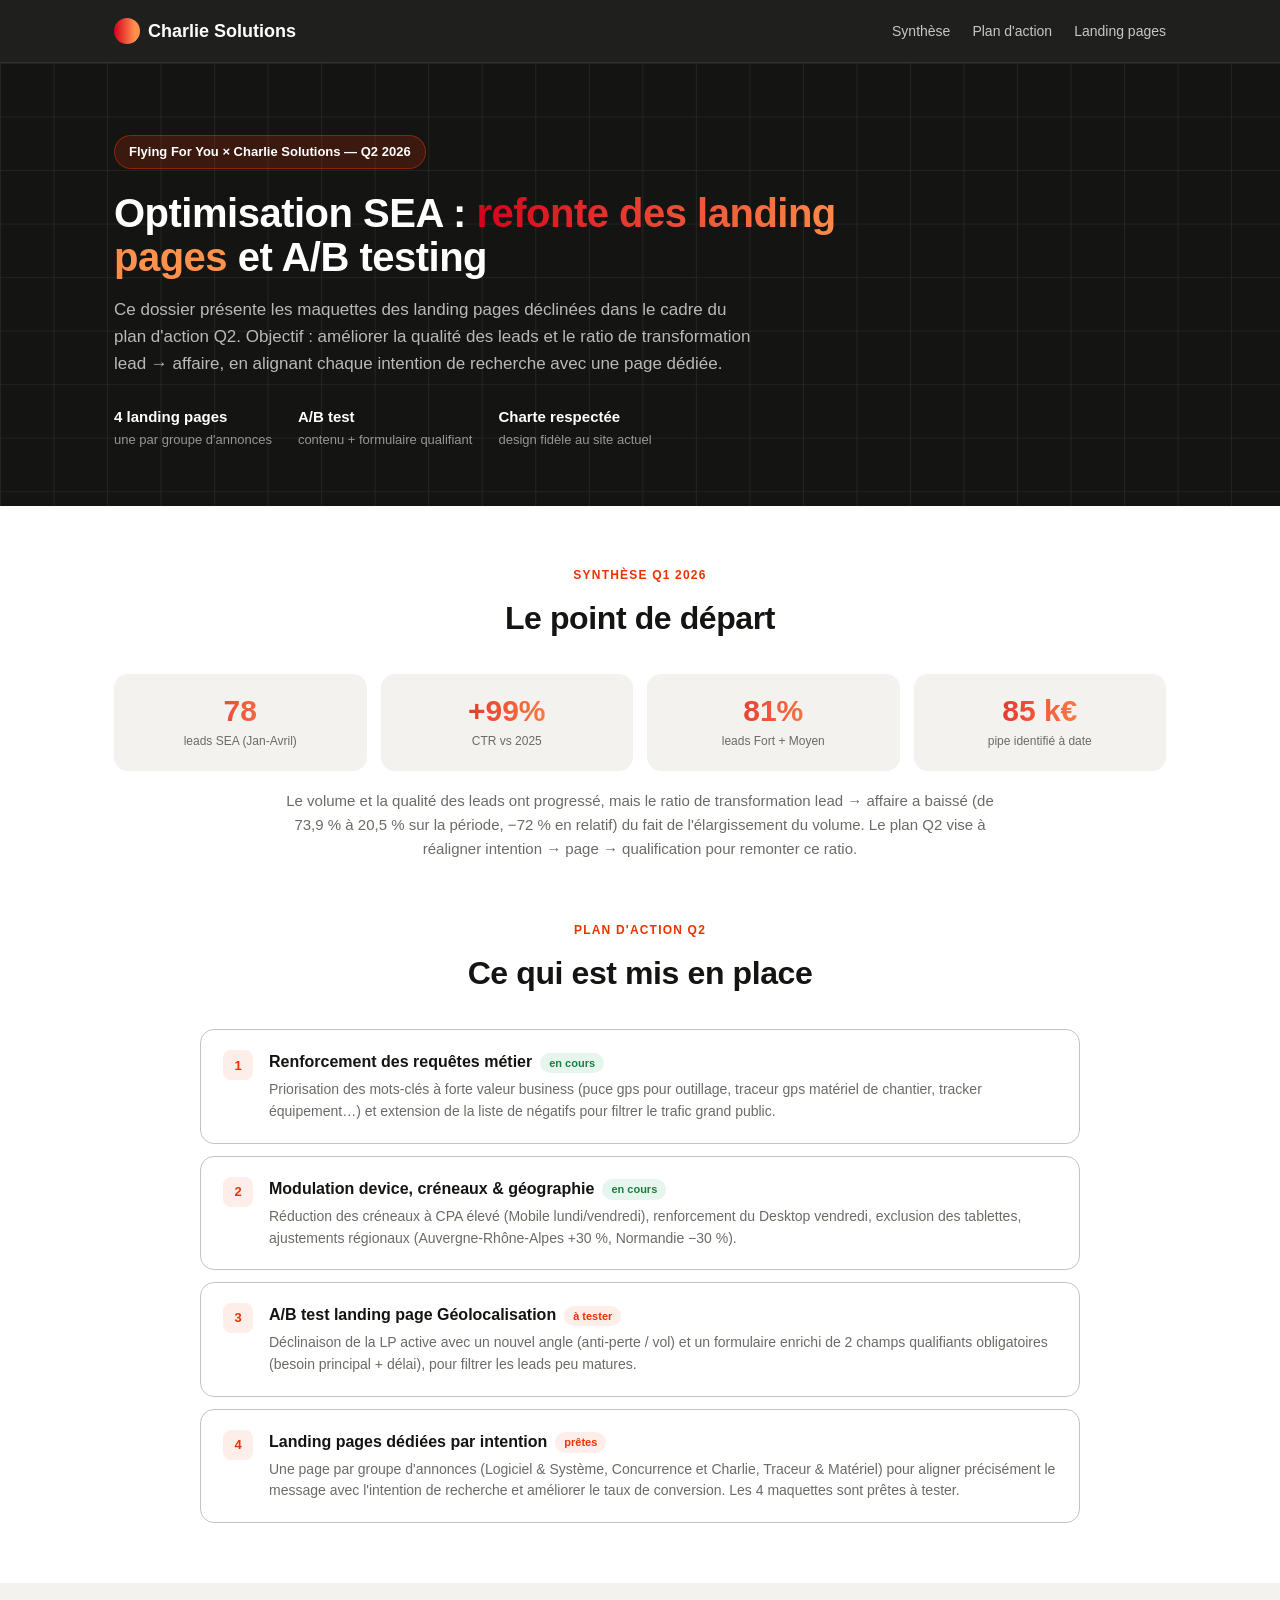
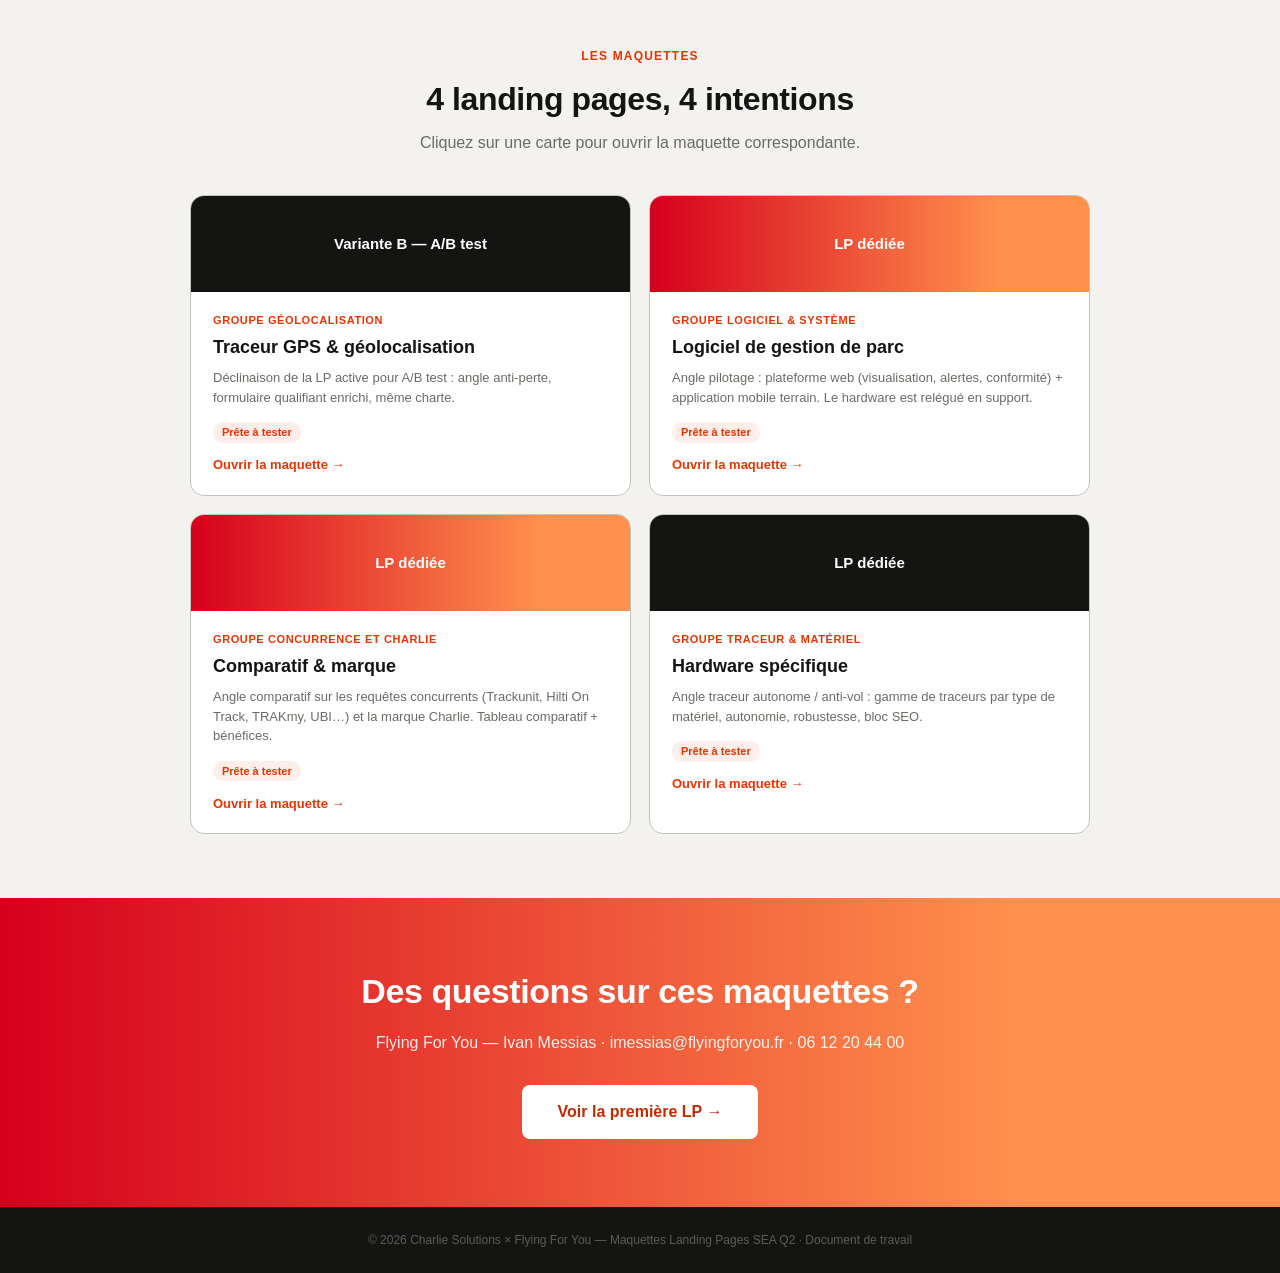
<file: index.html>
<!DOCTYPE html>
<html lang="fr">
<head>
<meta charset="UTF-8">
<meta name="viewport" content="width=device-width, initial-scale=1.0">
<title>Charlie Solutions — Maquettes Landing Pages SEA | Flying For You</title>
<link rel="stylesheet" href="assets/styles.css">
<style>
.intro{padding:72px 0 56px;background:var(--noir);color:#fff;position:relative;overflow:hidden}
.intro .vbg{position:absolute;inset:0;opacity:.12}
.intro .wrap{position:relative;z-index:2}
.intro .eyebrow{display:inline-flex;align-items:center;gap:7px;background:rgba(235,51,0,.18);border:1px solid rgba(235,51,0,.45);color:#fff;font-size:13px;font-weight:600;padding:6px 14px;border-radius:100px;margin-bottom:22px}
.intro h1{font-size:40px;font-weight:700;letter-spacing:-.5px;line-height:1.12;max-width:760px;margin-bottom:16px}
.intro h1 .hl{background:var(--grad);-webkit-background-clip:text;background-clip:text;-webkit-text-fill-color:transparent}
.intro p{font-size:17px;color:rgba(255,255,255,.7);max-width:640px;line-height:1.6}
.intro .meta{display:flex;gap:26px;flex-wrap:wrap;margin-top:28px}
.intro .meta div{font-size:13px;color:rgba(255,255,255,.55)}
.intro .meta strong{display:block;color:#fff;font-size:15px;font-weight:600;margin-bottom:2px}

.recap{padding:60px 0}
.recap-grid{display:grid;grid-template-columns:repeat(4,1fr);gap:14px;margin-bottom:14px}
.kpi{background:var(--g100);border-radius:var(--rl);padding:22px 18px;text-align:center}
.kpi .n{font-size:30px;font-weight:700;background:var(--grad);-webkit-background-clip:text;background-clip:text;-webkit-text-fill-color:transparent;line-height:1}
.kpi .l{font-size:12px;color:var(--g500);margin-top:7px;line-height:1.4}

.actions{padding:0 0 60px}
.act-list{display:flex;flex-direction:column;gap:12px;max-width:880px;margin:0 auto}
.act{display:flex;gap:16px;align-items:flex-start;background:#fff;border:1px solid var(--g300);border-radius:var(--rl);padding:20px 22px}
.act .badge{flex-shrink:0;width:30px;height:30px;border-radius:8px;background:var(--or-l);color:var(--or);font-weight:700;font-size:13px;display:flex;align-items:center;justify-content:center}
.act h3{font-size:16px;font-weight:700;margin-bottom:5px}
.act p{font-size:14px;color:var(--g500);line-height:1.55}
.act .tag{display:inline-block;font-size:11px;font-weight:600;padding:2px 9px;border-radius:100px;margin-left:8px;vertical-align:middle}
.tag-on{background:#e7f6ec;color:#1a7f43}
.tag-test{background:var(--or-l);color:var(--or)}
.tag-soon{background:var(--g100);color:var(--g500)}

.lps{padding:64px 0;background:var(--g100)}
.lp-tabs{display:grid;grid-template-columns:repeat(2,1fr);gap:18px;max-width:900px;margin:0 auto}
.lp-tab{background:#fff;border:1px solid var(--g300);border-radius:var(--rl);overflow:hidden;text-decoration:none;color:inherit;transition:transform .2s,box-shadow .2s;display:flex;flex-direction:column}
.lp-tab:hover{transform:translateY(-4px);box-shadow:var(--shadow)}
.lp-tab .head{height:96px;display:flex;align-items:center;justify-content:center;position:relative}
.lp-tab .head.h1{background:var(--noir)}
.lp-tab .head.h2{background:var(--grad)}
.lp-tab .head.h3{background:var(--g700)}
.lp-tab .head.h4{background:var(--g700)}
.lp-tab .head span{color:#fff;font-weight:700;font-size:15px}
.lp-tab .body{padding:20px 22px;flex:1}
.lp-tab .grp{font-size:11px;font-weight:700;color:var(--or);text-transform:uppercase;letter-spacing:.6px;margin-bottom:6px}
.lp-tab h3{font-size:18px;font-weight:700;margin-bottom:7px}
.lp-tab p{font-size:13px;color:var(--g500);line-height:1.5;margin-bottom:12px}
.lp-tab .go{font-size:13px;font-weight:600;color:var(--or)}
.st{display:inline-block;font-size:11px;font-weight:600;padding:2px 9px;border-radius:100px}
@media(max-width:900px){.recap-grid{grid-template-columns:repeat(2,1fr)}.lp-tabs{grid-template-columns:1fr}.intro h1{font-size:30px}}
</style>
</head>
<body>

<nav class="nav">
  <div class="nav-i">
    <a href="index.html" class="logo"><span class="logo-dot"></span>Charlie Solutions</a>
    <div class="nav-links">
      <a href="#recap">Synthèse</a>
      <a href="#actions">Plan d'action</a>
      <a href="#lps">Landing pages</a>
    </div>
  </div>
</nav>

<!-- INTRO -->
<section class="intro">
  <div class="vbg"><svg viewBox="0 0 1100 400" preserveAspectRatio="xMidYMid slice" xmlns="http://www.w3.org/2000/svg"><defs><pattern id="gi" width="46" height="46" patternUnits="userSpaceOnUse"><path d="M46 0H0V46" fill="none" stroke="#fff" stroke-width="1"/></pattern></defs><rect width="1100" height="400" fill="url(#gi)"/></svg></div>
  <div class="wrap">
    <div class="eyebrow">Flying For You × Charlie Solutions — Q2 2026</div>
    <h1>Optimisation SEA : <span class="hl">refonte des landing pages</span> et A/B testing</h1>
    <p>Ce dossier présente les maquettes des landing pages déclinées dans le cadre du plan d'action Q2. Objectif : améliorer la qualité des leads et le ratio de transformation lead → affaire, en alignant chaque intention de recherche avec une page dédiée.</p>
    <div class="meta">
      <div><strong>4 landing pages</strong>une par groupe d'annonces</div>
      <div><strong>A/B test</strong>contenu + formulaire qualifiant</div>
      <div><strong>Charte respectée</strong>design fidèle au site actuel</div>
    </div>
  </div>
</section>

<!-- RECAP -->
<section class="recap" id="recap">
  <div class="wrap">
    <p class="sec-tag">Synthèse Q1 2026</p>
    <h2 class="sec-h2" style="margin-bottom:32px">Le point de départ</h2>
    <div class="recap-grid">
      <div class="kpi"><div class="n">78</div><div class="l">leads SEA (Jan-Avril)</div></div>
      <div class="kpi"><div class="n">+99%</div><div class="l">CTR vs 2025</div></div>
      <div class="kpi"><div class="n">81%</div><div class="l">leads Fort + Moyen</div></div>
      <div class="kpi"><div class="n">85 k€</div><div class="l">pipe identifié à date</div></div>
    </div>
    <p style="text-align:center;color:var(--g500);font-size:15px;max-width:720px;margin:18px auto 0;line-height:1.6">Le volume et la qualité des leads ont progressé, mais le ratio de transformation lead → affaire a baissé (de 73,9 % à 20,5 % sur la période, −72 % en relatif) du fait de l'élargissement du volume. Le plan Q2 vise à réaligner intention → page → qualification pour remonter ce ratio.</p>
  </div>
</section>

<!-- ACTIONS -->
<section class="actions" id="actions">
  <div class="wrap">
    <p class="sec-tag">Plan d'action Q2</p>
    <h2 class="sec-h2" style="margin-bottom:32px">Ce qui est mis en place</h2>
    <div class="act-list">
      <div class="act"><div class="badge">1</div><div><h3>Renforcement des requêtes métier<span class="tag tag-on">en cours</span></h3><p>Priorisation des mots-clés à forte valeur business (puce gps pour outillage, traceur gps matériel de chantier, tracker équipement…) et extension de la liste de négatifs pour filtrer le trafic grand public.</p></div></div>
      <div class="act"><div class="badge">2</div><div><h3>Modulation device, créneaux &amp; géographie<span class="tag tag-on">en cours</span></h3><p>Réduction des créneaux à CPA élevé (Mobile lundi/vendredi), renforcement du Desktop vendredi, exclusion des tablettes, ajustements régionaux (Auvergne-Rhône-Alpes +30 %, Normandie −30 %).</p></div></div>
      <div class="act"><div class="badge">3</div><div><h3>A/B test landing page Géolocalisation<span class="tag tag-test">à tester</span></h3><p>Déclinaison de la LP active avec un nouvel angle (anti-perte / vol) et un formulaire enrichi de 2 champs qualifiants obligatoires (besoin principal + délai), pour filtrer les leads peu matures.</p></div></div>
      <div class="act"><div class="badge">4</div><div><h3>Landing pages dédiées par intention<span class="tag tag-test">prêtes</span></h3><p>Une page par groupe d'annonces (Logiciel &amp; Système, Concurrence et Charlie, Traceur &amp; Matériel) pour aligner précisément le message avec l'intention de recherche et améliorer le taux de conversion. Les 4 maquettes sont prêtes à tester.</p></div></div>
    </div>
  </div>
</section>

<!-- LANDING PAGES -->
<section class="lps" id="lps">
  <div class="wrap">
    <p class="sec-tag">Les maquettes</p>
    <h2 class="sec-h2" style="margin-bottom:8px">4 landing pages, 4 intentions</h2>
    <p class="sec-intro">Cliquez sur une carte pour ouvrir la maquette correspondante.</p>
    <div class="lp-tabs">
      <a class="lp-tab" href="geolocalisation.html" target="_blank" rel="noopener">
        <div class="head h1"><span>Variante B — A/B test</span></div>
        <div class="body">
          <div class="grp">Groupe Géolocalisation</div>
          <h3>Traceur GPS &amp; géolocalisation</h3>
          <p>Déclinaison de la LP active pour A/B test : angle anti-perte, formulaire qualifiant enrichi, même charte.</p>
          <span class="st tag-test">Prête à tester</span>
          <div class="go" style="margin-top:12px">Ouvrir la maquette →</div>
        </div>
      </a>
      <a class="lp-tab" href="logiciel.html" target="_blank" rel="noopener">
        <div class="head h2"><span>LP dédiée</span></div>
        <div class="body">
          <div class="grp">Groupe Logiciel &amp; Système</div>
          <h3>Logiciel de gestion de parc</h3>
          <p>Angle pilotage : plateforme web (visualisation, alertes, conformité) + application mobile terrain. Le hardware est relégué en support.</p>
          <span class="st tag-test">Prête à tester</span>
          <div class="go" style="margin-top:12px">Ouvrir la maquette →</div>
        </div>
      </a>
      <a class="lp-tab" href="concurrence.html" target="_blank" rel="noopener">
        <div class="head h2"><span>LP dédiée</span></div>
        <div class="body">
          <div class="grp">Groupe Concurrence et Charlie</div>
          <h3>Comparatif &amp; marque</h3>
          <p>Angle comparatif sur les requêtes concurrents (Trackunit, Hilti On Track, TRAKmy, UBI…) et la marque Charlie. Tableau comparatif + bénéfices.</p>
          <span class="st tag-test">Prête à tester</span>
          <div class="go" style="margin-top:12px">Ouvrir la maquette →</div>
        </div>
      </a>
      <a class="lp-tab" href="traceur-materiel.html" target="_blank" rel="noopener">
        <div class="head h1"><span>LP dédiée</span></div>
        <div class="body">
          <div class="grp">Groupe Traceur &amp; Matériel</div>
          <h3>Hardware spécifique</h3>
          <p>Angle traceur autonome / anti-vol : gamme de traceurs par type de matériel, autonomie, robustesse, bloc SEO.</p>
          <span class="st tag-test">Prête à tester</span>
          <div class="go" style="margin-top:12px">Ouvrir la maquette →</div>
        </div>
      </a>
    </div>
  </div>
</section>

<!-- CTA -->
<section class="cta">
  <div class="wrap">
    <h2>Des questions sur ces maquettes ?</h2>
    <p>Flying For You — Ivan Messias · imessias@flyingforyou.fr · 06 12 20 44 00</p>
    <a href="geolocalisation.html" class="cta-btn" target="_blank" rel="noopener">Voir la première LP →</a>
  </div>
</section>

<footer><p>© 2026 Charlie Solutions × Flying For You — Maquettes Landing Pages SEA Q2 · Document de travail</p></footer>

</body>
</html>
</file>
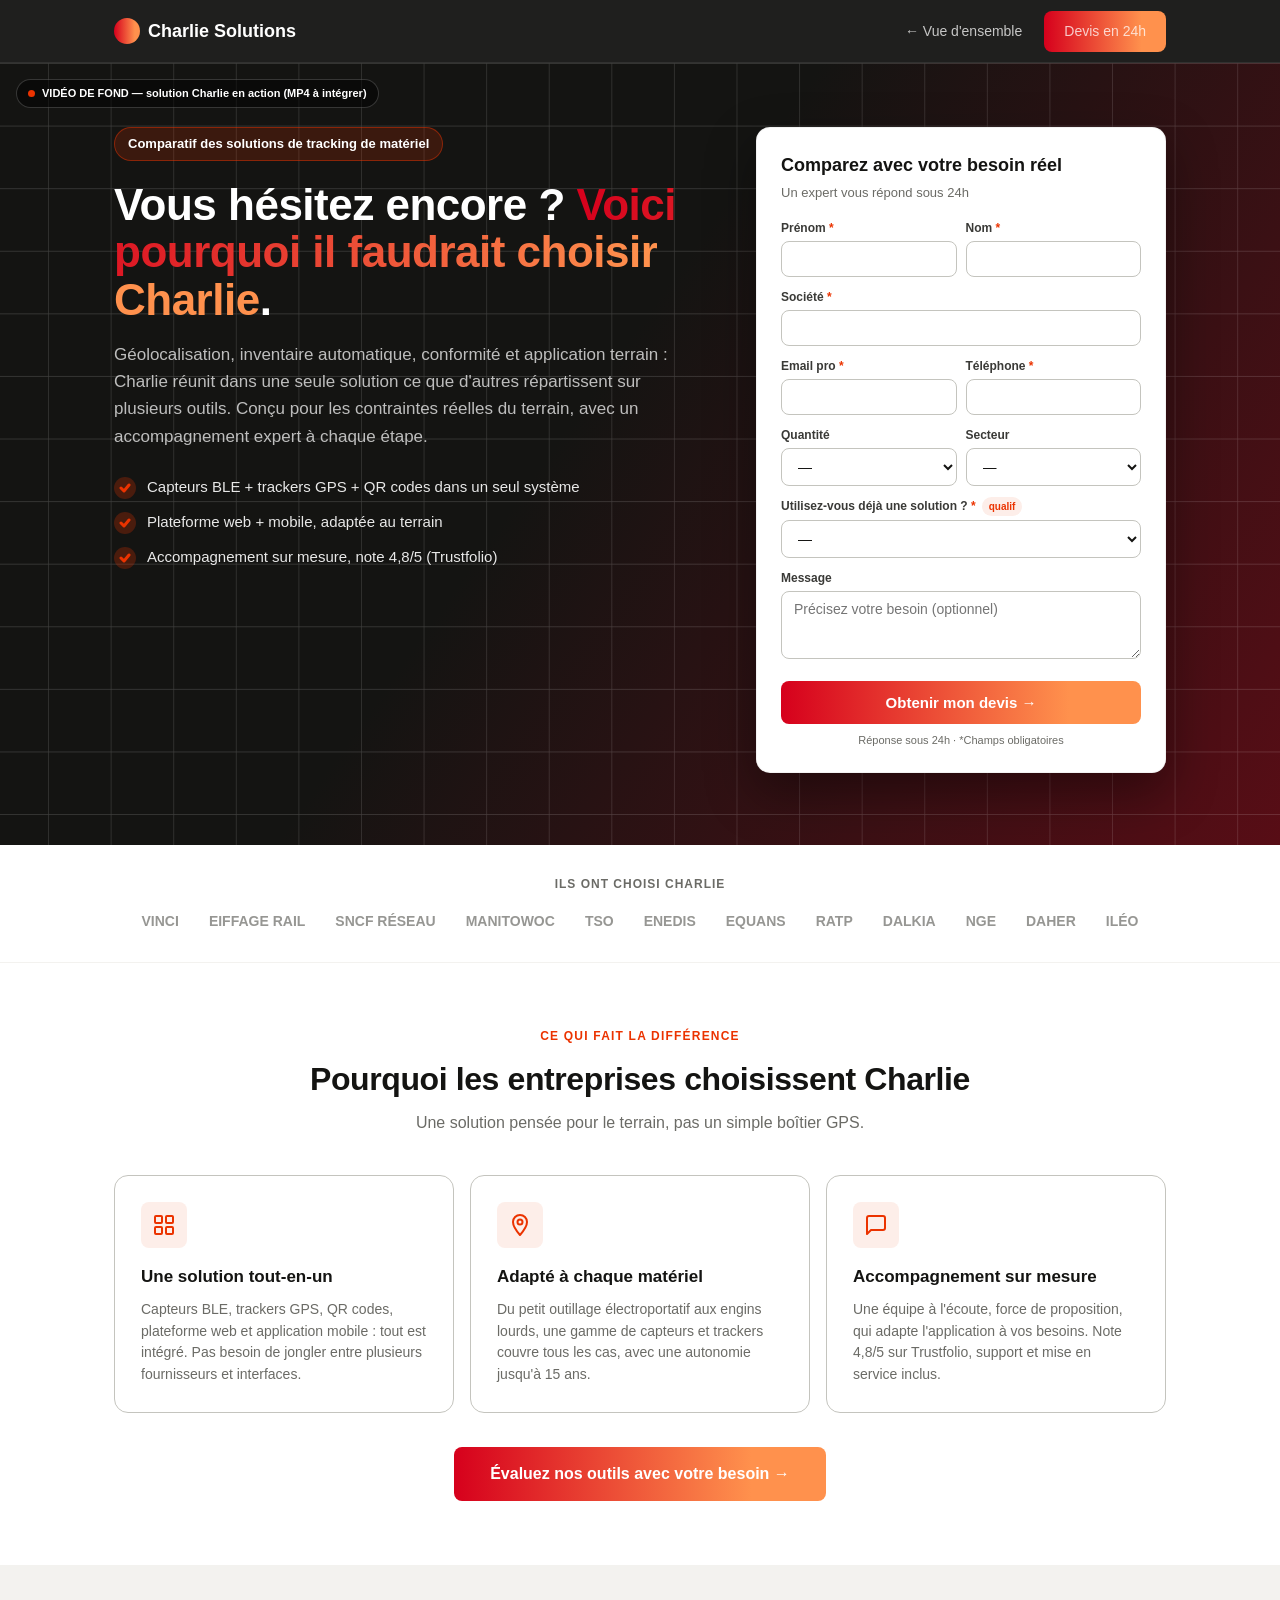
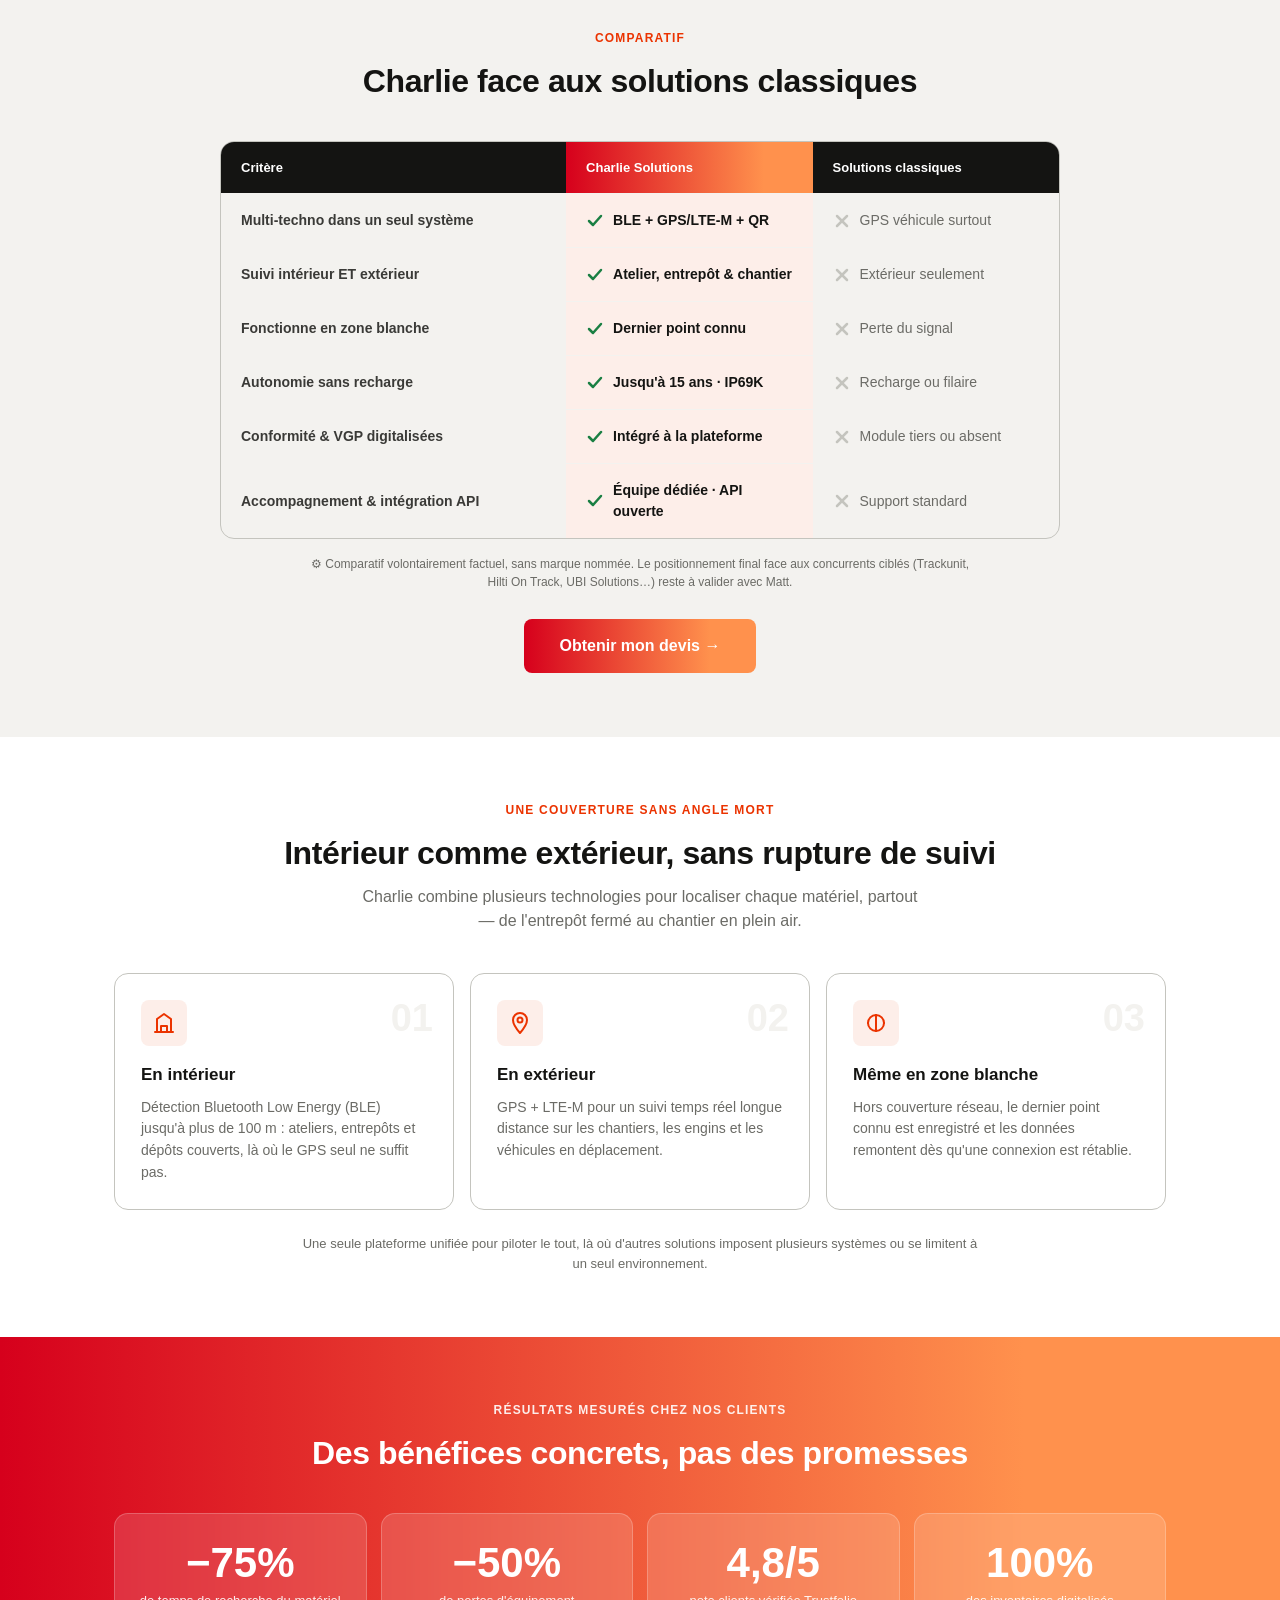
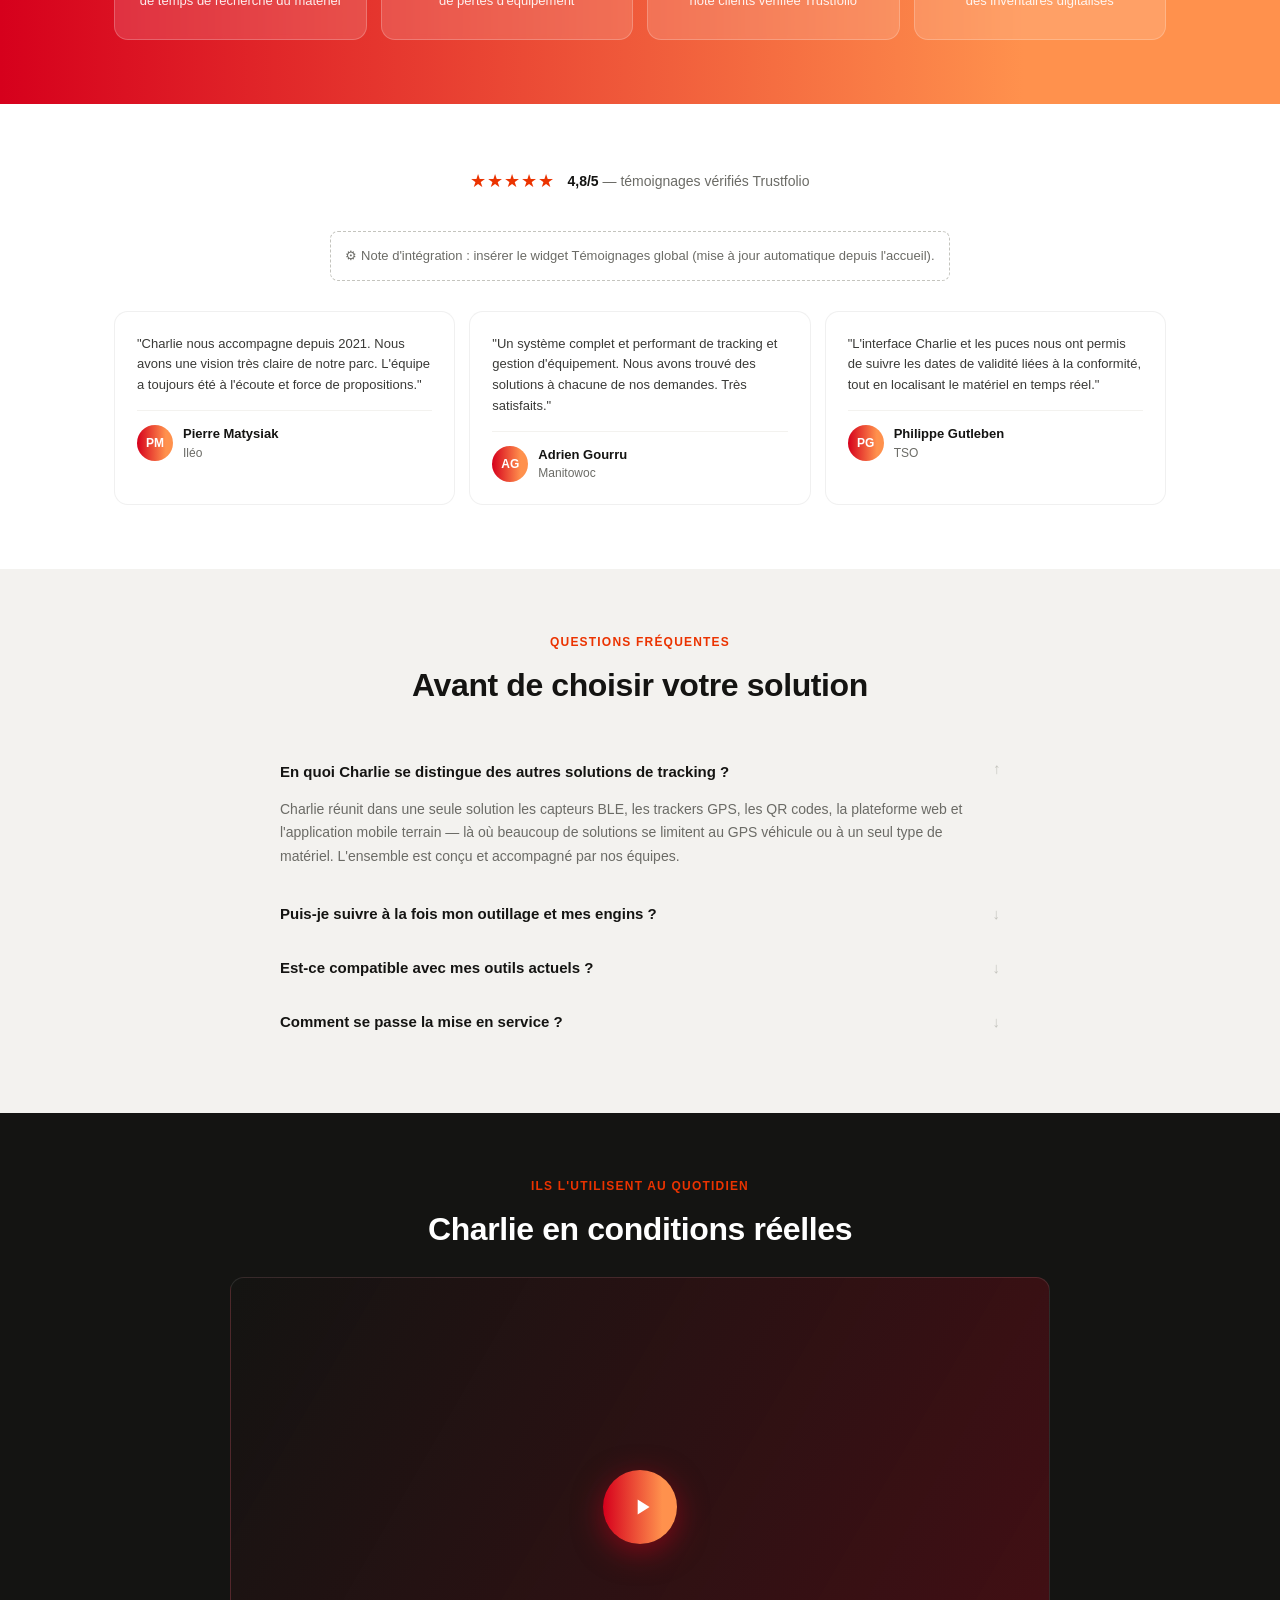
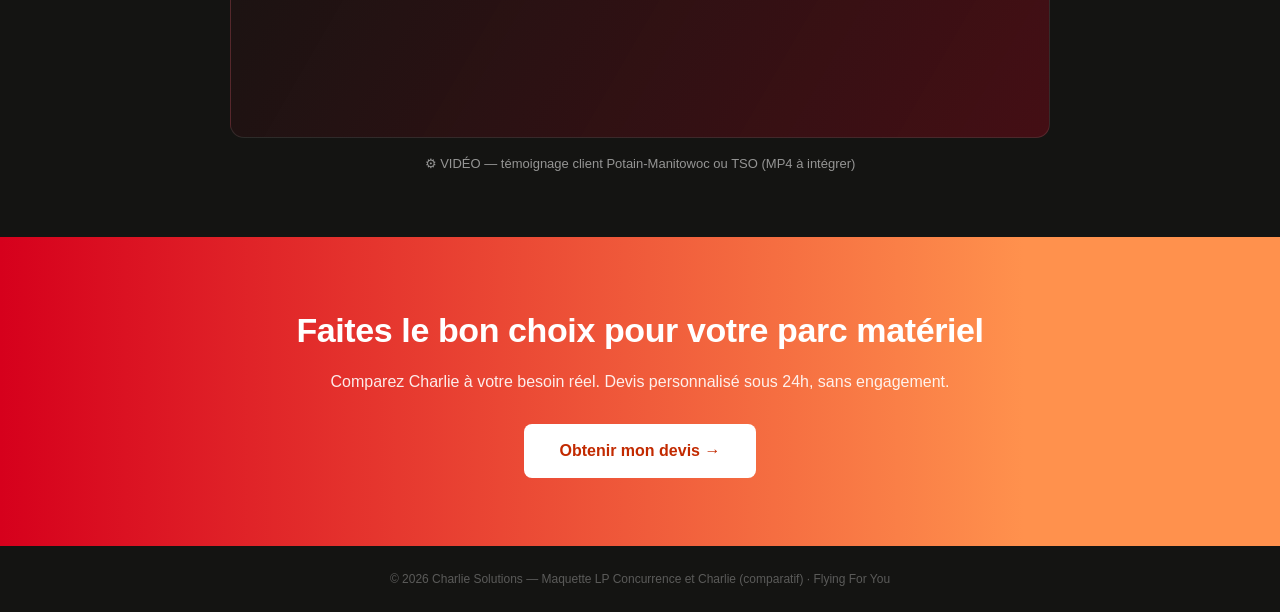
<file: concurrence.html>
<!DOCTYPE html>
<html lang="fr">
<head>
<meta charset="UTF-8">
<meta name="viewport" content="width=device-width, initial-scale=1.0">
<title>Charlie Solutions vs autres solutions de tracking de matériel | Comparatif</title>
<meta name="description" content="Vous comparez les solutions de géolocalisation et de tracking de matériel ? Découvrez pourquoi les entreprises du BTP choisissent Charlie Solutions. Devis en 24h.">
<link rel="stylesheet" href="assets/styles.css">
<style>
.cmp{max-width:840px;margin:0 auto;border:1px solid var(--g300);border-radius:var(--rl);overflow:hidden}
.cmp-row{display:grid;grid-template-columns:1.4fr 1fr 1fr}
.cmp-row > div{padding:16px 20px;border-bottom:1px solid var(--g100);display:flex;align-items:center;font-size:14px}
.cmp-row:last-child > div{border-bottom:none}
.cmp-head > div{background:var(--noir);color:#fff;font-weight:700;font-size:13px}
.cmp-head .charlie{background:var(--grad)}
.cmp .crit{color:var(--g700);font-weight:600}
.cmp .charlie-cell{background:var(--or-l);font-weight:600;color:var(--noir);gap:9px}
.cmp .other-cell{color:var(--g500);gap:9px}
.cmp svg{width:18px;height:18px;flex-shrink:0;fill:none;stroke-width:2.5;stroke-linecap:round;stroke-linejoin:round}
.cmp .yes svg{stroke:#1a7f43}
.cmp .no svg{stroke:#c4c4be}
.why-grid{display:grid;grid-template-columns:repeat(3,1fr);gap:16px}
.why-c{background:#fff;border:1px solid var(--g300);border-radius:var(--rl);padding:26px}
.why-c .ic{width:46px;height:46px;background:var(--or-l);border-radius:var(--r);display:flex;align-items:center;justify-content:center;margin-bottom:16px}
.why-c .ic svg{width:24px;height:24px;stroke:var(--or);fill:none;stroke-width:2;stroke-linecap:round;stroke-linejoin:round}
.why-c h3{font-size:17px;font-weight:700;margin-bottom:9px}
.why-c p{font-size:14px;color:var(--g500);line-height:1.55}
@media(max-width:900px){.why-grid{grid-template-columns:1fr}.cmp-row{grid-template-columns:1.2fr 1fr 1fr}.cmp-row > div{padding:12px;font-size:12px}}
</style>
</head>
<body>

<nav class="nav">
  <div class="nav-i">
    <a href="index.html" class="logo"><span class="logo-dot"></span>Charlie Solutions</a>
    <div class="nav-links"><a href="index.html">&larr; Vue d'ensemble</a><a href="#form" class="nav-cta">Devis en 24h</a></div>
  </div>
</nav>

<!-- HERO COMPARATIF -->
<section class="hero">
  <div class="hero-video-bg"><div class="vid-ph">
    <svg viewBox="0 0 1100 600" preserveAspectRatio="xMidYMid slice" xmlns="http://www.w3.org/2000/svg"><defs><pattern id="gc" width="48" height="48" patternUnits="userSpaceOnUse"><path d="M48 0H0V48" fill="none" stroke="#fff" stroke-width="1"/></pattern></defs><rect width="1100" height="600" fill="url(#gc)"/></svg>
  </div></div>
  <span class="vid-tag"><span class="dot"></span>VIDÉO DE FOND — solution Charlie en action (MP4 à intégrer)</span>
  <div class="wrap">
    <div class="hero-grid">
      <div>
        <div class="hero-eyebrow">Comparatif des solutions de tracking de matériel</div>
        <h1>Vous hésitez encore ? <span class="hl">Voici pourquoi il faudrait choisir Charlie</span>.</h1>
        <p class="hero-sub">Géolocalisation, inventaire automatique, conformité et application terrain : Charlie réunit dans une seule solution ce que d'autres répartissent sur plusieurs outils. Conçu pour les contraintes réelles du terrain, avec un accompagnement expert à chaque étape.</p>
        <div class="hero-bullets">
          <div class="hb"><span class="hb-ic"><svg viewBox="0 0 12 12"><polyline points="2,6 5,9 10,3"/></svg></span>Capteurs BLE + trackers GPS + QR codes dans un seul système</div>
          <div class="hb"><span class="hb-ic"><svg viewBox="0 0 12 12"><polyline points="2,6 5,9 10,3"/></svg></span>Plateforme web + mobile, adaptée au terrain</div>
          <div class="hb"><span class="hb-ic"><svg viewBox="0 0 12 12"><polyline points="2,6 5,9 10,3"/></svg></span>Accompagnement sur mesure, note 4,8/5 (Trustfolio)</div>
        </div>
      </div>
      <div class="form-card" id="form">
        <h2>Comparez avec votre besoin réel</h2>
        <p class="fsub">Un expert vous répond sous 24h</p>
        <div class="fg-row">
          <div class="fg"><label>Prénom <span class="req">*</span></label><input type="text"></div>
          <div class="fg"><label>Nom <span class="req">*</span></label><input type="text"></div>
        </div>
        <div class="fg"><label>Société <span class="req">*</span></label><input type="text"></div>
        <div class="fg-row">
          <div class="fg"><label>Email pro <span class="req">*</span></label><input type="email"></div>
          <div class="fg"><label>Téléphone <span class="req">*</span></label><input type="tel"></div>
        </div>
        <div class="fg-row">
          <div class="fg"><label>Quantité</label><select><option value="">—</option><option>0-100</option><option>100-250</option><option>250-500</option><option>500-1000</option><option>+1000</option></select></div>
          <div class="fg"><label>Secteur</label><select><option value="">—</option><option>Bâtiment</option><option>TP</option><option>Ferroviaire</option><option>Recyclage</option><option>Énergie</option><option>Industrie</option><option>Logistique</option><option>Collectivités</option><option>Autre</option></select></div>
        </div>
        <div class="fg"><label>Utilisez-vous déjà une solution ? <span class="req">*</span><span class="new-badge">qualif</span></label>
          <select><option value="">—</option><option>Non, c'est un premier projet</option><option>Oui, je compare / veux changer</option><option>Oui, en complément</option></select>
        </div>
        <div class="fg"><label>Message</label><textarea rows="3" style="height:auto;min-height:68px;resize:vertical" placeholder="Précisez votre besoin (optionnel)"></textarea></div>
        <button class="form-btn">Obtenir mon devis →</button>
        <p class="form-foot">Réponse sous 24h · *Champs obligatoires</p>
      </div>
    </div>
  </div>
</section>

<!-- LOGOS -->
<section class="logos">
  <div class="wrap">
    <p>Ils ont choisi Charlie</p>
    <div class="logos-row">
      <span class="logo-chip">VINCI</span><span class="logo-chip">EIFFAGE RAIL</span><span class="logo-chip">SNCF RÉSEAU</span><span class="logo-chip">MANITOWOC</span><span class="logo-chip">TSO</span><span class="logo-chip">ENEDIS</span><span class="logo-chip">EQUANS</span><span class="logo-chip">RATP</span><span class="logo-chip">DALKIA</span><span class="logo-chip">NGE</span><span class="logo-chip">DAHER</span><span class="logo-chip">ILÉO</span>
    </div>
  </div>
</section>

<!-- POURQUOI CHARLIE -->
<section class="section">
  <div class="wrap">
    <p class="sec-tag">Ce qui fait la différence</p>
    <h2 class="sec-h2">Pourquoi les entreprises choisissent Charlie</h2>
    <p class="sec-intro">Une solution pensée pour le terrain, pas un simple boîtier GPS.</p>
    <div class="why-grid">
      <div class="why-c"><div class="ic"><svg viewBox="0 0 24 24"><rect x="3" y="3" width="7" height="7" rx="1"/><rect x="14" y="3" width="7" height="7" rx="1"/><rect x="3" y="14" width="7" height="7" rx="1"/><rect x="14" y="14" width="7" height="7" rx="1"/></svg></div><h3>Une solution tout-en-un</h3><p>Capteurs BLE, trackers GPS, QR codes, plateforme web et application mobile : tout est intégré. Pas besoin de jongler entre plusieurs fournisseurs et interfaces.</p></div>
      <div class="why-c"><div class="ic"><svg viewBox="0 0 24 24"><path d="M12 2a7 7 0 0 0-7 7c0 5 7 13 7 13s7-8 7-13a7 7 0 0 0-7-7z"/><circle cx="12" cy="9" r="2.5"/></svg></div><h3>Adapté à chaque matériel</h3><p>Du petit outillage électroportatif aux engins lourds, une gamme de capteurs et trackers couvre tous les cas, avec une autonomie jusqu'à 15 ans.</p></div>
      <div class="why-c"><div class="ic"><svg viewBox="0 0 24 24"><path d="M21 15a2 2 0 0 1-2 2H7l-4 4V5a2 2 0 0 1 2-2h14a2 2 0 0 1 2 2z"/></svg></div><h3>Accompagnement sur mesure</h3><p>Une équipe à l'écoute, force de proposition, qui adapte l'application à vos besoins. Note 4,8/5 sur Trustfolio, support et mise en service inclus.</p></div>
    </div>
    <div style="text-align:center;margin-top:34px"><a href="#form" class="cta-btn" style="background:var(--grad);color:#fff;display:inline-block">Évaluez nos outils avec votre besoin →</a></div>
  </div>
</section>

<!-- TABLEAU COMPARATIF -->
<section class="section gray">
  <div class="wrap">
    <p class="sec-tag">Comparatif</p>
    <h2 class="sec-h2" style="margin-bottom:36px">Charlie face aux solutions classiques</h2>
    <div class="cmp">
      <div class="cmp-row cmp-head">
        <div>Critère</div><div class="charlie">Charlie Solutions</div><div>Solutions classiques</div>
      </div>
      <div class="cmp-row">
        <div class="crit">Multi-techno dans un seul système</div>
        <div class="charlie-cell yes"><svg viewBox="0 0 18 18"><polyline points="3,9 7,13 15,4"/></svg>BLE + GPS/LTE-M + QR</div>
        <div class="other-cell no"><svg viewBox="0 0 18 18"><line x1="4" y1="4" x2="14" y2="14"/><line x1="14" y1="4" x2="4" y2="14"/></svg>GPS véhicule surtout</div>
      </div>
      <div class="cmp-row">
        <div class="crit">Suivi intérieur ET extérieur</div>
        <div class="charlie-cell yes"><svg viewBox="0 0 18 18"><polyline points="3,9 7,13 15,4"/></svg>Atelier, entrepôt &amp; chantier</div>
        <div class="other-cell no"><svg viewBox="0 0 18 18"><line x1="4" y1="4" x2="14" y2="14"/><line x1="14" y1="4" x2="4" y2="14"/></svg>Extérieur seulement</div>
      </div>
      <div class="cmp-row">
        <div class="crit">Fonctionne en zone blanche</div>
        <div class="charlie-cell yes"><svg viewBox="0 0 18 18"><polyline points="3,9 7,13 15,4"/></svg>Dernier point connu</div>
        <div class="other-cell no"><svg viewBox="0 0 18 18"><line x1="4" y1="4" x2="14" y2="14"/><line x1="14" y1="4" x2="4" y2="14"/></svg>Perte du signal</div>
      </div>
      <div class="cmp-row">
        <div class="crit">Autonomie sans recharge</div>
        <div class="charlie-cell yes"><svg viewBox="0 0 18 18"><polyline points="3,9 7,13 15,4"/></svg>Jusqu'à 15 ans · IP69K</div>
        <div class="other-cell no"><svg viewBox="0 0 18 18"><line x1="4" y1="4" x2="14" y2="14"/><line x1="14" y1="4" x2="4" y2="14"/></svg>Recharge ou filaire</div>
      </div>
      <div class="cmp-row">
        <div class="crit">Conformité &amp; VGP digitalisées</div>
        <div class="charlie-cell yes"><svg viewBox="0 0 18 18"><polyline points="3,9 7,13 15,4"/></svg>Intégré à la plateforme</div>
        <div class="other-cell no"><svg viewBox="0 0 18 18"><line x1="4" y1="4" x2="14" y2="14"/><line x1="14" y1="4" x2="4" y2="14"/></svg>Module tiers ou absent</div>
      </div>
      <div class="cmp-row">
        <div class="crit">Accompagnement &amp; intégration API</div>
        <div class="charlie-cell yes"><svg viewBox="0 0 18 18"><polyline points="3,9 7,13 15,4"/></svg>Équipe dédiée · API ouverte</div>
        <div class="other-cell no"><svg viewBox="0 0 18 18"><line x1="4" y1="4" x2="14" y2="14"/><line x1="14" y1="4" x2="4" y2="14"/></svg>Support standard</div>
      </div>
    </div>
    <p style="text-align:center;font-size:12px;color:var(--g500);margin-top:16px;max-width:680px;margin-left:auto;margin-right:auto">⚙ Comparatif volontairement factuel, sans marque nommée. Le positionnement final face aux concurrents ciblés (Trackunit, Hilti On Track, UBI Solutions…) reste à valider avec Matt.</p>
    <div style="text-align:center;margin-top:28px"><a href="#form" class="cta-btn" style="background:var(--grad);color:#fff;display:inline-block">Obtenir mon devis →</a></div>
  </div>
</section>

<!-- INTÉRIEUR / EXTÉRIEUR — multi-technologie (différenciateur face à UBI & co) -->
<section class="section">
  <div class="wrap">
    <p class="sec-tag">Une couverture sans angle mort</p>
    <h2 class="sec-h2">Intérieur comme extérieur, sans rupture de suivi</h2>
    <p class="sec-intro">Charlie combine plusieurs technologies pour localiser chaque matériel, partout — de l'entrepôt fermé au chantier en plein air.</p>
    <div class="how-grid">
      <div class="how-c"><div class="hc-ic"><svg viewBox="0 0 24 24"><path d="M3 21h18M5 21V8l7-5 7 5v13"/><path d="M9 21v-6h6v6"/></svg></div><h3>En intérieur</h3><p>Détection Bluetooth Low Energy (BLE) jusqu'à plus de 100 m : ateliers, entrepôts et dépôts couverts, là où le GPS seul ne suffit pas.</p></div>
      <div class="how-c"><div class="hc-ic"><svg viewBox="0 0 24 24"><path d="M12 2a7 7 0 0 0-7 7c0 5 7 13 7 13s7-8 7-13a7 7 0 0 0-7-7z"/><circle cx="12" cy="9" r="2.5"/></svg></div><h3>En extérieur</h3><p>GPS + LTE-M pour un suivi temps réel longue distance sur les chantiers, les engins et les véhicules en déplacement.</p></div>
      <div class="how-c"><div class="hc-ic"><svg viewBox="0 0 24 24"><path d="M4 12a8 8 0 0 1 8-8 8 8 0 0 1 8 8"/><path d="M4 12a8 8 0 0 0 8 8 8 8 0 0 0 8-8"/><path d="M12 4v16"/></svg></div><h3>Même en zone blanche</h3><p>Hors couverture réseau, le dernier point connu est enregistré et les données remontent dès qu'une connexion est rétablie.</p></div>
    </div>
    <p style="text-align:center;font-size:13px;color:var(--g500);margin-top:24px;max-width:680px;margin-left:auto;margin-right:auto">Une seule plateforme unifiée pour piloter le tout, là où d'autres solutions imposent plusieurs systèmes ou se limitent à un seul environnement.</p>
  </div>
</section>

<!-- STATS -->
<section class="section red">
  <div class="wrap">
    <p class="sec-tag">Résultats mesurés chez nos clients</p>
    <h2 class="sec-h2" style="margin-bottom:36px">Des bénéfices concrets, pas des promesses</h2>
    <div class="stats-grid">
      <div class="stat"><div class="num">−75%</div><div class="lbl">de temps de recherche du matériel</div></div>
      <div class="stat"><div class="num">−50%</div><div class="lbl">de pertes d'équipement</div></div>
      <div class="stat"><div class="num">4,8/5</div><div class="lbl">note clients vérifiée Trustfolio</div></div>
      <div class="stat"><div class="num">100%</div><div class="lbl">des inventaires digitalisés</div></div>
    </div>
  </div>
</section>

<!-- TESTIMONIALS -->
<section class="section">
  <div class="wrap">
    <div class="testi-head"><span style="color:var(--or);font-size:18px;letter-spacing:1px">★★★★★</span><span style="font-size:14px;color:var(--g500)"><strong style="color:var(--noir)">4,8/5</strong> — témoignages vérifiés Trustfolio</span></div>
    <div class="testi-note">⚙ Note d'intégration : insérer le widget Témoignages global (mise à jour automatique depuis l'accueil).</div>
    <div class="testi-grid">
      <div class="tc"><p class="q">"Charlie nous accompagne depuis 2021. Nous avons une vision très claire de notre parc. L'équipe a toujours été à l'écoute et force de propositions."</p><div class="a"><div class="av">PM</div><div><div class="nm">Pierre Matysiak</div><div class="co">Iléo</div></div></div></div>
      <div class="tc"><p class="q">"Un système complet et performant de tracking et gestion d'équipement. Nous avons trouvé des solutions à chacune de nos demandes. Très satisfaits."</p><div class="a"><div class="av">AG</div><div><div class="nm">Adrien Gourru</div><div class="co">Manitowoc</div></div></div></div>
      <div class="tc"><p class="q">"L'interface Charlie et les puces nous ont permis de suivre les dates de validité liées à la conformité, tout en localisant le matériel en temps réel."</p><div class="a"><div class="av">PG</div><div><div class="nm">Philippe Gutleben</div><div class="co">TSO</div></div></div></div>
    </div>
  </div>
</section>

<!-- FAQ comparatif -->
<section class="section gray">
  <div class="wrap">
    <p class="sec-tag">Questions fréquentes</p>
    <h2 class="sec-h2" style="margin-bottom:36px">Avant de choisir votre solution</h2>
    <div class="faq-wrap">
      <div class="faq-item open"><button class="faq-q" onclick="tf(this)">En quoi Charlie se distingue des autres solutions de tracking ?<span class="faq-ar">↓</span></button><div class="faq-a"><p>Charlie réunit dans une seule solution les capteurs BLE, les trackers GPS, les QR codes, la plateforme web et l'application mobile terrain — là où beaucoup de solutions se limitent au GPS véhicule ou à un seul type de matériel. L'ensemble est conçu et accompagné par nos équipes.</p></div></div>
      <div class="faq-item"><button class="faq-q" onclick="tf(this)">Puis-je suivre à la fois mon outillage et mes engins ?<span class="faq-ar">↓</span></button><div class="faq-a"><p>Oui. La gamme couvre le petit outillage électroportatif (capteurs Lite) jusqu'aux engins et véhicules (trackers GPS + LTE-M), avec une seule plateforme pour tout piloter.</p></div></div>
      <div class="faq-item"><button class="faq-q" onclick="tf(this)">Est-ce compatible avec mes outils actuels ?<span class="faq-ar">↓</span></button><div class="faq-a"><p>Oui, l'API Charlie permet l'intégration avec la plupart des ERP et WMS. De nombreux clients l'ont déjà connectée à leurs outils internes, avec accompagnement technique.</p></div></div>
      <div class="faq-item"><button class="faq-q" onclick="tf(this)">Comment se passe la mise en service ?<span class="faq-ar">↓</span></button><div class="faq-a"><p>Les capteurs se posent sans outil (adhésif, vis, rivet ou aimant) et nos équipes vous accompagnent à la mise en service, avec un support technique et une adaptation de l'application à vos besoins.</p></div></div>
    </div>
  </div>
</section>

<!-- VIDÉO RÉASSURANCE -->
<section class="video-sec">
  <div class="wrap">
    <p class="sec-tag">Ils l'utilisent au quotidien</p>
    <h2 class="sec-h2">Charlie en conditions réelles</h2>
    <div class="video-frame"><div class="play-btn"><svg viewBox="0 0 24 24"><path d="M8 5v14l11-7z"/></svg></div></div>
    <p class="video-cap">⚙ VIDÉO — témoignage client Potain-Manitowoc ou TSO (MP4 à intégrer)</p>
  </div>
</section>

<!-- CTA -->
<section class="cta">
  <div class="wrap">
    <h2>Faites le bon choix pour votre parc matériel</h2>
    <p>Comparez Charlie à votre besoin réel. Devis personnalisé sous 24h, sans engagement.</p>
    <a href="#form" class="cta-btn">Obtenir mon devis →</a>
  </div>
</section>

<footer><p>© 2026 Charlie Solutions — Maquette LP Concurrence et Charlie (comparatif) · Flying For You</p></footer>

<script>
function tf(b){var i=b.closest('.faq-item');var o=i.classList.contains('open');document.querySelectorAll('.faq-item.open').forEach(function(e){e.classList.remove('open')});if(!o)i.classList.add('open')}
</script>
</body>
</html>
</file>
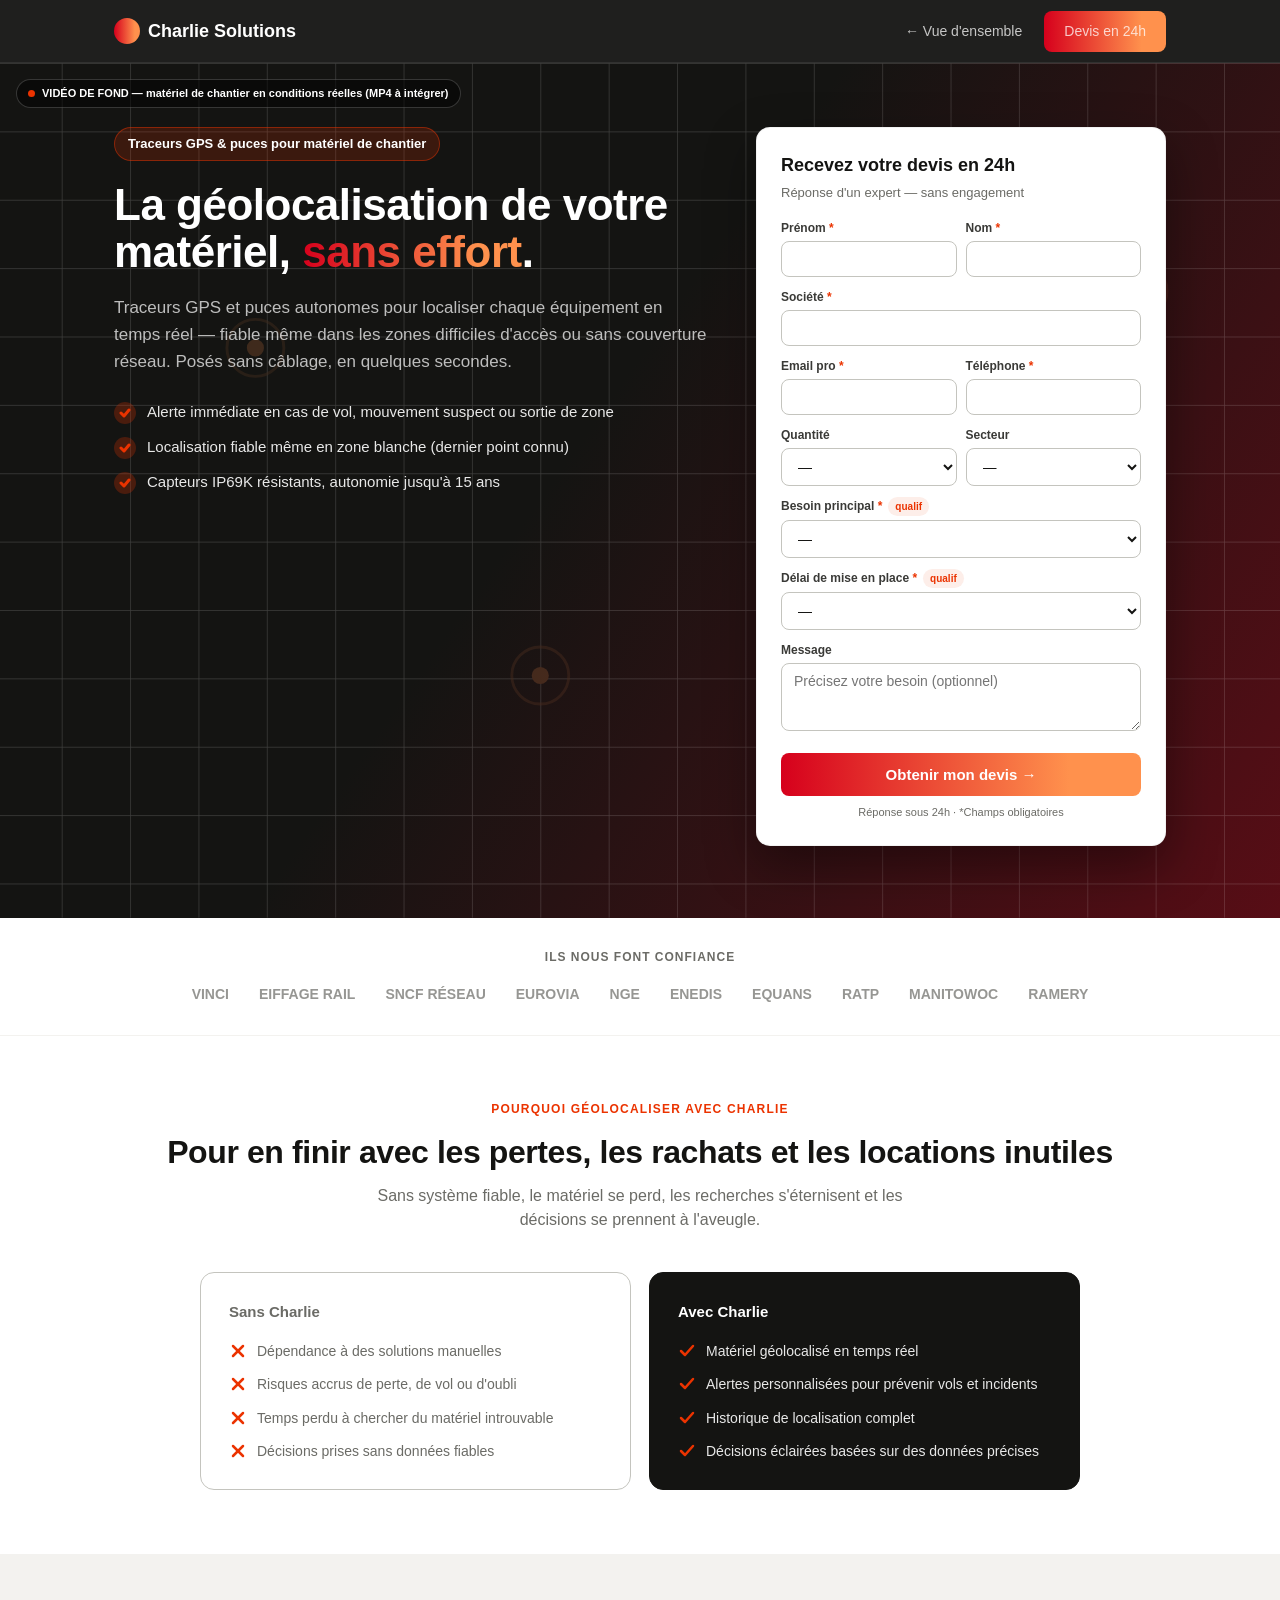
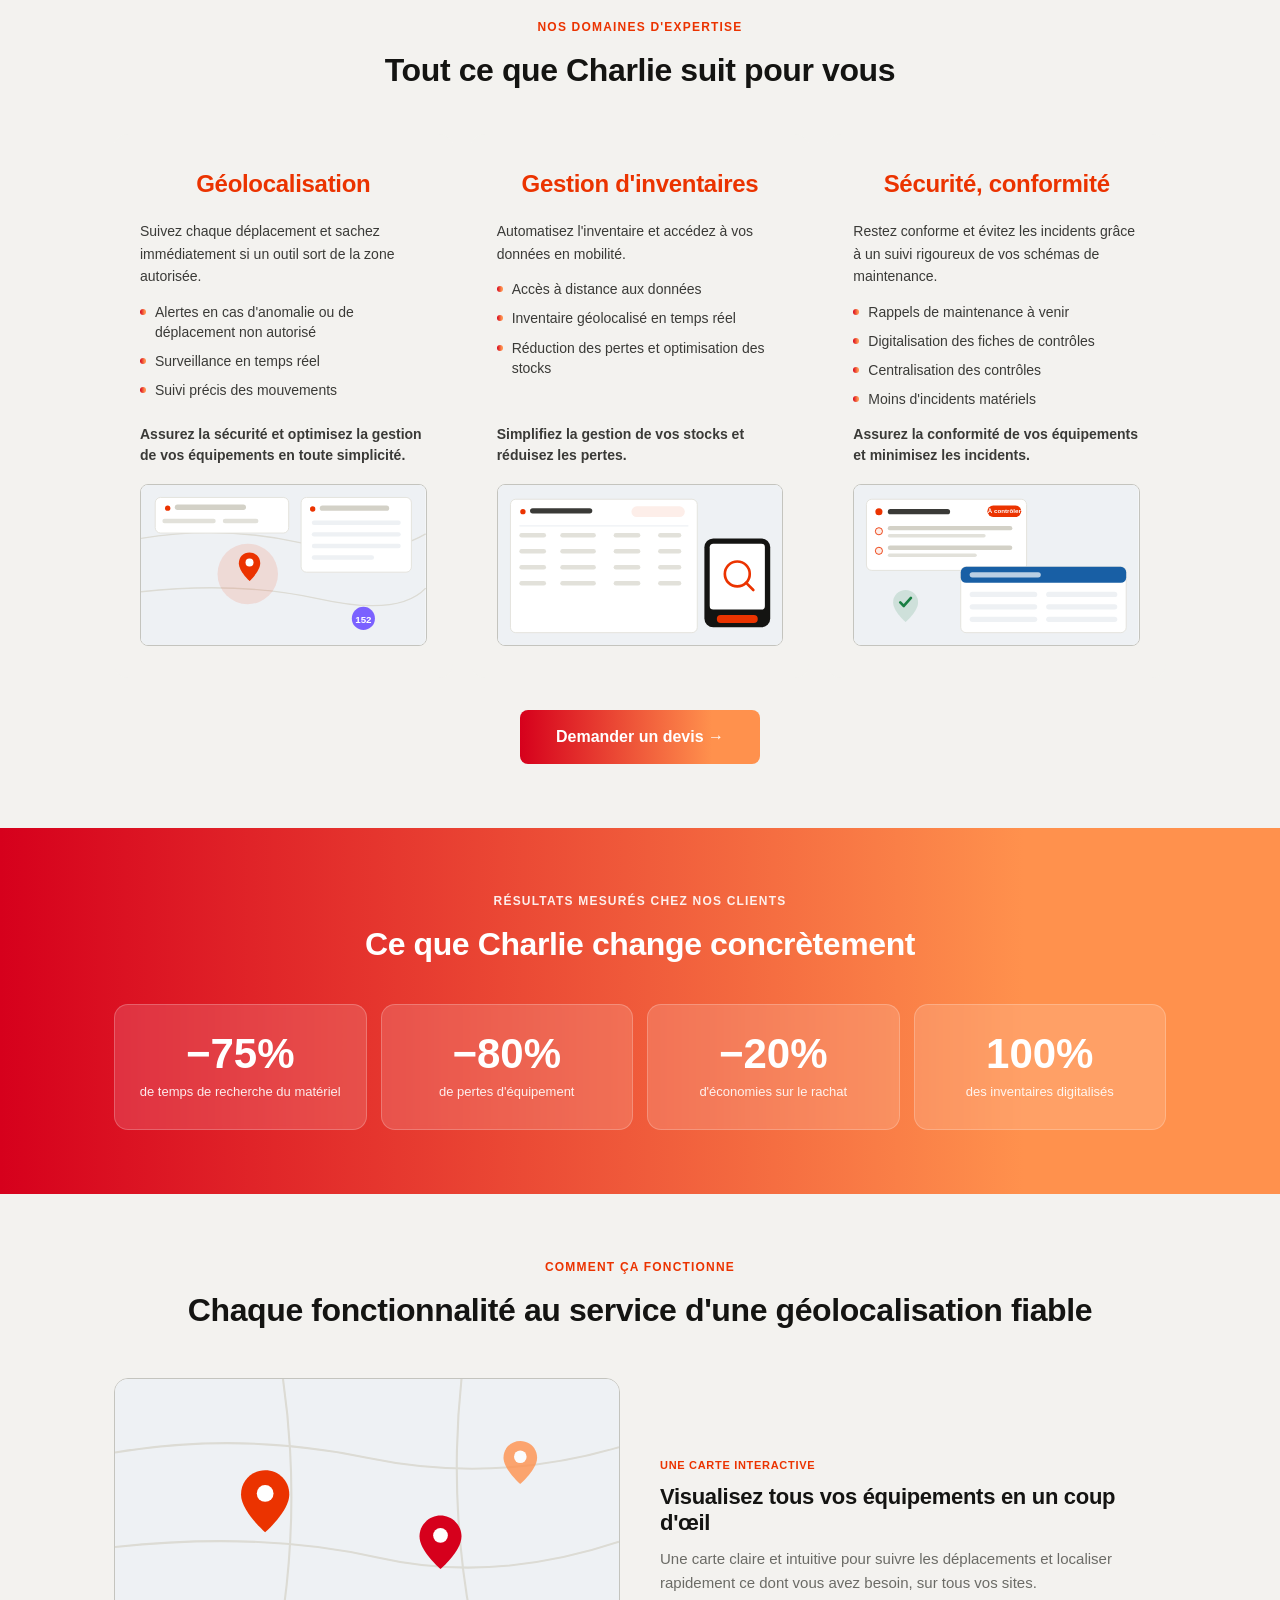
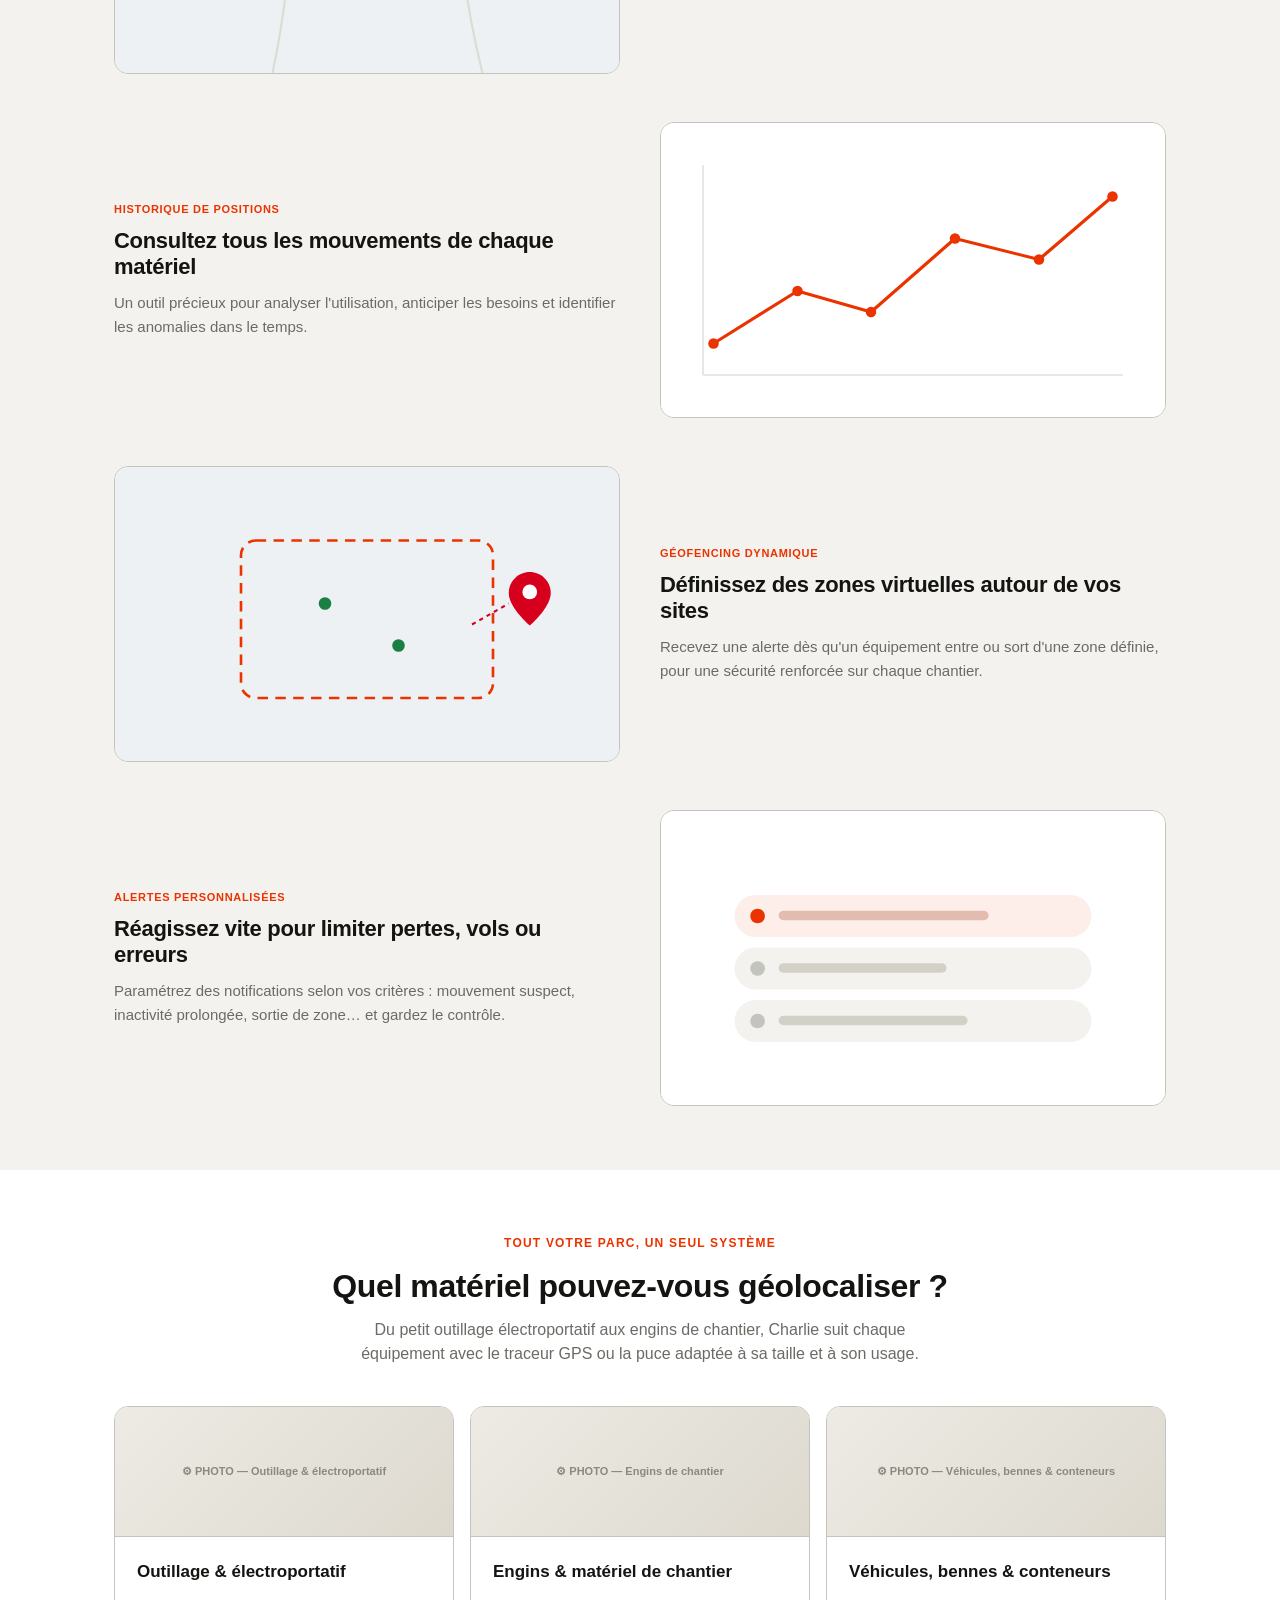
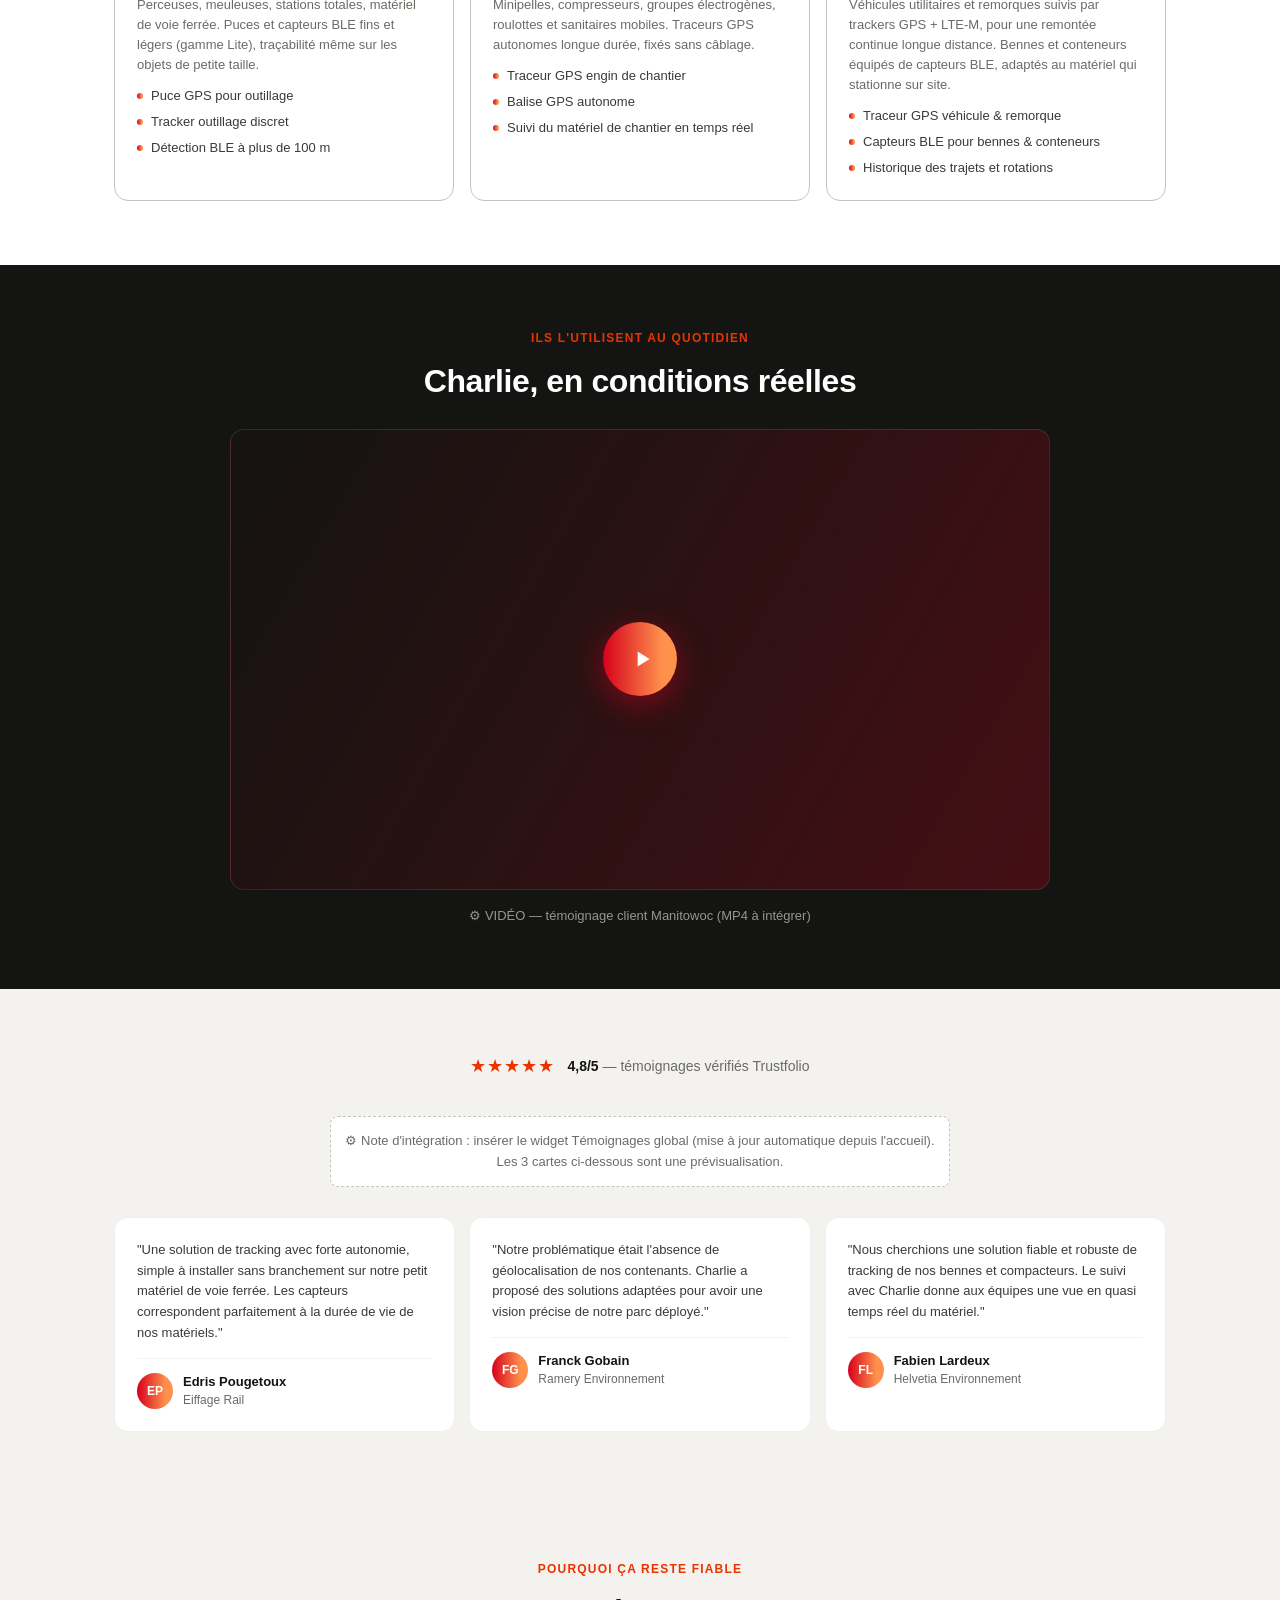
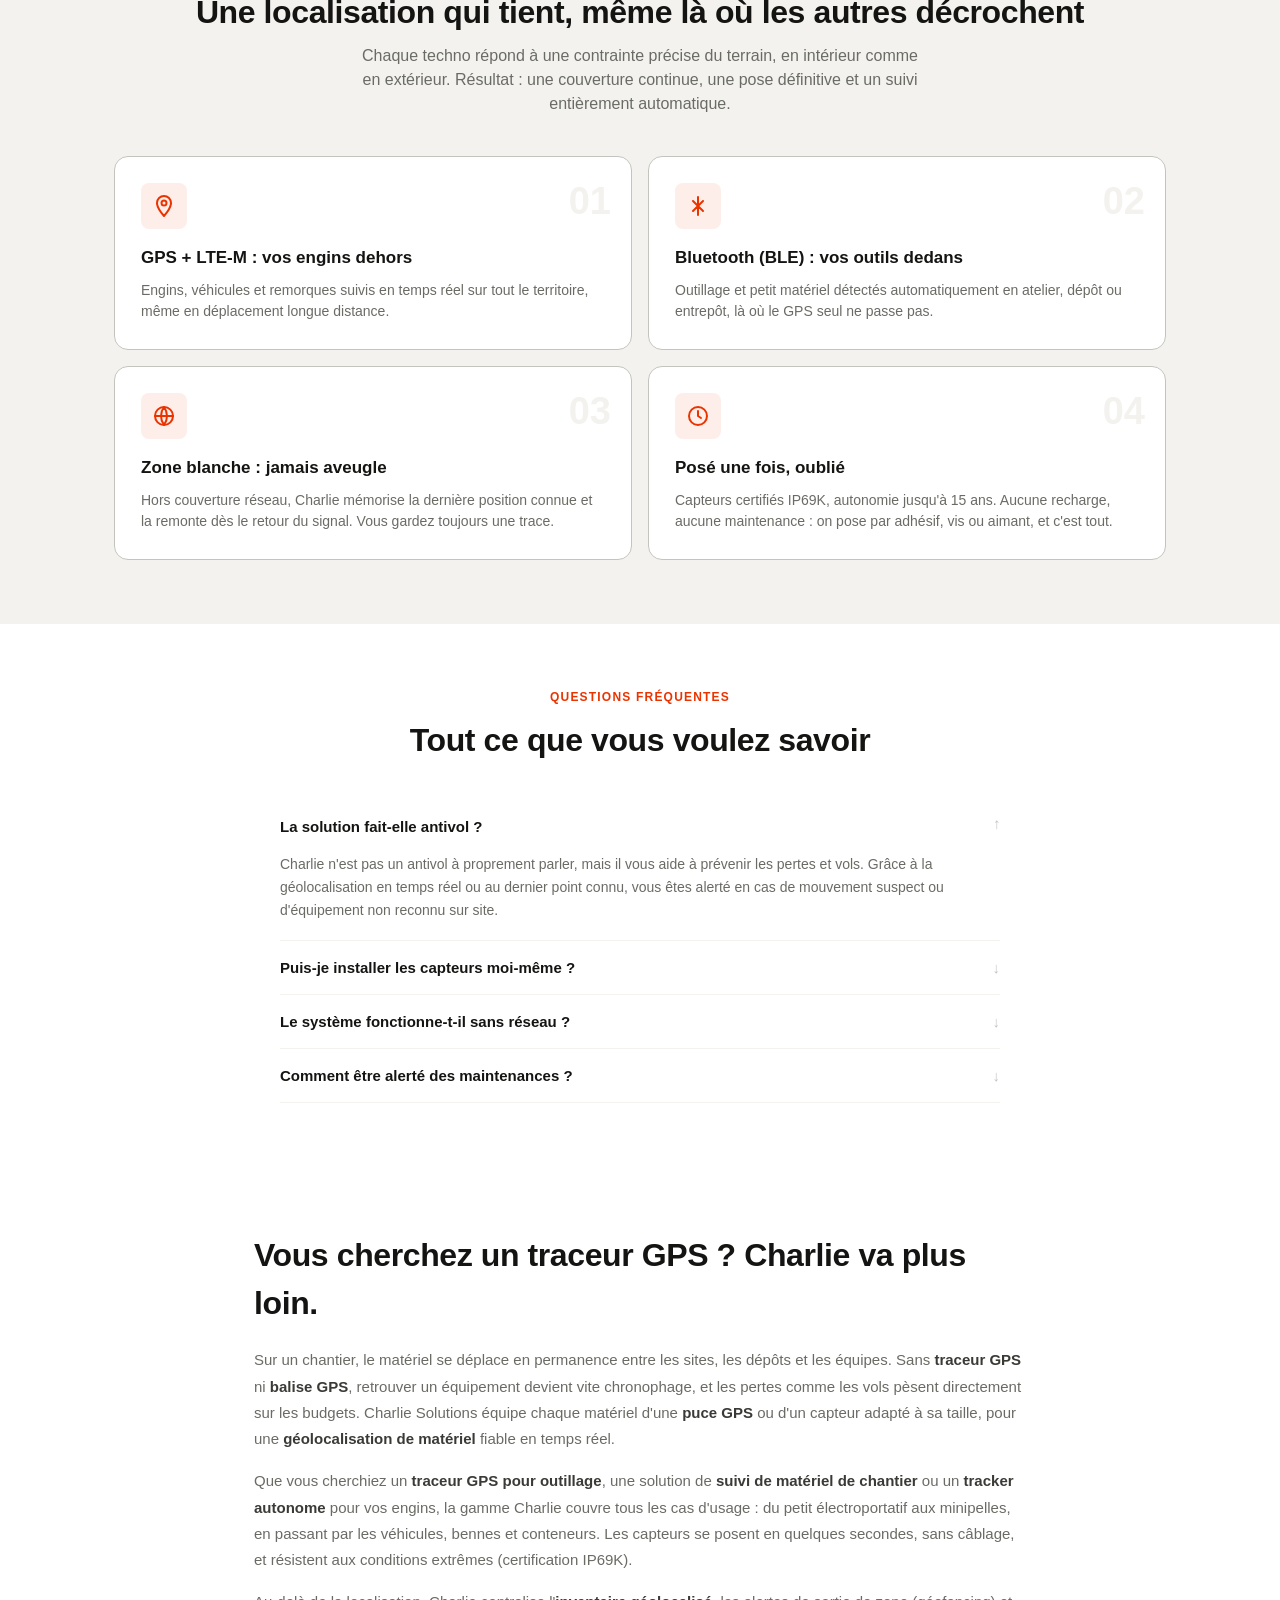
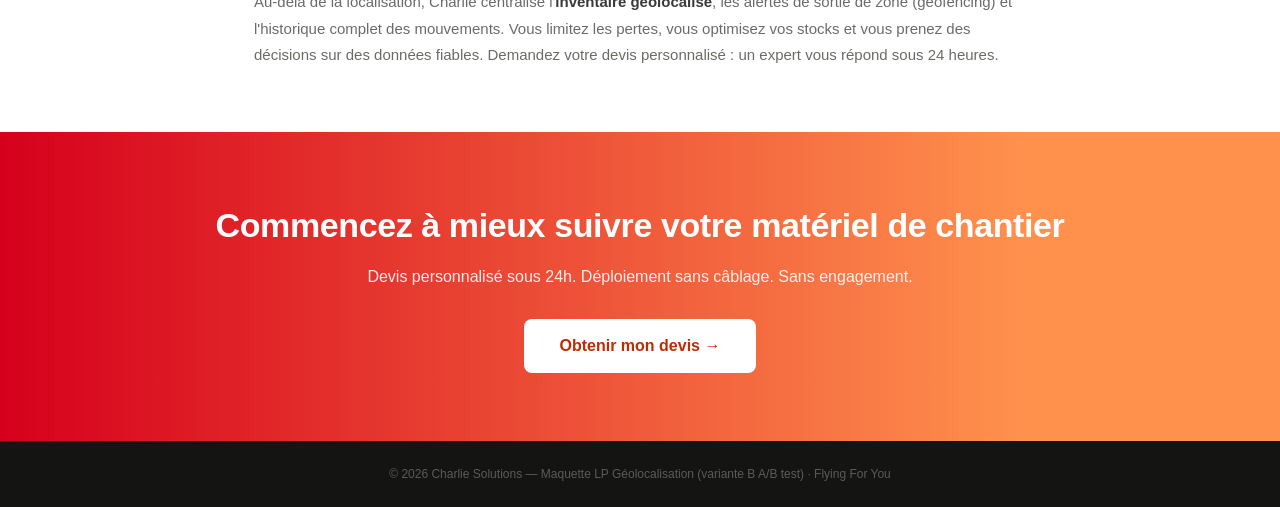
<file: geolocalisation.html>
<!DOCTYPE html>
<html lang="fr">
<head>
<meta charset="UTF-8">
<meta name="viewport" content="width=device-width, initial-scale=1.0">
<title>Traceur GPS & géolocalisation de matériel de chantier | Charlie Solutions</title>
<meta name="description" content="Géolocalisez votre matériel en temps réel, même en zone sans réseau. Traceurs GPS et puces autonomes, alertes anti-perte, historique de positions. Devis en 24h.">
<link rel="stylesheet" href="assets/styles.css">
<style>
.vs{display:grid;grid-template-columns:1fr 1fr;gap:18px;max-width:880px;margin:0 auto}
.vs-col{border-radius:var(--rl);padding:28px}
.vs-col.ko{background:#fff;border:1px solid var(--g300)}
.vs-col.ok{background:var(--noir);border:1px solid var(--noir)}
.vs-col h3{font-size:15px;font-weight:700;margin-bottom:18px;display:flex;align-items:center;gap:9px}
.vs-col.ko h3{color:var(--g500)}
.vs-col.ok h3{color:#fff}
.vs-col ul{list-style:none;display:flex;flex-direction:column;gap:13px}
.vs-col li{font-size:14px;line-height:1.45;display:flex;gap:10px}
.vs-col.ko li{color:var(--g500)}
.vs-col.ok li{color:rgba(255,255,255,.9)}
.vs-col li svg{width:18px;height:18px;flex-shrink:0;margin-top:1px;fill:none;stroke-width:2.5;stroke-linecap:round;stroke-linejoin:round}
.vs-col.ko li svg{stroke:#eb3300}
.vs-col.ok li svg{stroke:#eb3300}
.feat{display:grid;grid-template-columns:1fr 1fr;gap:40px;align-items:center;margin-bottom:48px}
.feat:last-child{margin-bottom:0}.feat.rev .feat-visual{order:2}
.feat-visual{border-radius:var(--rl);overflow:hidden;border:1px solid var(--g300);background:var(--g100)}
.feat-visual svg{display:block;width:100%}
.feat-tag{font-size:11px;font-weight:700;color:var(--or);text-transform:uppercase;letter-spacing:.7px;margin-bottom:10px}
.feat h3{font-size:22px;font-weight:700;letter-spacing:-.3px;margin-bottom:10px;line-height:1.2}
.feat p{font-size:15px;color:var(--g500);line-height:1.6}
@media(max-width:900px){.vs{grid-template-columns:1fr}.feat{grid-template-columns:1fr;gap:20px}.feat.rev .feat-visual{order:0}}
.exp-ph{height:130px;background:linear-gradient(135deg,#edebe4,#ddd9cf);display:flex;align-items:center;justify-content:center;color:#8a897f;font-size:11px;font-weight:600;text-align:center;padding:10px;border-bottom:1px solid var(--g300)}
.how-grid.hg2{grid-template-columns:repeat(2,1fr)}
    @media(max-width:900px){.how-grid.hg2{grid-template-columns:1fr}}
</style>
</head>
<body>

<nav class="nav">
  <div class="nav-i">
    <a href="index.html" class="logo"><span class="logo-dot"></span>Charlie Solutions</a>
    <div class="nav-links"><a href="index.html">&larr; Vue d'ensemble</a><a href="#form" class="nav-cta">Devis en 24h</a></div>
  </div>
</nav>

<!-- HERO orienté TERRAIN / ANTI-PERTE -->
<section class="hero">
  <div class="hero-video-bg"><div class="vid-ph">
    <svg viewBox="0 0 1100 600" preserveAspectRatio="xMidYMid slice" xmlns="http://www.w3.org/2000/svg">
      <defs><pattern id="grid" width="48" height="48" patternUnits="userSpaceOnUse"><path d="M48 0H0V48" fill="none" stroke="#fff" stroke-width="1"/></pattern></defs>
      <rect width="1100" height="600" fill="url(#grid)"/>
      <circle cx="280" cy="200" r="6" fill="#FF914D"/><circle cx="280" cy="200" r="20" fill="none" stroke="#FF914D" stroke-width="2" opacity=".5"/>
      <circle cx="720" cy="340" r="6" fill="#FF914D"/><circle cx="720" cy="340" r="20" fill="none" stroke="#FF914D" stroke-width="2" opacity=".5"/>
      <circle cx="900" cy="160" r="6" fill="#FF914D"/><circle cx="900" cy="160" r="20" fill="none" stroke="#FF914D" stroke-width="2" opacity=".5"/>
      <circle cx="480" cy="430" r="6" fill="#FF914D"/><circle cx="480" cy="430" r="20" fill="none" stroke="#FF914D" stroke-width="2" opacity=".5"/>
    </svg>
  </div></div>
  <span class="vid-tag"><span class="dot"></span>VIDÉO DE FOND — matériel de chantier en conditions réelles (MP4 à intégrer)</span>
  <div class="wrap">
    <div class="hero-grid">
      <div>
        <div class="hero-eyebrow">Traceurs GPS &amp; puces pour matériel de chantier</div>
        <h1>La géolocalisation de votre matériel, <span class="hl">sans effort</span>.</h1>
        <p class="hero-sub">Traceurs GPS et puces autonomes pour localiser chaque équipement en temps réel — fiable même dans les zones difficiles d'accès ou sans couverture réseau. Posés sans câblage, en quelques secondes.</p>
        <div class="hero-bullets">
          <div class="hb"><span class="hb-ic"><svg viewBox="0 0 12 12"><polyline points="2,6 5,9 10,3"/></svg></span>Alerte immédiate en cas de vol, mouvement suspect ou sortie de zone</div>
          <div class="hb"><span class="hb-ic"><svg viewBox="0 0 12 12"><polyline points="2,6 5,9 10,3"/></svg></span>Localisation fiable même en zone blanche (dernier point connu)</div>
          <div class="hb"><span class="hb-ic"><svg viewBox="0 0 12 12"><polyline points="2,6 5,9 10,3"/></svg></span>Capteurs IP69K résistants, autonomie jusqu'à 15 ans</div>
        </div>
      </div>
      <div class="form-card" id="form">
        <h2>Recevez votre devis en 24h</h2>
        <p class="fsub">Réponse d'un expert — sans engagement</p>
        <div class="fg-row">
          <div class="fg"><label>Prénom <span class="req">*</span></label><input type="text"></div>
          <div class="fg"><label>Nom <span class="req">*</span></label><input type="text"></div>
        </div>
        <div class="fg"><label>Société <span class="req">*</span></label><input type="text"></div>
        <div class="fg-row">
          <div class="fg"><label>Email pro <span class="req">*</span></label><input type="email"></div>
          <div class="fg"><label>Téléphone <span class="req">*</span></label><input type="tel"></div>
        </div>
        <div class="fg-row">
          <div class="fg"><label>Quantité</label><select><option value="">—</option><option>0-100</option><option>100-250</option><option>250-500</option><option>500-1000</option><option>+1000</option></select></div>
          <div class="fg"><label>Secteur</label><select><option value="">—</option><option>Bâtiment</option><option>TP</option><option>Ferroviaire</option><option>Recyclage</option><option>Énergie</option><option>Industrie</option><option>Logistique</option><option>Collectivités</option><option>Autre</option></select></div>
        </div>
        <div class="fg"><label>Besoin principal <span class="req">*</span><span class="new-badge">qualif</span></label>
          <select><option value="">—</option><option>Vol / perte de matériel</option><option>Productivité / recherche</option><option>Conformité / maintenance</option><option>Inventaire / traçabilité</option><option>Autre</option></select>
        </div>
        <div class="fg"><label>Délai de mise en place <span class="req">*</span><span class="new-badge">qualif</span></label>
          <select><option value="">—</option><option>Moins d'1 mois</option><option>1 à 3 mois</option><option>Plus de 3 mois</option><option>À étudier</option></select>
        </div>
        <div class="fg"><label>Message</label><textarea rows="3" style="height:auto;min-height:68px;resize:vertical" placeholder="Précisez votre besoin (optionnel)"></textarea></div>
        <button class="form-btn">Obtenir mon devis →</button>
        <p class="form-foot">Réponse sous 24h · *Champs obligatoires</p>
      </div>
    </div>
  </div>
</section>

<!-- LOGOS -->
<section class="logos">
  <div class="wrap">
    <p>Ils nous font confiance</p>
    <div class="logos-row">
      <span class="logo-chip">VINCI</span><span class="logo-chip">EIFFAGE RAIL</span><span class="logo-chip">SNCF RÉSEAU</span><span class="logo-chip">EUROVIA</span><span class="logo-chip">NGE</span><span class="logo-chip">ENEDIS</span><span class="logo-chip">EQUANS</span><span class="logo-chip">RATP</span><span class="logo-chip">MANITOWOC</span><span class="logo-chip">RAMERY</span>
    </div>
  </div>
</section>

<!-- SANS / AVEC CHARLIE (contenu réel page géoloc) -->
<section class="section">
  <div class="wrap">
    <p class="sec-tag">Pourquoi géolocaliser avec Charlie</p>
    <h2 class="sec-h2">Pour en finir avec les pertes, les rachats et les locations inutiles</h2>
    <p class="sec-intro">Sans système fiable, le matériel se perd, les recherches s'éternisent et les décisions se prennent à l'aveugle.</p>
    <div class="vs">
      <div class="vs-col ko">
        <h3>Sans Charlie</h3>
        <ul>
          <li><svg viewBox="0 0 18 18"><line x1="4" y1="4" x2="14" y2="14"/><line x1="14" y1="4" x2="4" y2="14"/></svg>Dépendance à des solutions manuelles</li>
          <li><svg viewBox="0 0 18 18"><line x1="4" y1="4" x2="14" y2="14"/><line x1="14" y1="4" x2="4" y2="14"/></svg>Risques accrus de perte, de vol ou d'oubli</li>
          <li><svg viewBox="0 0 18 18"><line x1="4" y1="4" x2="14" y2="14"/><line x1="14" y1="4" x2="4" y2="14"/></svg>Temps perdu à chercher du matériel introuvable</li>
          <li><svg viewBox="0 0 18 18"><line x1="4" y1="4" x2="14" y2="14"/><line x1="14" y1="4" x2="4" y2="14"/></svg>Décisions prises sans données fiables</li>
        </ul>
      </div>
      <div class="vs-col ok">
        <h3>Avec Charlie</h3>
        <ul>
          <li><svg viewBox="0 0 18 18"><polyline points="3,9 7,13 15,4"/></svg>Matériel géolocalisé en temps réel</li>
          <li><svg viewBox="0 0 18 18"><polyline points="3,9 7,13 15,4"/></svg>Alertes personnalisées pour prévenir vols et incidents</li>
          <li><svg viewBox="0 0 18 18"><polyline points="3,9 7,13 15,4"/></svg>Historique de localisation complet</li>
          <li><svg viewBox="0 0 18 18"><polyline points="3,9 7,13 15,4"/></svg>Décisions éclairées basées sur des données précises</li>
        </ul>
      </div>
    </div>
  </div>
</section>

<!-- DOMAINES D'EXPERTISE — bloc 3 piliers (façon site/PJ) -->
<section class="section gray">
  <div class="wrap">
    <p class="sec-tag">Nos domaines d'expertise</p>
    <h2 class="sec-h2" style="margin-bottom:40px">Tout ce que Charlie suit pour vous</h2>
    <div class="pillars">

      <div class="pillar">
        <h3>Géolocalisation</h3>
        <p>Suivez chaque déplacement et sachez immédiatement si un outil sort de la zone autorisée.</p>
        <ul>
          <li>Alertes en cas d'anomalie ou de déplacement non autorisé</li>
          <li>Surveillance en temps réel</li>
          <li>Suivi précis des mouvements</li>
        </ul>
        <p class="close">Assurez la sécurité et optimisez la gestion de vos équipements en toute simplicité.</p>
        <div class="preview">
          <svg viewBox="0 0 320 180" xmlns="http://www.w3.org/2000/svg" role="img" aria-label="Aperçu localisation et historique">
            <rect width="320" height="180" fill="#eef1f4"/>
            <path d="M0 60 Q90 45 180 65 T320 55" stroke="#dcdbd4" stroke-width="1.5" fill="none"/>
            <path d="M0 120 Q110 108 200 128 T320 116" stroke="#dcdbd4" stroke-width="1.5" fill="none"/>
            <circle cx="120" cy="100" r="34" fill="#eb3300" opacity=".12"/>
            <g><path d="M110 88c0-7 5-12 12-12s12 5 12 12c0 9-12 20-12 20s-12-11-12-20z" fill="#eb3300"/><circle cx="122" cy="87" r="4.5" fill="#fff"/></g>
            <rect x="16" y="14" width="150" height="40" rx="6" fill="#fff" stroke="#e2e1da"/>
            <circle cx="30" cy="26" r="3" fill="#eb3300"/><rect x="38" y="22" width="80" height="6" rx="3" fill="#d3d1c7"/>
            <rect x="24" y="38" width="60" height="5" rx="2.5" fill="#e2e1da"/><rect x="92" y="38" width="40" height="5" rx="2.5" fill="#e2e1da"/>
            <rect x="180" y="14" width="124" height="84" rx="6" fill="#fff" stroke="#e2e1da"/>
            <circle cx="193" cy="27" r="3" fill="#eb3300"/><rect x="201" y="23" width="78" height="6" rx="3" fill="#d3d1c7"/>
            <rect x="192" y="40" width="100" height="5" rx="2.5" fill="#eef1f4"/>
            <rect x="192" y="53" width="100" height="5" rx="2.5" fill="#eef1f4"/>
            <rect x="192" y="66" width="100" height="5" rx="2.5" fill="#eef1f4"/>
            <rect x="192" y="79" width="70" height="5" rx="2.5" fill="#eef1f4"/>
            <circle cx="250" cy="150" r="13" fill="#7b61ff"/><text x="250" y="155" font-family="Arial" font-size="11" font-weight="bold" fill="#fff" text-anchor="middle">152</text>
          </svg>
        </div>
      </div>

      <div class="pillar">
        <h3>Gestion d'inventaires</h3>
        <p>Automatisez l'inventaire et accédez à vos données en mobilité.</p>
        <ul>
          <li>Accès à distance aux données</li>
          <li>Inventaire géolocalisé en temps réel</li>
          <li>Réduction des pertes et optimisation des stocks</li>
        </ul>
        <p class="close">Simplifiez la gestion de vos stocks et réduisez les pertes.</p>
        <div class="preview">
          <svg viewBox="0 0 320 180" xmlns="http://www.w3.org/2000/svg" role="img" aria-label="Aperçu liste des inventaires">
            <rect width="320" height="180" fill="#eef1f4"/>
            <rect x="14" y="16" width="210" height="150" rx="6" fill="#fff" stroke="#e2e1da"/>
            <circle cx="28" cy="30" r="3" fill="#eb3300"/><rect x="36" y="26" width="70" height="6" rx="3" fill="#3a3a37"/>
            <rect x="150" y="24" width="60" height="12" rx="6" fill="#fdeee9"/>
            <line x1="24" y1="46" x2="214" y2="46" stroke="#eef1f4" stroke-width="1.5"/>
            <g fill="#e2e1da">
              <rect x="24" y="54" width="30" height="5" rx="2.5"/><rect x="70" y="54" width="40" height="5" rx="2.5"/><rect x="130" y="54" width="30" height="5" rx="2.5"/><rect x="180" y="54" width="26" height="5" rx="2.5"/>
              <rect x="24" y="72" width="30" height="5" rx="2.5"/><rect x="70" y="72" width="40" height="5" rx="2.5"/><rect x="130" y="72" width="30" height="5" rx="2.5"/><rect x="180" y="72" width="26" height="5" rx="2.5"/>
              <rect x="24" y="90" width="30" height="5" rx="2.5"/><rect x="70" y="90" width="40" height="5" rx="2.5"/><rect x="130" y="90" width="30" height="5" rx="2.5"/><rect x="180" y="90" width="26" height="5" rx="2.5"/>
              <rect x="24" y="108" width="30" height="5" rx="2.5"/><rect x="70" y="108" width="40" height="5" rx="2.5"/><rect x="130" y="108" width="30" height="5" rx="2.5"/><rect x="180" y="108" width="26" height="5" rx="2.5"/>
            </g>
            <rect x="232" y="60" width="74" height="100" rx="10" fill="#141412"/>
            <rect x="238" y="66" width="62" height="74" rx="4" fill="#fff"/>
            <circle cx="269" cy="100" r="14" fill="none" stroke="#eb3300" stroke-width="3"/><path d="M279 110l8 8" stroke="#eb3300" stroke-width="3" stroke-linecap="round"/>
            <rect x="246" y="146" width="46" height="9" rx="4.5" fill="#eb3300"/>
          </svg>
        </div>
      </div>

      <div class="pillar">
        <h3>Sécurité, conformité</h3>
        <p>Restez conforme et évitez les incidents grâce à un suivi rigoureux de vos schémas de maintenance.</p>
        <ul>
          <li>Rappels de maintenance à venir</li>
          <li>Digitalisation des fiches de contrôles</li>
          <li>Centralisation des contrôles</li>
          <li>Moins d'incidents matériels</li>
        </ul>
        <p class="close">Assurez la conformité de vos équipements et minimisez les incidents.</p>
        <div class="preview">
          <svg viewBox="0 0 320 180" xmlns="http://www.w3.org/2000/svg" role="img" aria-label="Aperçu notifications et conformité">
            <rect width="320" height="180" fill="#eef1f4"/>
            <rect x="14" y="16" width="180" height="80" rx="6" fill="#fff" stroke="#e2e1da"/>
            <circle cx="28" cy="30" r="4" fill="#eb3300"/><rect x="38" y="27" width="70" height="6" rx="3" fill="#3a3a37"/>
            <rect x="150" y="23" width="38" height="13" rx="6.5" fill="#eb3300"/><text x="169" y="32" font-family="Arial" font-size="7" font-weight="bold" fill="#fff" text-anchor="middle">À contrôler</text>
            <circle cx="28" cy="52" r="4" fill="#fdeee9" stroke="#eb3300"/><rect x="38" y="46" width="140" height="5" rx="2.5" fill="#d3d1c7"/><rect x="38" y="55" width="110" height="4" rx="2" fill="#e2e1da"/>
            <circle cx="28" cy="74" r="4" fill="#fdeee9" stroke="#eb3300"/><rect x="38" y="68" width="140" height="5" rx="2.5" fill="#d3d1c7"/><rect x="38" y="77" width="100" height="4" rx="2" fill="#e2e1da"/>
            <rect x="120" y="92" width="186" height="74" rx="6" fill="#fff" stroke="#e2e1da"/>
            <rect x="120" y="92" width="186" height="18" rx="6" fill="#185fa5"/><rect x="130" y="98" width="80" height="6" rx="3" fill="#fff" opacity=".7"/>
            <g fill="#eef1f4"><rect x="130" y="120" width="76" height="6" rx="3"/><rect x="216" y="120" width="80" height="6" rx="3"/><rect x="130" y="134" width="76" height="6" rx="3"/><rect x="216" y="134" width="80" height="6" rx="3"/><rect x="130" y="148" width="76" height="6" rx="3"/><rect x="216" y="148" width="80" height="6" rx="3"/></g>
            <g transform="translate(40,112)"><path d="M18 6a14 14 0 0 1 14 14c0 10-14 22-14 22S4 30 4 20A14 14 0 0 1 18 6z" fill="#1a7f43" opacity=".15"/><path d="M12 20l4 4 8-9" stroke="#1a7f43" stroke-width="3" fill="none" stroke-linecap="round" stroke-linejoin="round"/></g>
          </svg>
        </div>
      </div>

    </div>
    <div class="pillars-cta">
      <a href="#form" class="cta-btn" style="background:var(--grad);color:#fff;display:inline-block">Demander un devis →</a>
    </div>
  </div>
</section>

<!-- STATS (gradient) -->
<section class="section red">
  <div class="wrap">
    <p class="sec-tag">Résultats mesurés chez nos clients</p>
    <h2 class="sec-h2" style="margin-bottom:36px">Ce que Charlie change concrètement</h2>
    <div class="stats-grid">
      <div class="stat"><div class="num">−75%</div><div class="lbl">de temps de recherche du matériel</div></div>
      <div class="stat"><div class="num">−80%</div><div class="lbl">de pertes d'équipement</div></div>
      <div class="stat"><div class="num">−20%</div><div class="lbl">d'économies sur le rachat</div></div>
      <div class="stat"><div class="num">100%</div><div class="lbl">des inventaires digitalisés</div></div>
    </div>
  </div>
</section>

<!-- COMMENT ÇA FONCTIONNE (contenu réel : carte, historique, géofencing, alertes) -->
<section class="section gray">
  <div class="wrap">
    <p class="sec-tag">Comment ça fonctionne</p>
    <h2 class="sec-h2" style="margin-bottom:44px">Chaque fonctionnalité au service d'une géolocalisation fiable</h2>

    <div class="feat">
      <div class="feat-visual">
        <svg viewBox="0 0 480 280" xmlns="http://www.w3.org/2000/svg" role="img" aria-label="Carte interactive">
          <rect width="480" height="280" fill="#eef1f4"/>
          <path d="M0 70 Q120 50 240 75 T480 65" stroke="#dcdbd4" stroke-width="2" fill="none"/>
          <path d="M0 160 Q140 145 250 170 T480 155" stroke="#dcdbd4" stroke-width="2" fill="none"/>
          <path d="M160 0 Q180 140 150 280" stroke="#dcdbd4" stroke-width="2" fill="none"/>
          <path d="M330 0 Q315 140 350 280" stroke="#dcdbd4" stroke-width="2" fill="none"/>
          <g><path d="M120 110c0-13 10-23 23-23s23 10 23 23c0 16-23 36-23 36s-23-20-23-36z" fill="#eb3300"/><circle cx="143" cy="109" r="8" fill="#fff"/></g>
          <g><path d="M290 150c0-11 9-20 20-20s20 9 20 20c0 14-20 31-20 31s-20-17-20-31z" fill="#d6001c"/><circle cx="310" cy="149" r="7" fill="#fff"/></g>
          <g opacity=".8"><path d="M370 75c0-9 7-16 16-16s16 7 16 16c0 11-16 25-16 25s-16-14-16-25z" fill="#FF914D"/><circle cx="386" cy="74" r="6" fill="#fff"/></g>
        </svg>
      </div>
      <div>
        <div class="feat-tag">Une carte interactive</div>
        <h3>Visualisez tous vos équipements en un coup d'œil</h3>
        <p>Une carte claire et intuitive pour suivre les déplacements et localiser rapidement ce dont vous avez besoin, sur tous vos sites.</p>
      </div>
    </div>

    <div class="feat rev">
      <div class="feat-visual">
        <svg viewBox="0 0 480 280" xmlns="http://www.w3.org/2000/svg" role="img" aria-label="Historique de positions">
          <rect width="480" height="280" fill="#fff"/>
          <polyline points="50,210 130,160 200,180 280,110 360,130 430,70" fill="none" stroke="#eb3300" stroke-width="3" stroke-linecap="round" stroke-linejoin="round"/>
          <circle cx="50" cy="210" r="5" fill="#eb3300"/><circle cx="130" cy="160" r="5" fill="#eb3300"/><circle cx="200" cy="180" r="5" fill="#eb3300"/><circle cx="280" cy="110" r="5" fill="#eb3300"/><circle cx="360" cy="130" r="5" fill="#eb3300"/><circle cx="430" cy="70" r="5" fill="#eb3300"/>
          <line x1="40" y1="240" x2="440" y2="240" stroke="#e2e1da" stroke-width="1.5"/>
          <line x1="40" y1="40" x2="40" y2="240" stroke="#e2e1da" stroke-width="1.5"/>
        </svg>
      </div>
      <div>
        <div class="feat-tag">Historique de positions</div>
        <h3>Consultez tous les mouvements de chaque matériel</h3>
        <p>Un outil précieux pour analyser l'utilisation, anticiper les besoins et identifier les anomalies dans le temps.</p>
      </div>
    </div>

    <div class="feat">
      <div class="feat-visual">
        <svg viewBox="0 0 480 280" xmlns="http://www.w3.org/2000/svg" role="img" aria-label="Géofencing dynamique">
          <rect width="480" height="280" fill="#eef1f4"/>
          <rect x="120" y="70" width="240" height="150" rx="14" fill="none" stroke="#eb3300" stroke-width="2.5" stroke-dasharray="10 7"/>
          <circle cx="200" cy="130" r="6" fill="#1a7f43"/><circle cx="270" cy="170" r="6" fill="#1a7f43"/>
          <g><path d="M375 120c0-11 9-20 20-20s20 9 20 20c0 14-20 31-20 31s-20-17-20-31z" fill="#d6001c"/><circle cx="395" cy="119" r="7" fill="#fff"/></g>
          <path d="M340 150 L375 130" stroke="#d6001c" stroke-width="2" stroke-dasharray="4 4"/>
        </svg>
      </div>
      <div>
        <div class="feat-tag">Géofencing dynamique</div>
        <h3>Définissez des zones virtuelles autour de vos sites</h3>
        <p>Recevez une alerte dès qu'un équipement entre ou sort d'une zone définie, pour une sécurité renforcée sur chaque chantier.</p>
      </div>
    </div>

    <div class="feat rev">
      <div class="feat-visual">
        <svg viewBox="0 0 480 280" xmlns="http://www.w3.org/2000/svg" role="img" aria-label="Alertes personnalisées">
          <rect width="480" height="280" fill="#fff"/>
          <rect x="70" y="80" width="340" height="40" rx="20" fill="#fdeee9"/><circle cx="92" cy="100" r="7" fill="#eb3300"/><rect x="112" y="95" width="200" height="9" rx="4.5" fill="#e2bcae"/>
          <rect x="70" y="130" width="340" height="40" rx="20" fill="#f3f2ef"/><circle cx="92" cy="150" r="7" fill="#c4c4be"/><rect x="112" y="145" width="160" height="9" rx="4.5" fill="#d3d1c7"/>
          <rect x="70" y="180" width="340" height="40" rx="20" fill="#f3f2ef"/><circle cx="92" cy="200" r="7" fill="#c4c4be"/><rect x="112" y="195" width="180" height="9" rx="4.5" fill="#d3d1c7"/>
        </svg>
      </div>
      <div>
        <div class="feat-tag">Alertes personnalisées</div>
        <h3>Réagissez vite pour limiter pertes, vols ou erreurs</h3>
        <p>Paramétrez des notifications selon vos critères : mouvement suspect, inactivité prolongée, sortie de zone… et gardez le contrôle.</p>
      </div>
    </div>
  </div>
</section>

<!-- TYPES DE MATÉRIEL SUIVIS (couverture SEO : outillage, engins, véhicules, bennes...) -->
<section class="section">
  <div class="wrap">
    <p class="sec-tag">Tout votre parc, un seul système</p>
    <h2 class="sec-h2">Quel matériel pouvez-vous géolocaliser ?</h2>
    <p class="sec-intro">Du petit outillage électroportatif aux engins de chantier, Charlie suit chaque équipement avec le traceur GPS ou la puce adaptée à sa taille et à son usage.</p>
    <div class="exp-grid">
      <div class="exp-c"><div class="exp-ph">⚙ PHOTO — Outillage &amp; électroportatif</div><div class="exp-body">
        <h3>Outillage &amp; électroportatif</h3>
        <p style="font-size:13px;color:var(--g500);line-height:1.55;margin-bottom:12px">Perceuses, meuleuses, stations totales, matériel de voie ferrée. Puces et capteurs BLE fins et légers (gamme Lite), traçabilité même sur les objets de petite taille.</p>
        <ul><li>Puce GPS pour outillage</li><li>Tracker outillage discret</li><li>Détection BLE à plus de 100 m</li></ul>
      </div></div>
      <div class="exp-c"><div class="exp-ph">⚙ PHOTO — Engins de chantier</div><div class="exp-body">
        <h3>Engins &amp; matériel de chantier</h3>
        <p style="font-size:13px;color:var(--g500);line-height:1.55;margin-bottom:12px">Minipelles, compresseurs, groupes électrogènes, roulottes et sanitaires mobiles. Traceurs GPS autonomes longue durée, fixés sans câblage.</p>
        <ul><li>Traceur GPS engin de chantier</li><li>Balise GPS autonome</li><li>Suivi du matériel de chantier en temps réel</li></ul>
      </div></div>
      <div class="exp-c"><div class="exp-ph">⚙ PHOTO — Véhicules, bennes &amp; conteneurs</div><div class="exp-body">
        <h3>Véhicules, bennes &amp; conteneurs</h3>
        <p style="font-size:13px;color:var(--g500);line-height:1.55;margin-bottom:12px">Véhicules utilitaires et remorques suivis par trackers GPS + LTE-M, pour une remontée continue longue distance. Bennes et conteneurs équipés de capteurs BLE, adaptés au matériel qui stationne sur site.</p>
        <ul><li>Traceur GPS véhicule &amp; remorque</li><li>Capteurs BLE pour bennes &amp; conteneurs</li><li>Historique des trajets et rotations</li></ul>
      </div></div>
    </div>
  </div>
</section>

<!-- VIDÉO TÉMOIGNAGE -->
<section class="video-sec">
  <div class="wrap">
    <p class="sec-tag">Ils l'utilisent au quotidien</p>
    <h2 class="sec-h2">Charlie, en conditions réelles</h2>
    <div class="video-frame"><div class="play-btn"><svg viewBox="0 0 24 24"><path d="M8 5v14l11-7z"/></svg></div></div>
    <p class="video-cap">⚙ VIDÉO — témoignage client Manitowoc (MP4 à intégrer)</p>
  </div>
</section>

<!-- TESTIMONIALS -->
<section class="section gray">
  <div class="wrap">
    <div class="testi-head"><span style="color:var(--or);font-size:18px;letter-spacing:1px">★★★★★</span><span style="font-size:14px;color:var(--g500)"><strong style="color:var(--noir)">4,8/5</strong> — témoignages vérifiés Trustfolio</span></div>
    <div class="testi-note">⚙ Note d'intégration : insérer le widget Témoignages global (mise à jour automatique depuis l'accueil). Les 3 cartes ci-dessous sont une prévisualisation.</div>
    <div class="testi-grid">
      <div class="tc"><p class="q">"Une solution de tracking avec forte autonomie, simple à installer sans branchement sur notre petit matériel de voie ferrée. Les capteurs correspondent parfaitement à la durée de vie de nos matériels."</p><div class="a"><div class="av">EP</div><div><div class="nm">Edris Pougetoux</div><div class="co">Eiffage Rail</div></div></div></div>
      <div class="tc"><p class="q">"Notre problématique était l'absence de géolocalisation de nos contenants. Charlie a proposé des solutions adaptées pour avoir une vision précise de notre parc déployé."</p><div class="a"><div class="av">FG</div><div><div class="nm">Franck Gobain</div><div class="co">Ramery Environnement</div></div></div></div>
      <div class="tc"><p class="q">"Nous cherchions une solution fiable et robuste de tracking de nos bennes et compacteurs. Le suivi avec Charlie donne aux équipes une vue en quasi temps réel du matériel."</p><div class="a"><div class="av">FL</div><div><div class="nm">Fabien Lardeux</div><div class="co">Helvetia Environnement</div></div></div></div>
    </div>
  </div>
</section>

<!-- TECHNOLOGIE & ANTIVOL (couvre traceur gps antivol, tracker autonome, BLE/GPS/LTE-M) -->
<section class="section gray">
  <div class="wrap">
    <p class="sec-tag">Pourquoi ça reste fiable</p>
    <h2 class="sec-h2">Une localisation qui tient, même là où les autres décrochent</h2>
    <p class="sec-intro">Chaque techno répond à une contrainte précise du terrain, en intérieur comme en extérieur. Résultat : une couverture continue, une pose définitive et un suivi entièrement automatique.</p>
    <div class="how-grid hg2">
      <div class="how-c"><div class="hc-ic"><svg viewBox="0 0 24 24"><path d="M12 2a7 7 0 0 0-7 7c0 5 7 13 7 13s7-8 7-13a7 7 0 0 0-7-7z"/><circle cx="12" cy="9" r="2.5"/></svg></div><h3>GPS + LTE-M : vos engins dehors</h3><p>Engins, véhicules et remorques suivis en temps réel sur tout le territoire, même en déplacement longue distance.</p></div>
      <div class="how-c"><div class="hc-ic"><svg viewBox="0 0 24 24"><path d="M7 7l10 10M7 17L17 7M12 3v18"/></svg></div><h3>Bluetooth (BLE) : vos outils dedans</h3><p>Outillage et petit matériel détectés automatiquement en atelier, dépôt ou entrepôt, là où le GPS seul ne passe pas.</p></div>
      <div class="how-c"><div class="hc-ic"><svg viewBox="0 0 24 24"><circle cx="12" cy="12" r="9"/><path d="M3 12h18M12 3a15 15 0 0 1 0 18M12 3a15 15 0 0 0 0 18"/></svg></div><h3>Zone blanche : jamais aveugle</h3><p>Hors couverture réseau, Charlie mémorise la dernière position connue et la remonte dès le retour du signal. Vous gardez toujours une trace.</p></div>
      <div class="how-c"><div class="hc-ic"><svg viewBox="0 0 24 24"><circle cx="12" cy="12" r="9"/><path d="M12 7v5l3 2"/></svg></div><h3>Posé une fois, oublié</h3><p>Capteurs certifiés IP69K, autonomie jusqu'à 15 ans. Aucune recharge, aucune maintenance : on pose par adhésif, vis ou aimant, et c'est tout.</p></div>
    </div>
  </div>
</section>



<!-- FAQ (contenu réel page géoloc) -->
<section class="section">
  <div class="wrap">
    <p class="sec-tag">Questions fréquentes</p>
    <h2 class="sec-h2" style="margin-bottom:36px">Tout ce que vous voulez savoir</h2>
    <div class="faq-wrap">
      <div class="faq-item open"><button class="faq-q" onclick="tf(this)">La solution fait-elle antivol ?<span class="faq-ar">↓</span></button><div class="faq-a"><p>Charlie n'est pas un antivol à proprement parler, mais il vous aide à prévenir les pertes et vols. Grâce à la géolocalisation en temps réel ou au dernier point connu, vous êtes alerté en cas de mouvement suspect ou d'équipement non reconnu sur site.</p></div></div>
      <div class="faq-item"><button class="faq-q" onclick="tf(this)">Puis-je installer les capteurs moi-même ?<span class="faq-ar">↓</span></button><div class="faq-a"><p>Oui. Nos capteurs sont conçus pour une installation simple et rapide, sans outil particulier : adhésif, vis, rivet ou aimant selon le modèle. Nos équipes peuvent aussi vous accompagner.</p></div></div>
      <div class="faq-item"><button class="faq-q" onclick="tf(this)">Le système fonctionne-t-il sans réseau ?<span class="faq-ar">↓</span></button><div class="faq-a"><p>Oui. Dans les zones non couvertes, nos traceurs enregistrent le dernier emplacement connu et transmettent les données dès qu'une connexion est rétablie.</p></div></div>
      <div class="faq-item"><button class="faq-q" onclick="tf(this)">Comment être alerté des maintenances ?<span class="faq-ar">↓</span></button><div class="faq-a"><p>Depuis Charlie Gestion, vous planifiez les dates de contrôle et configurez des rappels automatiques. Une alerte vous prévient en amont, et chaque matériel dispose de son historique de conformité à jour.</p></div></div>
    </div>
  </div>
</section>

<!-- BLOC RÉDACTIONNEL SEO -->
<section class="section">
  <div class="wrap" style="max-width:820px">
    <h2 class="sec-h2" style="text-align:left;margin-bottom:20px">Vous cherchez un traceur GPS ? Charlie va plus loin.</h2>
    <div style="color:var(--g500);font-size:15px;line-height:1.75">
      <p style="margin-bottom:16px">Sur un chantier, le matériel se déplace en permanence entre les sites, les dépôts et les équipes. Sans <strong style="color:var(--g700)">traceur GPS</strong> ni <strong style="color:var(--g700)">balise GPS</strong>, retrouver un équipement devient vite chronophage, et les pertes comme les vols pèsent directement sur les budgets. Charlie Solutions équipe chaque matériel d'une <strong style="color:var(--g700)">puce GPS</strong> ou d'un capteur adapté à sa taille, pour une <strong style="color:var(--g700)">géolocalisation de matériel</strong> fiable en temps réel.</p>
      <p style="margin-bottom:16px">Que vous cherchiez un <strong style="color:var(--g700)">traceur GPS pour outillage</strong>, une solution de <strong style="color:var(--g700)">suivi de matériel de chantier</strong> ou un <strong style="color:var(--g700)">tracker autonome</strong> pour vos engins, la gamme Charlie couvre tous les cas d'usage : du petit électroportatif aux minipelles, en passant par les véhicules, bennes et conteneurs. Les capteurs se posent en quelques secondes, sans câblage, et résistent aux conditions extrêmes (certification IP69K).</p>
      <p>Au-delà de la localisation, Charlie centralise l'<strong style="color:var(--g700)">inventaire géolocalisé</strong>, les alertes de sortie de zone (géofencing) et l'historique complet des mouvements. Vous limitez les pertes, vous optimisez vos stocks et vous prenez des décisions sur des données fiables. Demandez votre devis personnalisé : un expert vous répond sous 24 heures.</p>
    </div>
  </div>
</section>

<!-- CTA -->
<section class="cta">
  <div class="wrap">
    <h2>Commencez à mieux suivre votre matériel de chantier</h2>
    <p>Devis personnalisé sous 24h. Déploiement sans câblage. Sans engagement.</p>
    <a href="#form" class="cta-btn">Obtenir mon devis →</a>
  </div>
</section>

<footer><p>© 2026 Charlie Solutions — Maquette LP Géolocalisation (variante B A/B test) · Flying For You</p></footer>

<script>
function tf(b){var i=b.closest('.faq-item');var o=i.classList.contains('open');document.querySelectorAll('.faq-item.open').forEach(function(e){e.classList.remove('open')});if(!o)i.classList.add('open')}
</script>
</body>
</html>
</file>
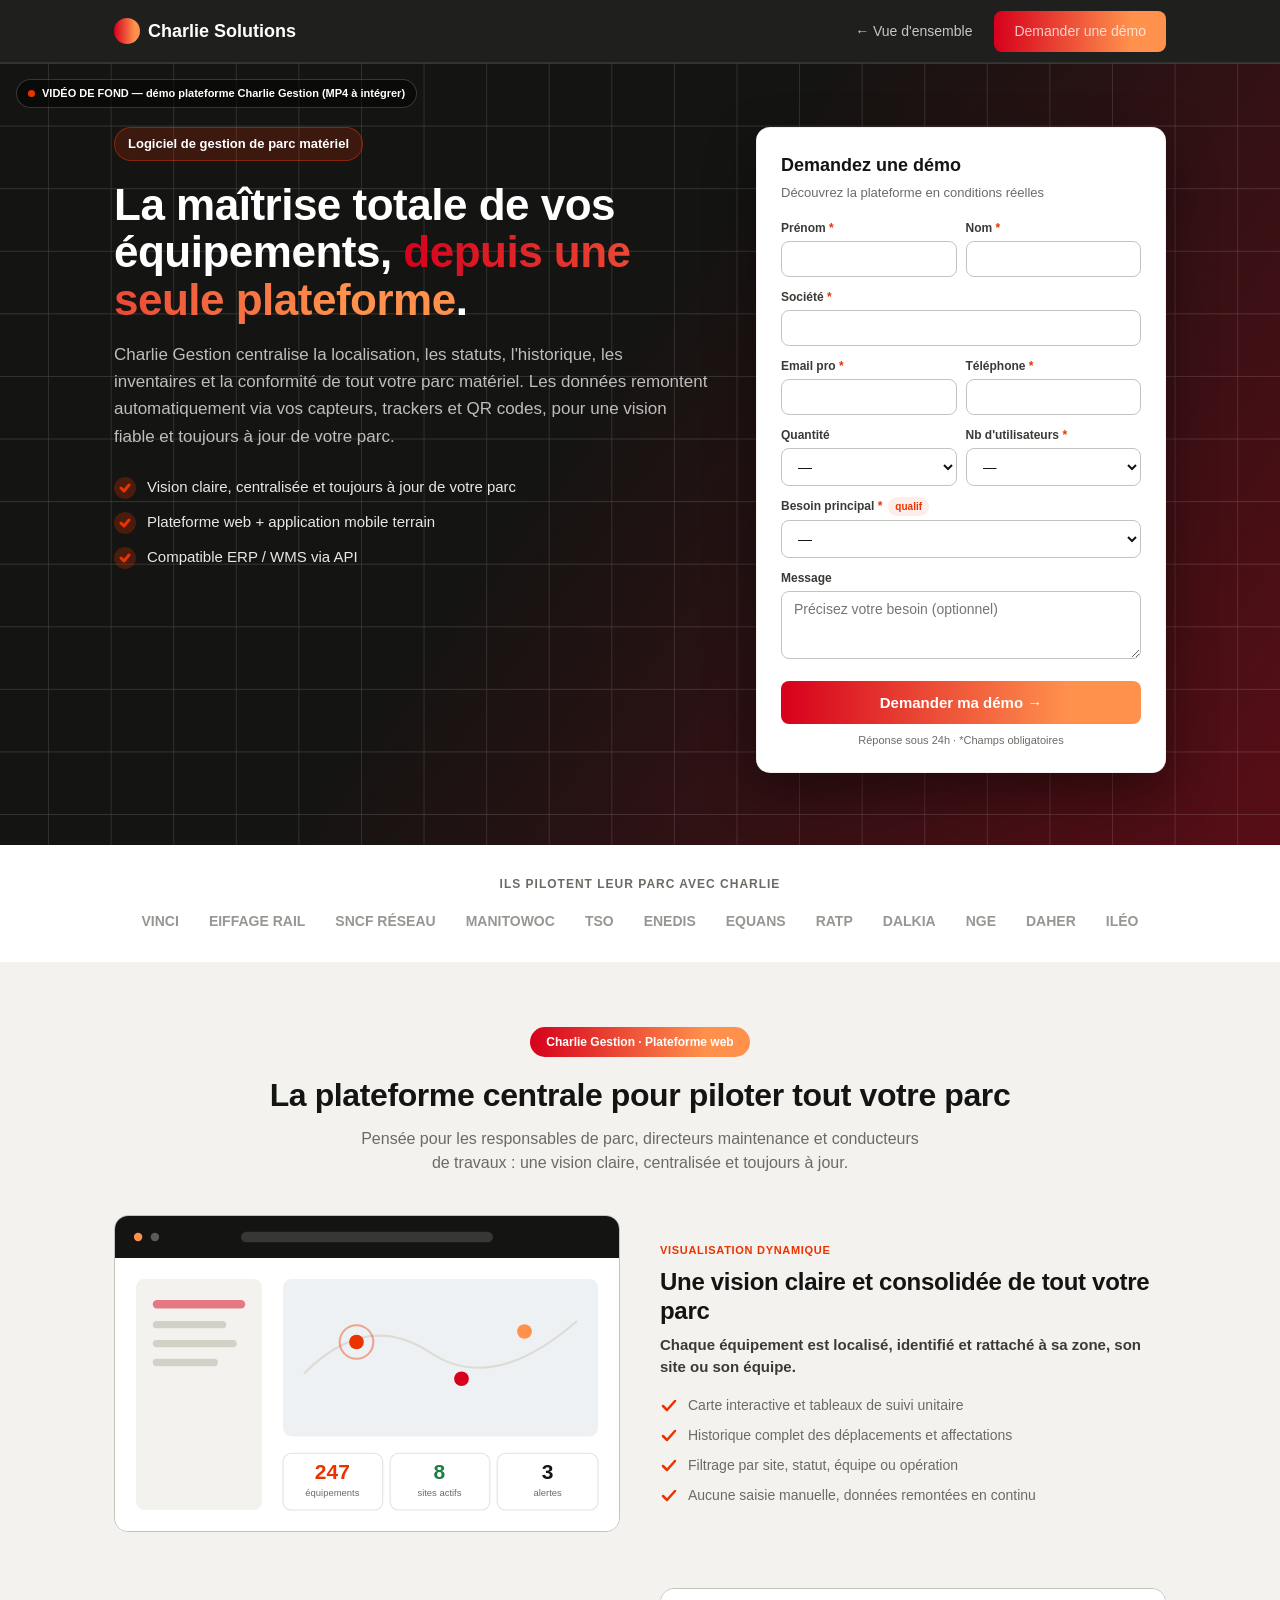
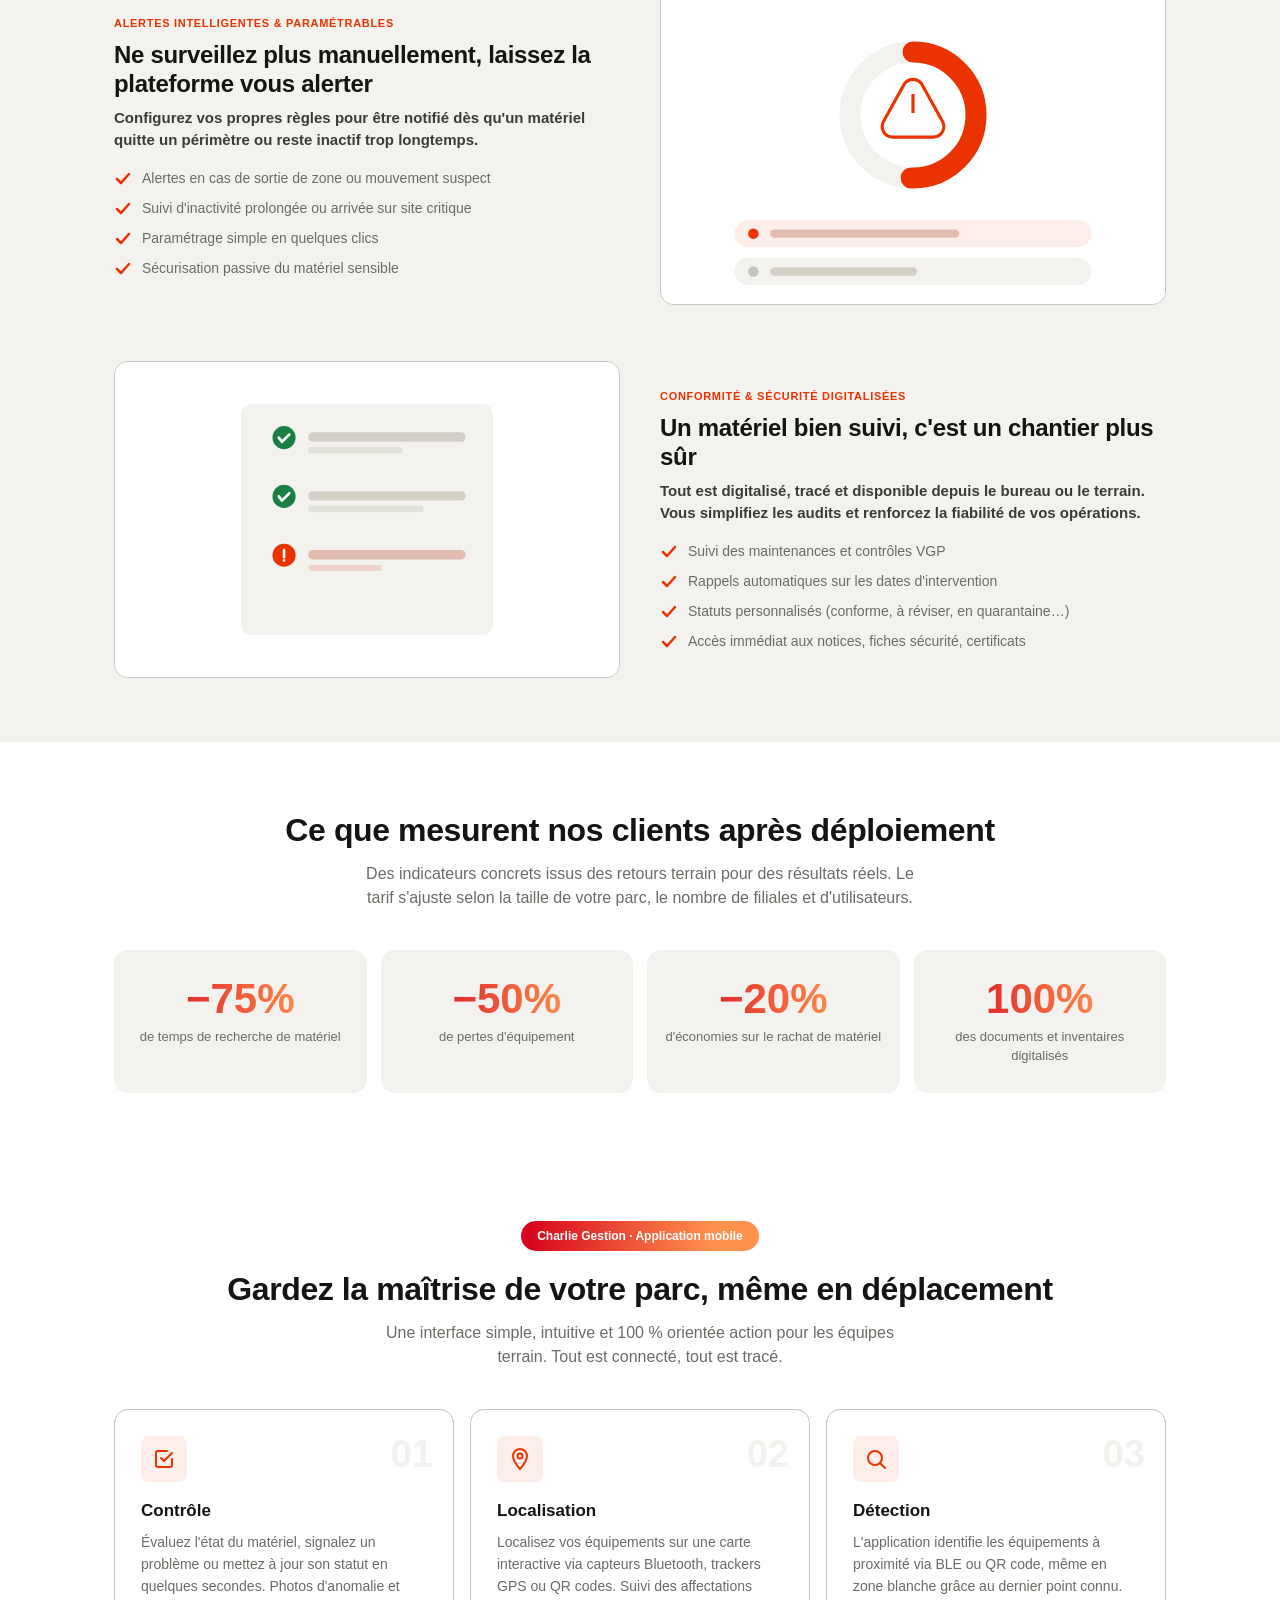
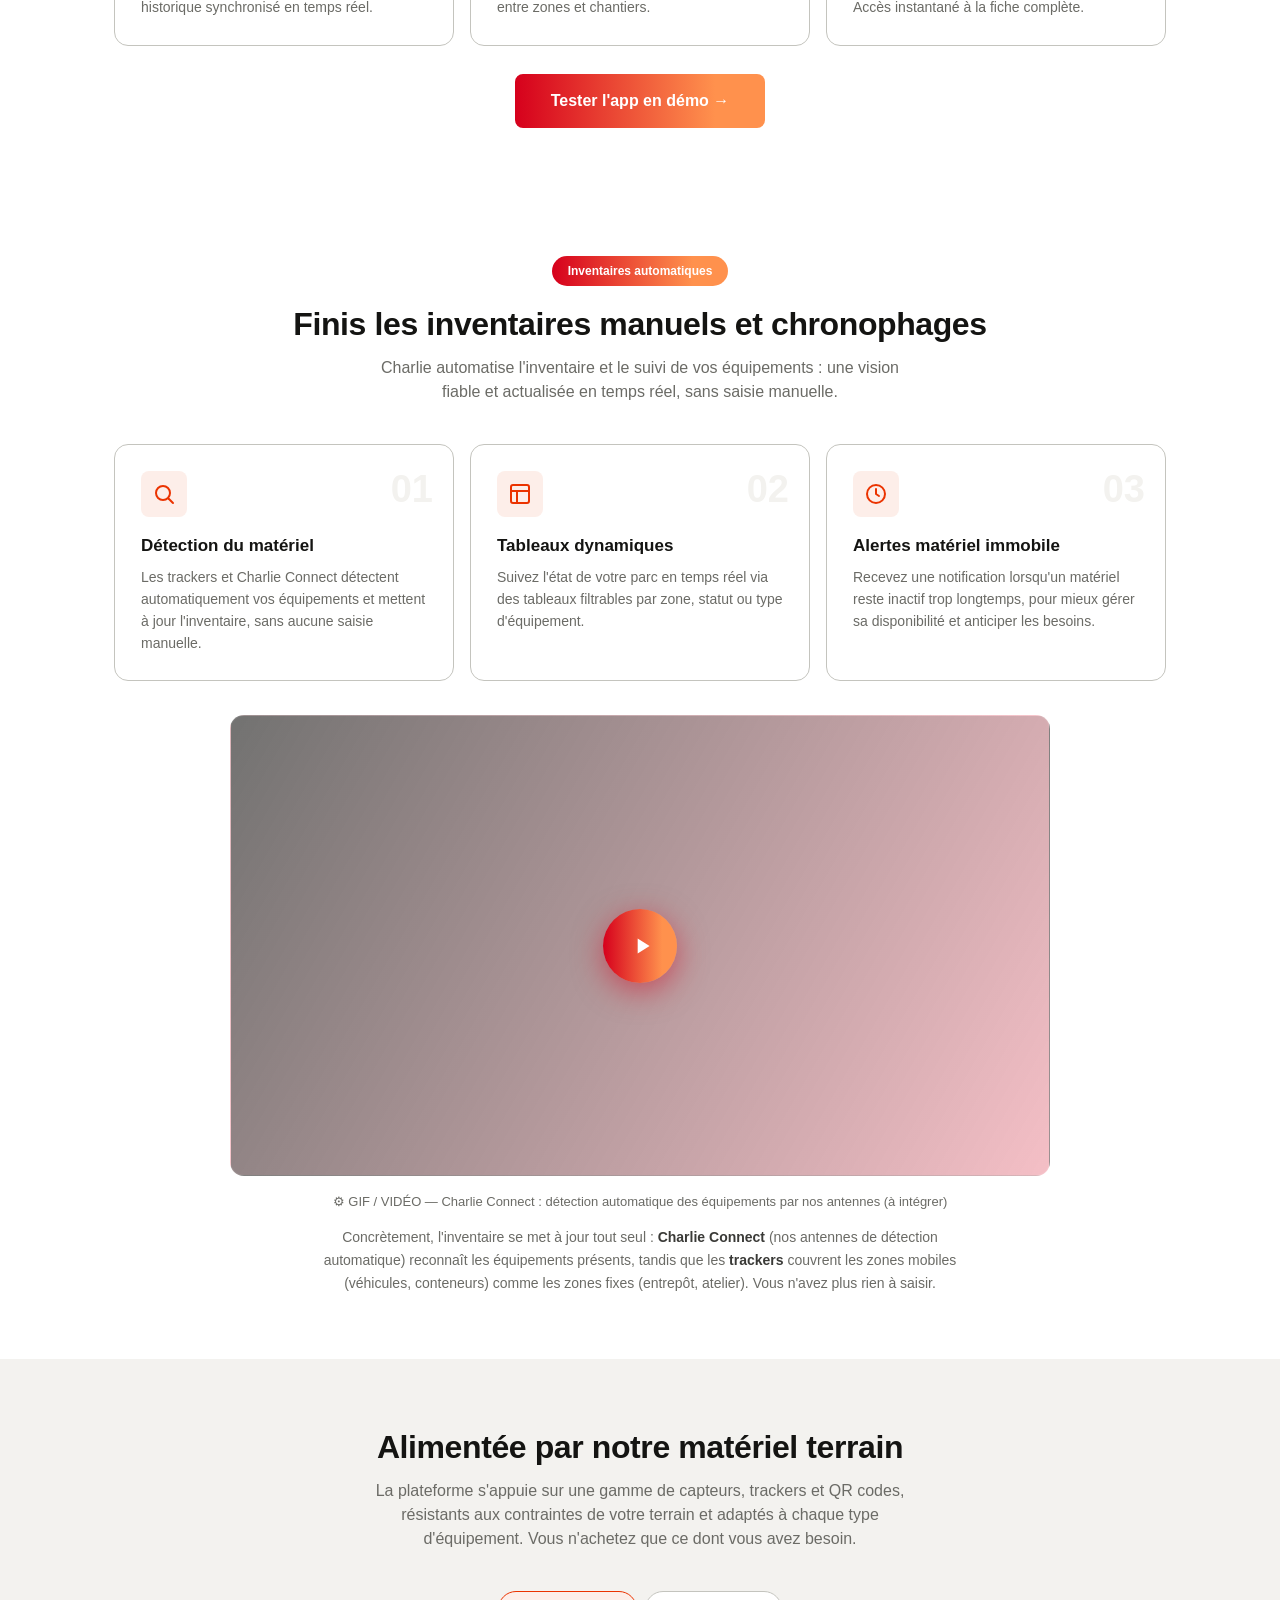
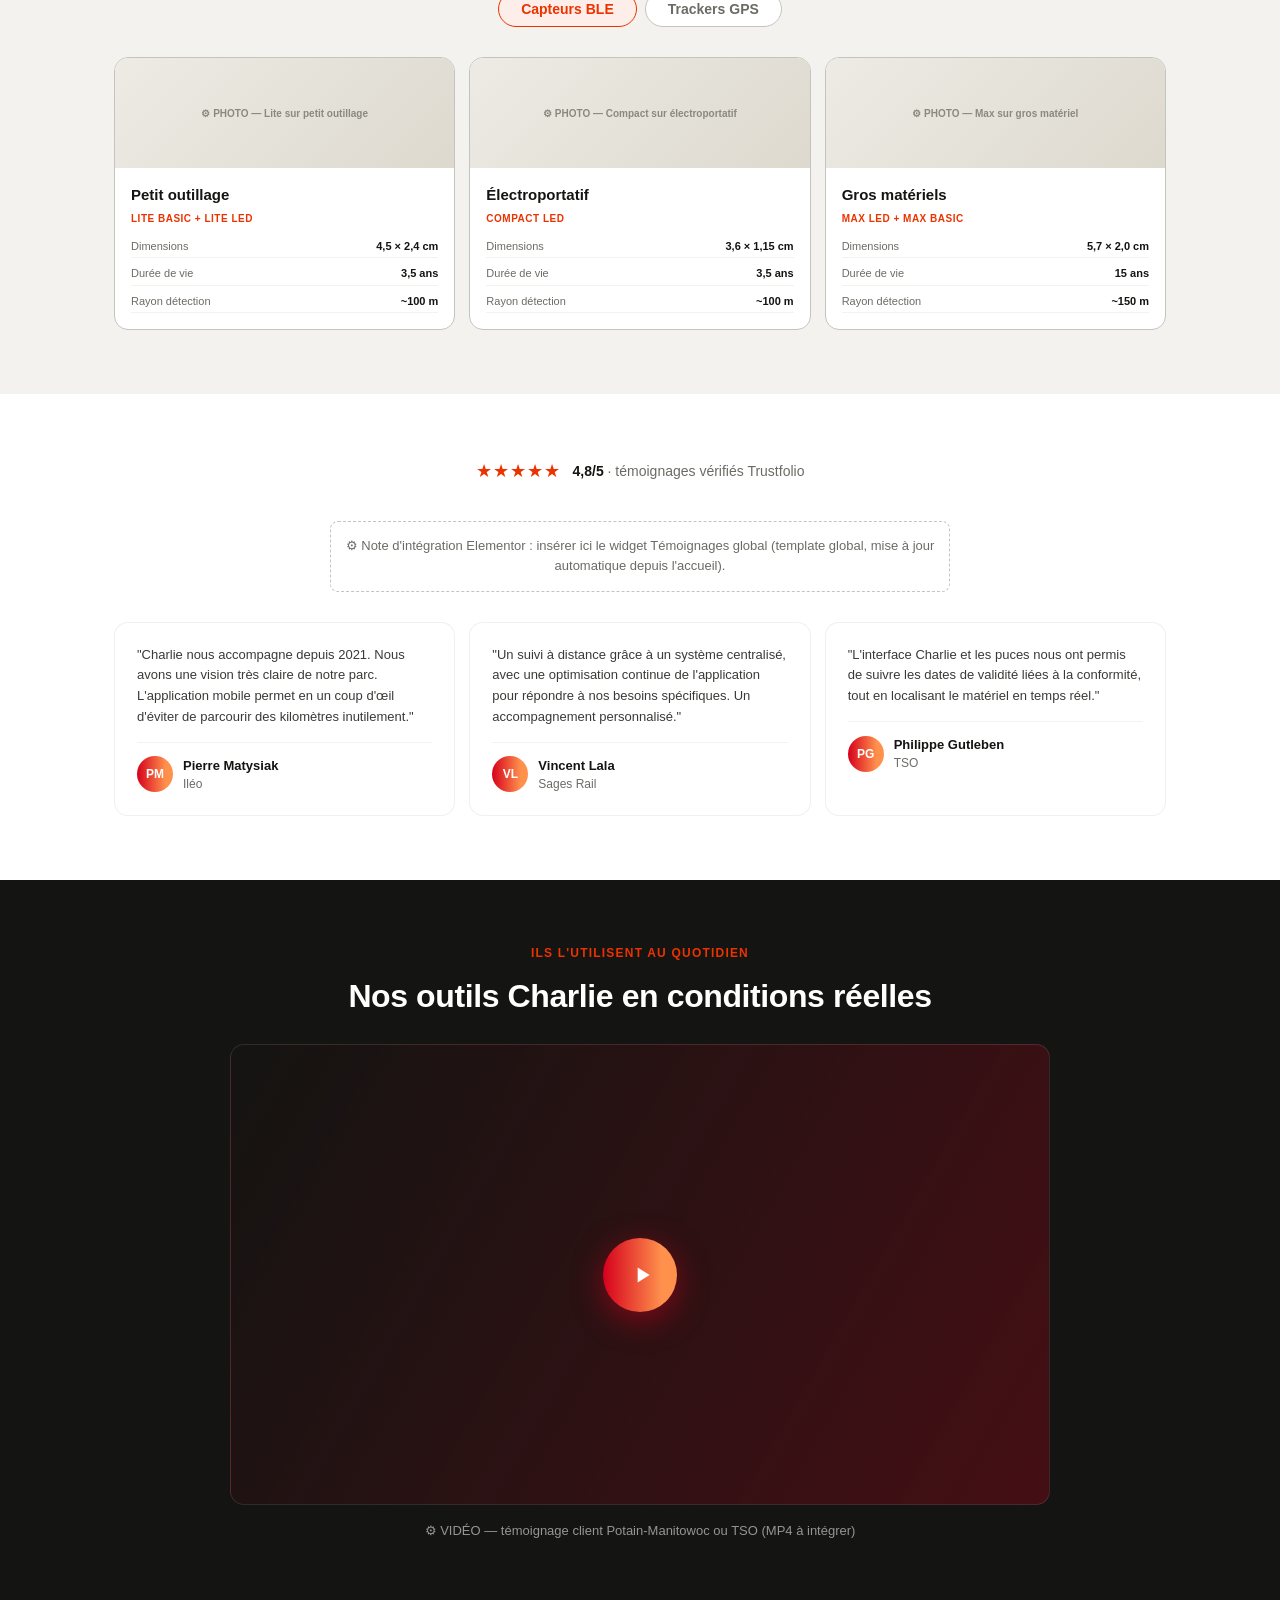
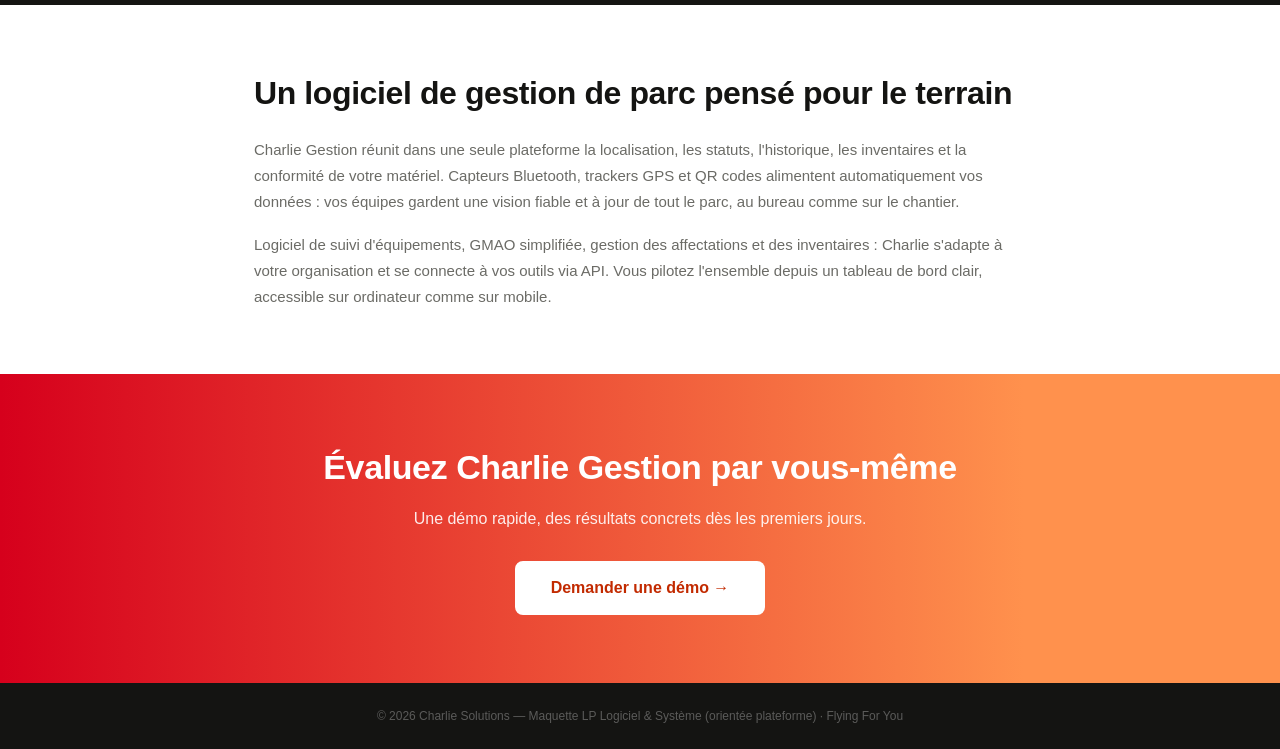
<file: logiciel.html>
<!DOCTYPE html>
<html lang="fr">
<head>
<meta charset="UTF-8">
<meta name="viewport" content="width=device-width, initial-scale=1.0">
<title>Logiciel de gestion de parc matériel | Charlie Gestion</title>
<meta name="description" content="Charlie Gestion centralise la localisation, les statuts, l'historique, les inventaires et la conformité de votre parc matériel. Une plateforme web et mobile pour tout piloter. Demandez une démo.">
<link rel="stylesheet" href="assets/styles.css">
<style>
.feat{display:grid;grid-template-columns:1fr 1fr;gap:40px;align-items:center;margin-bottom:56px}
.feat:last-child{margin-bottom:0}
.feat.rev .feat-visual{order:2}
.feat-visual{border-radius:var(--rl);overflow:hidden;border:1px solid var(--g300);background:var(--g100)}
.feat-visual svg{display:block;width:100%}
.feat-tag{font-size:11px;font-weight:700;color:var(--or);text-transform:uppercase;letter-spacing:.7px;margin-bottom:10px}
.feat h3{font-size:24px;font-weight:700;letter-spacing:-.3px;margin-bottom:8px;line-height:1.2}
.feat .lead{font-size:15px;color:var(--g700);font-weight:600;margin-bottom:16px;line-height:1.5}
.feat ul{list-style:none;display:flex;flex-direction:column;gap:9px}
.feat li{font-size:14px;color:var(--g500);display:flex;gap:10px;line-height:1.5}
.feat li svg{width:18px;height:18px;stroke:var(--or);fill:none;stroke-width:2.5;stroke-linecap:round;stroke-linejoin:round;flex-shrink:0;margin-top:2px}
.split-head{text-align:center;margin-bottom:14px}
.split-badge{display:inline-block;font-size:12px;font-weight:700;color:#fff;background:var(--grad);padding:6px 16px;border-radius:100px;margin-bottom:14px}
.uc-tabs-wrap{max-width:560px;margin:0 auto 30px}
.prod-tabs{display:flex;justify-content:center;gap:8px;margin-bottom:24px}
.prod-tab{padding:9px 22px;border-radius:100px;border:1.5px solid var(--g300);background:#fff;font-size:14px;font-weight:600;color:var(--g500);cursor:pointer;font-family:inherit}
.prod-tab.active{border-color:var(--or);color:var(--or);background:var(--or-l)}
.prod-panel{display:none}.prod-panel.active{display:grid;grid-template-columns:repeat(3,1fr);gap:14px}
.uc{border:1px solid var(--g300);border-radius:var(--rl);overflow:hidden;display:flex;flex-direction:column;background:#fff}
.uc-img{width:100%;height:110px;background:linear-gradient(135deg,#edebe4,#ddd9cf);display:flex;align-items:center;justify-content:center;color:#8a897f;font-size:10px;font-weight:600;text-align:center;padding:8px}
.uc-body{padding:16px;display:flex;flex-direction:column;flex:1}
.uc-usage{font-size:15px;font-weight:700;color:var(--noir);margin-bottom:4px}
.uc-prod{font-size:10px;font-weight:700;color:var(--or);text-transform:uppercase;letter-spacing:.5px;margin-bottom:9px}
.uc-specs{display:flex;flex-direction:column;gap:4px;margin-top:auto}
.uc-spec{display:flex;justify-content:space-between;font-size:11px;padding:3px 0;border-bottom:1px solid var(--g100)}
.uc-spec .k{color:var(--g500)}.uc-spec .v{font-weight:600}
.stat-light{background:var(--g100)!important;border:none!important}
.stat-light .num{background:var(--grad);-webkit-background-clip:text;background-clip:text;-webkit-text-fill-color:transparent}
.stat-light .lbl{color:var(--g500)}
.store-row{display:flex;gap:12px;margin-top:18px}
.store-btn{background:var(--noir);color:#fff;border-radius:8px;padding:9px 16px;font-size:13px;font-weight:600;display:flex;align-items:center;gap:8px;text-decoration:none}
.store-btn svg{width:18px;height:18px;fill:#fff}
@media(max-width:900px){.feat{grid-template-columns:1fr;gap:20px}.feat.rev .feat-visual{order:0}.prod-panel.active{grid-template-columns:1fr}}
</style>
</head>
<body>

<nav class="nav">
  <div class="nav-i">
    <a href="index.html" class="logo"><span class="logo-dot"></span>Charlie Solutions</a>
    <div class="nav-links"><a href="index.html">&larr; Vue d'ensemble</a><a href="#form" class="nav-cta">Demander une démo</a></div>
  </div>
</nav>

<!-- HERO orienté PLATEFORME -->
<section class="hero">
  <div class="hero-video-bg"><div class="vid-ph">
    <svg viewBox="0 0 1100 600" preserveAspectRatio="xMidYMid slice" xmlns="http://www.w3.org/2000/svg"><defs><pattern id="g2" width="48" height="48" patternUnits="userSpaceOnUse"><path d="M48 0H0V48" fill="none" stroke="#fff" stroke-width="1"/></pattern></defs><rect width="1100" height="600" fill="url(#g2)"/></svg>
  </div></div>
  <span class="vid-tag"><span class="dot"></span>VIDÉO DE FOND — démo plateforme Charlie Gestion (MP4 à intégrer)</span>
  <div class="wrap">
    <div class="hero-grid">
      <div>
        <div class="hero-eyebrow">Logiciel de gestion de parc matériel</div>
        <h1>La maîtrise totale de vos équipements, <span class="hl">depuis une seule plateforme</span>.</h1>
        <p class="hero-sub">Charlie Gestion centralise la localisation, les statuts, l'historique, les inventaires et la conformité de tout votre parc matériel. Les données remontent automatiquement via vos capteurs, trackers et QR codes, pour une vision fiable et toujours à jour de votre parc.</p>
        <div class="hero-bullets">
          <div class="hb"><span class="hb-ic"><svg viewBox="0 0 12 12"><polyline points="2,6 5,9 10,3"/></svg></span>Vision claire, centralisée et toujours à jour de votre parc</div>
          <div class="hb"><span class="hb-ic"><svg viewBox="0 0 12 12"><polyline points="2,6 5,9 10,3"/></svg></span>Plateforme web + application mobile terrain</div>
          <div class="hb"><span class="hb-ic"><svg viewBox="0 0 12 12"><polyline points="2,6 5,9 10,3"/></svg></span>Compatible ERP / WMS via API</div>
        </div>
      </div>
      <div class="form-card" id="form">
        <h2>Demandez une démo</h2>
        <p class="fsub">Découvrez la plateforme en conditions réelles</p>
        <div class="fg-row">
          <div class="fg"><label>Prénom <span class="req">*</span></label><input type="text"></div>
          <div class="fg"><label>Nom <span class="req">*</span></label><input type="text"></div>
        </div>
        <div class="fg"><label>Société <span class="req">*</span></label><input type="text"></div>
        <div class="fg-row">
          <div class="fg"><label>Email pro <span class="req">*</span></label><input type="email"></div>
          <div class="fg"><label>Téléphone <span class="req">*</span></label><input type="tel"></div>
        </div>
        <div class="fg-row">
          <div class="fg"><label>Quantité</label><select><option value="">—</option><option>0-100</option><option>100-250</option><option>250-500</option><option>500-1000</option><option>+1000</option></select></div>
          <div class="fg"><label>Nb d'utilisateurs <span class="req">*</span></label><select><option value="">—</option><option>1-5</option><option>5-20</option><option>20-50</option><option>50+</option></select></div>
        </div>
        <div class="fg"><label>Besoin principal <span class="req">*</span><span class="new-badge">qualif</span></label>
          <select><option value="">—</option><option>Centraliser le suivi multi-sites</option><option>Conformité / maintenance / VGP</option><option>Inventaires automatiques</option><option>Suivi des affectations équipes / sites</option><option>Intégration ERP / WMS</option><option>Autre</option></select>
        </div>
        <div class="fg"><label>Message</label><textarea rows="3" style="height:auto;min-height:68px;resize:vertical" placeholder="Précisez votre besoin (optionnel)"></textarea></div>
        <button class="form-btn">Demander ma démo →</button>
        <p class="form-foot">Réponse sous 24h · *Champs obligatoires</p>
      </div>
    </div>
  </div>
</section>

<!-- LOGOS -->
<section class="logos">
  <div class="wrap">
    <p>Ils pilotent leur parc avec Charlie</p>
    <div class="logos-row">
      <span class="logo-chip">VINCI</span><span class="logo-chip">EIFFAGE RAIL</span><span class="logo-chip">SNCF RÉSEAU</span><span class="logo-chip">MANITOWOC</span><span class="logo-chip">TSO</span><span class="logo-chip">ENEDIS</span><span class="logo-chip">EQUANS</span><span class="logo-chip">RATP</span><span class="logo-chip">DALKIA</span><span class="logo-chip">NGE</span><span class="logo-chip">DAHER</span><span class="logo-chip">ILÉO</span>
    </div>
  </div>
</section>

<!-- CHARLIE GESTION WEB (le héros = la plateforme) -->
<section class="section gray">
  <div class="wrap">
    <div class="split-head">
      <span class="split-badge">Charlie Gestion · Plateforme web</span>
      <h2 class="sec-h2">La plateforme centrale pour piloter tout votre parc</h2>
      <p class="sec-intro">Pensée pour les responsables de parc, directeurs maintenance et conducteurs de travaux : une vision claire, centralisée et toujours à jour.</p>
    </div>

    <div class="feat">
      <div class="feat-visual">
        <svg viewBox="0 0 480 300" xmlns="http://www.w3.org/2000/svg" role="img" aria-label="Tableau de bord de visualisation du parc">
          <rect width="480" height="300" fill="#fff"/>
          <rect x="0" y="0" width="480" height="40" fill="#141412"/>
          <circle cx="22" cy="20" r="4" fill="#FF914D"/><circle cx="38" cy="20" r="4" fill="#fff" opacity=".3"/>
          <rect x="120" y="15" width="240" height="10" rx="5" fill="#fff" opacity=".15"/>
          <rect x="20" y="60" width="120" height="220" rx="8" fill="#f3f2ef"/>
          <rect x="36" y="80" width="88" height="8" rx="4" fill="#d6001c" opacity=".5"/>
          <rect x="36" y="100" width="70" height="7" rx="3.5" fill="#d3d1c7"/>
          <rect x="36" y="118" width="80" height="7" rx="3.5" fill="#d3d1c7"/>
          <rect x="36" y="136" width="62" height="7" rx="3.5" fill="#d3d1c7"/>
          <rect x="160" y="60" width="300" height="150" rx="8" fill="#eef1f4"/>
          <path d="M180 150 Q240 90 300 130 T440 100" stroke="#dcdbd4" stroke-width="2" fill="none"/>
          <circle cx="230" cy="120" r="7" fill="#eb3300"/><circle cx="230" cy="120" r="16" fill="none" stroke="#eb3300" stroke-width="2" opacity=".4"/>
          <circle cx="330" cy="155" r="7" fill="#d6001c"/><circle cx="390" cy="110" r="7" fill="#FF914D"/>
          <rect x="160" y="226" width="95" height="54" rx="8" fill="#fff" stroke="#e2e1da"/><text x="207" y="250" font-family="Arial" font-size="20" font-weight="bold" fill="#eb3300" text-anchor="middle">247</text><text x="207" y="267" font-family="Arial" font-size="9" fill="#6b6b66" text-anchor="middle">équipements</text>
          <rect x="262" y="226" width="95" height="54" rx="8" fill="#fff" stroke="#e2e1da"/><text x="309" y="250" font-family="Arial" font-size="20" font-weight="bold" fill="#1a7f43" text-anchor="middle">8</text><text x="309" y="267" font-family="Arial" font-size="9" fill="#6b6b66" text-anchor="middle">sites actifs</text>
          <rect x="364" y="226" width="96" height="54" rx="8" fill="#fff" stroke="#e2e1da"/><text x="412" y="250" font-family="Arial" font-size="20" font-weight="bold" fill="#141412" text-anchor="middle">3</text><text x="412" y="267" font-family="Arial" font-size="9" fill="#6b6b66" text-anchor="middle">alertes</text>
        </svg>
      </div>
      <div>
        <div class="feat-tag">Visualisation dynamique</div>
        <h3>Une vision claire et consolidée de tout votre parc</h3>
        <p class="lead">Chaque équipement est localisé, identifié et rattaché à sa zone, son site ou son équipe.</p>
        <ul>
          <li><svg viewBox="0 0 18 18"><polyline points="3,9 7,13 15,4"/></svg>Carte interactive et tableaux de suivi unitaire</li>
          <li><svg viewBox="0 0 18 18"><polyline points="3,9 7,13 15,4"/></svg>Historique complet des déplacements et affectations</li>
          <li><svg viewBox="0 0 18 18"><polyline points="3,9 7,13 15,4"/></svg>Filtrage par site, statut, équipe ou opération</li>
          <li><svg viewBox="0 0 18 18"><polyline points="3,9 7,13 15,4"/></svg>Aucune saisie manuelle, données remontées en continu</li>
        </ul>
      </div>
    </div>

    <div class="feat rev">
      <div class="feat-visual">
        <svg viewBox="0 0 480 300" xmlns="http://www.w3.org/2000/svg" role="img" aria-label="Alertes intelligentes">
          <rect width="480" height="300" fill="#fff"/>
          <circle cx="240" cy="120" r="60" fill="none" stroke="#f3f2ef" stroke-width="20"/>
          <circle cx="240" cy="120" r="60" fill="none" stroke="#eb3300" stroke-width="20" stroke-dasharray="190 380" stroke-linecap="round" transform="rotate(-90 240 120)"/>
          <path d="M240 100v18M240 128h.01M232 90a10 10 0 0 1 16 0l20 36a10 10 0 0 1-8 15h-40a10 10 0 0 1-8-15z" stroke="#eb3300" stroke-width="3" fill="none" stroke-linejoin="round"/>
          <rect x="70" y="220" width="340" height="26" rx="13" fill="#fdeee9"/><circle cx="88" cy="233" r="5" fill="#eb3300"/><rect x="104" y="229" width="180" height="8" rx="4" fill="#e2bcae"/>
          <rect x="70" y="256" width="340" height="26" rx="13" fill="#f3f2ef"/><circle cx="88" cy="269" r="5" fill="#c4c4be"/><rect x="104" y="265" width="140" height="8" rx="4" fill="#d3d1c7"/>
        </svg>
      </div>
      <div>
        <div class="feat-tag">Alertes intelligentes &amp; paramétrables</div>
        <h3>Ne surveillez plus manuellement, laissez la plateforme vous alerter</h3>
        <p class="lead">Configurez vos propres règles pour être notifié dès qu'un matériel quitte un périmètre ou reste inactif trop longtemps.</p>
        <ul>
          <li><svg viewBox="0 0 18 18"><polyline points="3,9 7,13 15,4"/></svg>Alertes en cas de sortie de zone ou mouvement suspect</li>
          <li><svg viewBox="0 0 18 18"><polyline points="3,9 7,13 15,4"/></svg>Suivi d'inactivité prolongée ou arrivée sur site critique</li>
          <li><svg viewBox="0 0 18 18"><polyline points="3,9 7,13 15,4"/></svg>Paramétrage simple en quelques clics</li>
          <li><svg viewBox="0 0 18 18"><polyline points="3,9 7,13 15,4"/></svg>Sécurisation passive du matériel sensible</li>
        </ul>
      </div>
    </div>

    <div class="feat">
      <div class="feat-visual">
        <svg viewBox="0 0 480 300" xmlns="http://www.w3.org/2000/svg" role="img" aria-label="Conformité digitalisée">
          <rect width="480" height="300" fill="#fff"/>
          <rect x="120" y="40" width="240" height="220" rx="10" fill="#f3f2ef"/>
          <g transform="translate(150,72)">
            <circle cx="11" cy="0" r="11" fill="#1a7f43"/><path d="M6 0l3 4 7-7" stroke="#fff" stroke-width="2.5" fill="none" stroke-linecap="round"/>
            <rect x="34" y="-5" width="150" height="9" rx="4.5" fill="#d3d1c7"/>
            <rect x="34" y="9" width="90" height="6" rx="3" fill="#e2e1da"/>
          </g>
          <g transform="translate(150,128)">
            <circle cx="11" cy="0" r="11" fill="#1a7f43"/><path d="M6 0l3 4 7-7" stroke="#fff" stroke-width="2.5" fill="none" stroke-linecap="round"/>
            <rect x="34" y="-5" width="150" height="9" rx="4.5" fill="#d3d1c7"/>
            <rect x="34" y="9" width="110" height="6" rx="3" fill="#e2e1da"/>
          </g>
          <g transform="translate(150,184)">
            <circle cx="11" cy="0" r="11" fill="#eb3300"/><path d="M11 -5v7M11 5h.01" stroke="#fff" stroke-width="2.5" fill="none" stroke-linecap="round"/>
            <rect x="34" y="-5" width="150" height="9" rx="4.5" fill="#e2bcae"/>
            <rect x="34" y="9" width="70" height="6" rx="3" fill="#f0d4ca"/>
          </g>
        </svg>
      </div>
      <div>
        <div class="feat-tag">Conformité &amp; sécurité digitalisées</div>
        <h3>Un matériel bien suivi, c'est un chantier plus sûr</h3>
        <p class="lead">Tout est digitalisé, tracé et disponible depuis le bureau ou le terrain. Vous simplifiez les audits et renforcez la fiabilité de vos opérations.</p>
        <ul>
          <li><svg viewBox="0 0 18 18"><polyline points="3,9 7,13 15,4"/></svg>Suivi des maintenances et contrôles VGP</li>
          <li><svg viewBox="0 0 18 18"><polyline points="3,9 7,13 15,4"/></svg>Rappels automatiques sur les dates d'intervention</li>
          <li><svg viewBox="0 0 18 18"><polyline points="3,9 7,13 15,4"/></svg>Statuts personnalisés (conforme, à réviser, en quarantaine…)</li>
          <li><svg viewBox="0 0 18 18"><polyline points="3,9 7,13 15,4"/></svg>Accès immédiat aux notices, fiches sécurité, certificats</li>
        </ul>
      </div>
    </div>
  </div>
</section>

<!-- STATS -->
<section class="section">
  <div class="wrap">
    <h2 class="sec-h2">Ce que mesurent nos clients après déploiement</h2>
    <p class="sec-intro">Des indicateurs concrets issus des retours terrain pour des résultats réels. Le tarif s'ajuste selon la taille de votre parc, le nombre de filiales et d'utilisateurs.</p>
    <div class="stats-grid">
      <div class="stat stat-light"><div class="num">−75%</div><div class="lbl">de temps de recherche de matériel</div></div>
      <div class="stat stat-light"><div class="num">−50%</div><div class="lbl">de pertes d'équipement</div></div>
      <div class="stat stat-light"><div class="num">−20%</div><div class="lbl">d'économies sur le rachat de matériel</div></div>
      <div class="stat stat-light"><div class="num">100%</div><div class="lbl">des documents et inventaires digitalisés</div></div>
    </div>
  </div>
</section>

<!-- CHARLIE GESTION MOBILE -->
<section class="section">
  <div class="wrap">
    <div class="split-head">
      <span class="split-badge">Charlie Gestion · Application mobile</span>
      <h2 class="sec-h2">Gardez la maîtrise de votre parc, même en déplacement</h2>
      <p class="sec-intro">Une interface simple, intuitive et 100 % orientée action pour les équipes terrain. Tout est connecté, tout est tracé.</p>
    </div>
    <div class="how-grid">
      <div class="how-c"><div class="hc-ic"><svg viewBox="0 0 24 24"><path d="M9 11l3 3 8-8"/><path d="M20 12v6a2 2 0 0 1-2 2H6a2 2 0 0 1-2-2V6a2 2 0 0 1 2-2h9"/></svg></div><h3>Contrôle</h3><p>Évaluez l'état du matériel, signalez un problème ou mettez à jour son statut en quelques secondes. Photos d'anomalie et historique synchronisé en temps réel.</p></div>
      <div class="how-c"><div class="hc-ic"><svg viewBox="0 0 24 24"><path d="M12 2C8 2 5 5 5 9c0 5 7 13 7 13s7-8 7-13c0-4-3-7-7-7z"/><circle cx="12" cy="9" r="2.5"/></svg></div><h3>Localisation</h3><p>Localisez vos équipements sur une carte interactive via capteurs Bluetooth, trackers GPS ou QR codes. Suivi des affectations entre zones et chantiers.</p></div>
      <div class="how-c"><div class="hc-ic"><svg viewBox="0 0 24 24"><circle cx="11" cy="11" r="7"/><path d="M21 21l-4.3-4.3"/></svg></div><h3>Détection</h3><p>L'application identifie les équipements à proximité via BLE ou QR code, même en zone blanche grâce au dernier point connu. Accès instantané à la fiche complète.</p></div>
    </div>
    <div style="text-align:center;margin-top:28px">
      <a href="#form" class="cta-btn" style="background:var(--grad);color:#fff;display:inline-block">Tester l'app en démo →</a>
    </div>
  </div>
</section>

<!-- INVENTAIRES AUTOMATIQUES (contenu réel du site) -->
<section class="section">
  <div class="wrap">
    <div class="split-head">
      <span class="split-badge">Inventaires automatiques</span>
      <h2 class="sec-h2">Finis les inventaires manuels et chronophages</h2>
      <p class="sec-intro">Charlie automatise l'inventaire et le suivi de vos équipements : une vision fiable et actualisée en temps réel, sans saisie manuelle.</p>
    </div>
    <div class="how-grid">
      <div class="how-c"><div class="hc-ic"><svg viewBox="0 0 24 24"><circle cx="11" cy="11" r="7"/><path d="M21 21l-4.3-4.3"/></svg></div><h3>Détection du matériel</h3><p>Les trackers et Charlie Connect détectent automatiquement vos équipements et mettent à jour l'inventaire, sans aucune saisie manuelle.</p></div>
      <div class="how-c"><div class="hc-ic"><svg viewBox="0 0 24 24"><rect x="3" y="3" width="18" height="18" rx="2"/><path d="M3 9h18M9 9v12"/></svg></div><h3>Tableaux dynamiques</h3><p>Suivez l'état de votre parc en temps réel via des tableaux filtrables par zone, statut ou type d'équipement.</p></div>
      <div class="how-c"><div class="hc-ic"><svg viewBox="0 0 24 24"><circle cx="12" cy="12" r="9"/><path d="M12 7v5l3 2"/></svg></div><h3>Alertes matériel immobile</h3><p>Recevez une notification lorsqu'un matériel reste inactif trop longtemps, pour mieux gérer sa disponibilité et anticiper les besoins.</p></div>
    </div>
    <div style="max-width:820px;margin:34px auto 0">
      <div class="video-frame"><div class="play-btn"><svg viewBox="0 0 24 24"><path d="M8 5v14l11-7z"/></svg></div></div>
      <p class="video-cap" style="color:var(--g500)">⚙ GIF / VIDÉO — Charlie Connect : détection automatique des équipements par nos antennes (à intégrer)</p>
      <p style="text-align:center;font-size:14px;color:var(--g500);line-height:1.65;max-width:680px;margin:14px auto 0">Concrètement, l'inventaire se met à jour tout seul : <strong style="color:var(--g700)">Charlie Connect</strong> (nos antennes de détection automatique) reconnaît les équipements présents, tandis que les <strong style="color:var(--g700)">trackers</strong> couvrent les zones mobiles (véhicules, conteneurs) comme les zones fixes (entrepôt, atelier). Vous n'avez plus rien à saisir.</p>
    </div>
  </div>
</section>

<!-- HARDWARE relégué : "compatible avec notre matériel" -->
<section class="section gray">
  <div class="wrap">
    <div class="split-head">
      <h2 class="sec-h2">Alimentée par notre matériel terrain</h2>
      <p class="sec-intro">La plateforme s'appuie sur une gamme de capteurs, trackers et QR codes, résistants aux contraintes de votre terrain et adaptés à chaque type d'équipement. Vous n'achetez que ce dont vous avez besoin.</p>
    </div>
    <div class="uc-tabs-wrap">
      <div class="prod-tabs">
        <button class="prod-tab active" onclick="pt('capteurs',this)">Capteurs BLE</button>
        <button class="prod-tab" onclick="pt('trackers',this)">Trackers GPS</button>
      </div>
    </div>
    <div id="capteurs" class="prod-panel active">
      <div class="uc"><div class="uc-img">⚙ PHOTO — Lite sur petit outillage</div><div class="uc-body"><div class="uc-usage">Petit outillage</div><div class="uc-prod">Lite Basic + Lite LED</div><div class="uc-specs"><div class="uc-spec"><span class="k">Dimensions</span><span class="v">4,5 × 2,4 cm</span></div><div class="uc-spec"><span class="k">Durée de vie</span><span class="v">3,5 ans</span></div><div class="uc-spec"><span class="k">Rayon détection</span><span class="v">~100 m</span></div></div></div></div>
      <div class="uc"><div class="uc-img">⚙ PHOTO — Compact sur électroportatif</div><div class="uc-body"><div class="uc-usage">Électroportatif</div><div class="uc-prod">Compact LED</div><div class="uc-specs"><div class="uc-spec"><span class="k">Dimensions</span><span class="v">3,6 × 1,15 cm</span></div><div class="uc-spec"><span class="k">Durée de vie</span><span class="v">3,5 ans</span></div><div class="uc-spec"><span class="k">Rayon détection</span><span class="v">~100 m</span></div></div></div></div>
      <div class="uc"><div class="uc-img">⚙ PHOTO — Max sur gros matériel</div><div class="uc-body"><div class="uc-usage">Gros matériels</div><div class="uc-prod">Max LED + Max Basic</div><div class="uc-specs"><div class="uc-spec"><span class="k">Dimensions</span><span class="v">5,7 × 2,0 cm</span></div><div class="uc-spec"><span class="k">Durée de vie</span><span class="v">15 ans</span></div><div class="uc-spec"><span class="k">Rayon détection</span><span class="v">~150 m</span></div></div></div></div>
    </div>
    <div id="trackers" class="prod-panel">
      <div class="uc"><div class="uc-img">⚙ PHOTO — TCOY3G sur minipelle</div><div class="uc-body"><div class="uc-usage">Matériels critiques</div><div class="uc-prod">TCOY3G + GC81</div><div class="uc-specs"><div class="uc-spec"><span class="k">Autonomie</span><span class="v">6 ans</span></div><div class="uc-spec"><span class="k">Techno</span><span class="v">GPS + LTE-M</span></div><div class="uc-spec"><span class="k">Couverture</span><span class="v">Nationale (GPS)</span></div></div></div></div>
      <div class="uc"><div class="uc-img">⚙ PHOTO — GC234 sur véhicule</div><div class="uc-body"><div class="uc-usage">Véhicules et engins</div><div class="uc-prod">GC234 + GC81</div><div class="uc-specs"><div class="uc-spec"><span class="k">Remontée</span><span class="v">Temps réel</span></div><div class="uc-spec"><span class="k">Techno</span><span class="v">GPS + LTE-M</span></div><div class="uc-spec"><span class="k">Couverture</span><span class="v">Nationale (GPS)</span></div></div></div></div>
      <div class="uc"><div class="uc-img">⚙ PHOTO — GC06 en atelier</div><div class="uc-body"><div class="uc-usage">Ateliers et entrepôts</div><div class="uc-prod">GC06</div><div class="uc-specs"><div class="uc-spec"><span class="k">Usage</span><span class="v">Indoor / fixe</span></div><div class="uc-spec"><span class="k">Techno</span><span class="v">GPS + LTE-M</span></div><div class="uc-spec"><span class="k">Détection</span><span class="v">Indoor (BLE)</span></div></div></div></div>
    </div>
  </div>
</section>


<!-- TESTIMONIALS -->
<section class="section">
  <div class="wrap">
    <div class="testi-head"><span style="color:var(--or);font-size:18px;letter-spacing:1px">★★★★★</span><span style="font-size:14px;color:var(--g500)"><strong style="color:var(--noir)">4,8/5</strong> · témoignages vérifiés Trustfolio</span></div>
    <div class="testi-note">⚙ Note d'intégration Elementor : insérer ici le widget Témoignages global (template global, mise à jour automatique depuis l'accueil).</div>
    <div class="testi-grid">
      <div class="tc"><p class="q">"Charlie nous accompagne depuis 2021. Nous avons une vision très claire de notre parc. L'application mobile permet en un coup d'œil d'éviter de parcourir des kilomètres inutilement."</p><div class="a"><div class="av">PM</div><div><div class="nm">Pierre Matysiak</div><div class="co">Iléo</div></div></div></div>
      <div class="tc"><p class="q">"Un suivi à distance grâce à un système centralisé, avec une optimisation continue de l'application pour répondre à nos besoins spécifiques. Un accompagnement personnalisé."</p><div class="a"><div class="av">VL</div><div><div class="nm">Vincent Lala</div><div class="co">Sages Rail</div></div></div></div>
      <div class="tc"><p class="q">"L'interface Charlie et les puces nous ont permis de suivre les dates de validité liées à la conformité, tout en localisant le matériel en temps réel."</p><div class="a"><div class="av">PG</div><div><div class="nm">Philippe Gutleben</div><div class="co">TSO</div></div></div></div>
    </div>
  </div>
</section>

<!-- VIDÉO RÉASSURANCE -->
<section class="video-sec">
  <div class="wrap">
    <p class="sec-tag">Ils l'utilisent au quotidien</p>
    <h2 class="sec-h2">Nos outils Charlie en conditions réelles</h2>
    <div class="video-frame"><div class="play-btn"><svg viewBox="0 0 24 24"><path d="M8 5v14l11-7z"/></svg></div></div>
    <p class="video-cap">⚙ VIDÉO — témoignage client Potain-Manitowoc ou TSO (MP4 à intégrer)</p>
  </div>
</section>

<!-- BLOC RÉDACTIONNEL SEO -->
<section class="section">
  <div class="wrap" style="max-width:820px">
    <h2 class="sec-h2" style="text-align:left;margin-bottom:20px">Un logiciel de gestion de parc pensé pour le terrain</h2>
    <p style="font-size:15px;color:var(--g500);line-height:1.75;margin-bottom:16px">Charlie Gestion réunit dans une seule plateforme la localisation, les statuts, l'historique, les inventaires et la conformité de votre matériel. Capteurs Bluetooth, trackers GPS et QR codes alimentent automatiquement vos données : vos équipes gardent une vision fiable et à jour de tout le parc, au bureau comme sur le chantier.</p>
    <p style="font-size:15px;color:var(--g500);line-height:1.75">Logiciel de suivi d'équipements, GMAO simplifiée, gestion des affectations et des inventaires : Charlie s'adapte à votre organisation et se connecte à vos outils via API. Vous pilotez l'ensemble depuis un tableau de bord clair, accessible sur ordinateur comme sur mobile.</p>
  </div>
</section>

<!-- CTA -->
<section class="cta">
  <div class="wrap">
    <h2>Évaluez Charlie Gestion par vous-même</h2>
    <p>Une démo rapide, des résultats concrets dès les premiers jours.</p>
    <a href="#form" class="cta-btn">Demander une démo →</a>
  </div>
</section>

<footer><p>© 2026 Charlie Solutions — Maquette LP Logiciel &amp; Système (orientée plateforme) · Flying For You</p></footer>

<script>
function pt(id,btn){document.querySelectorAll('.prod-tab').forEach(function(t){t.classList.remove('active')});document.querySelectorAll('.prod-panel').forEach(function(p){p.classList.remove('active')});btn.classList.add('active');document.getElementById(id).classList.add('active')}
</script>
</body>
</html>
</file>
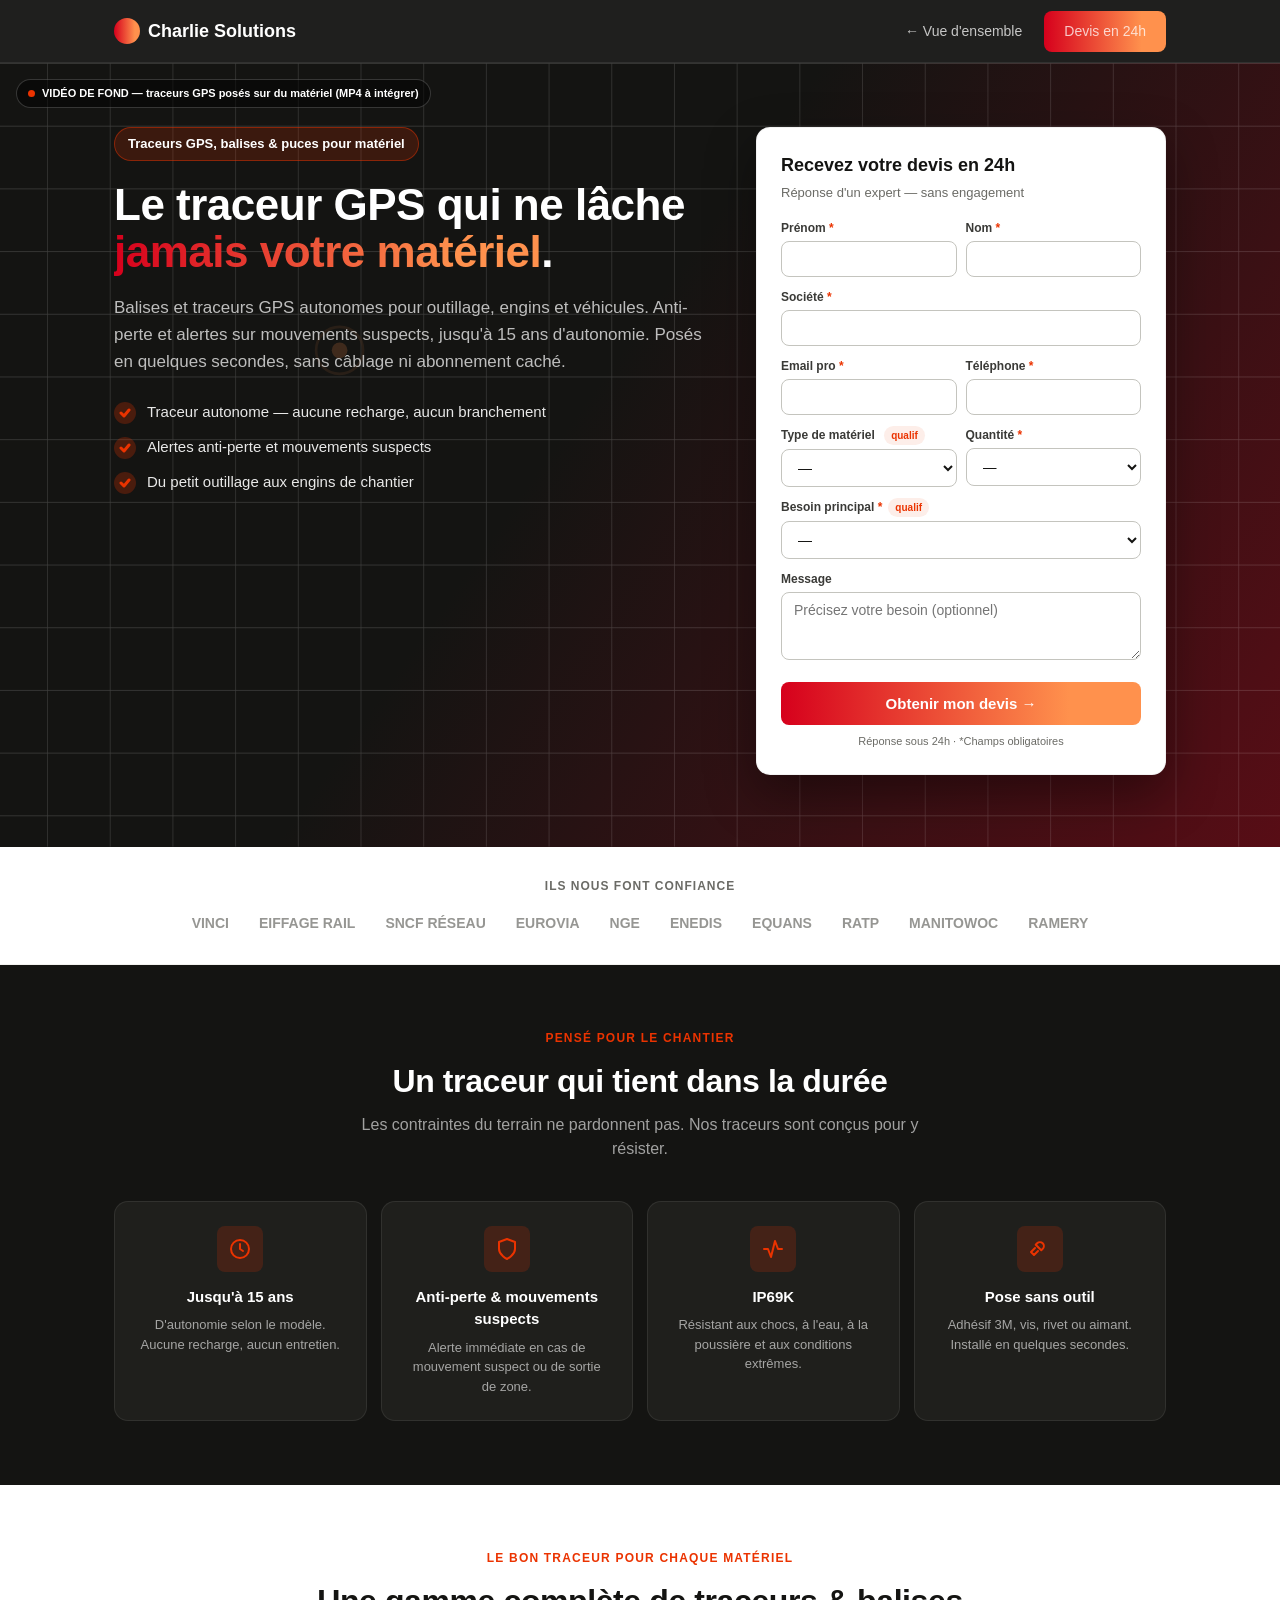
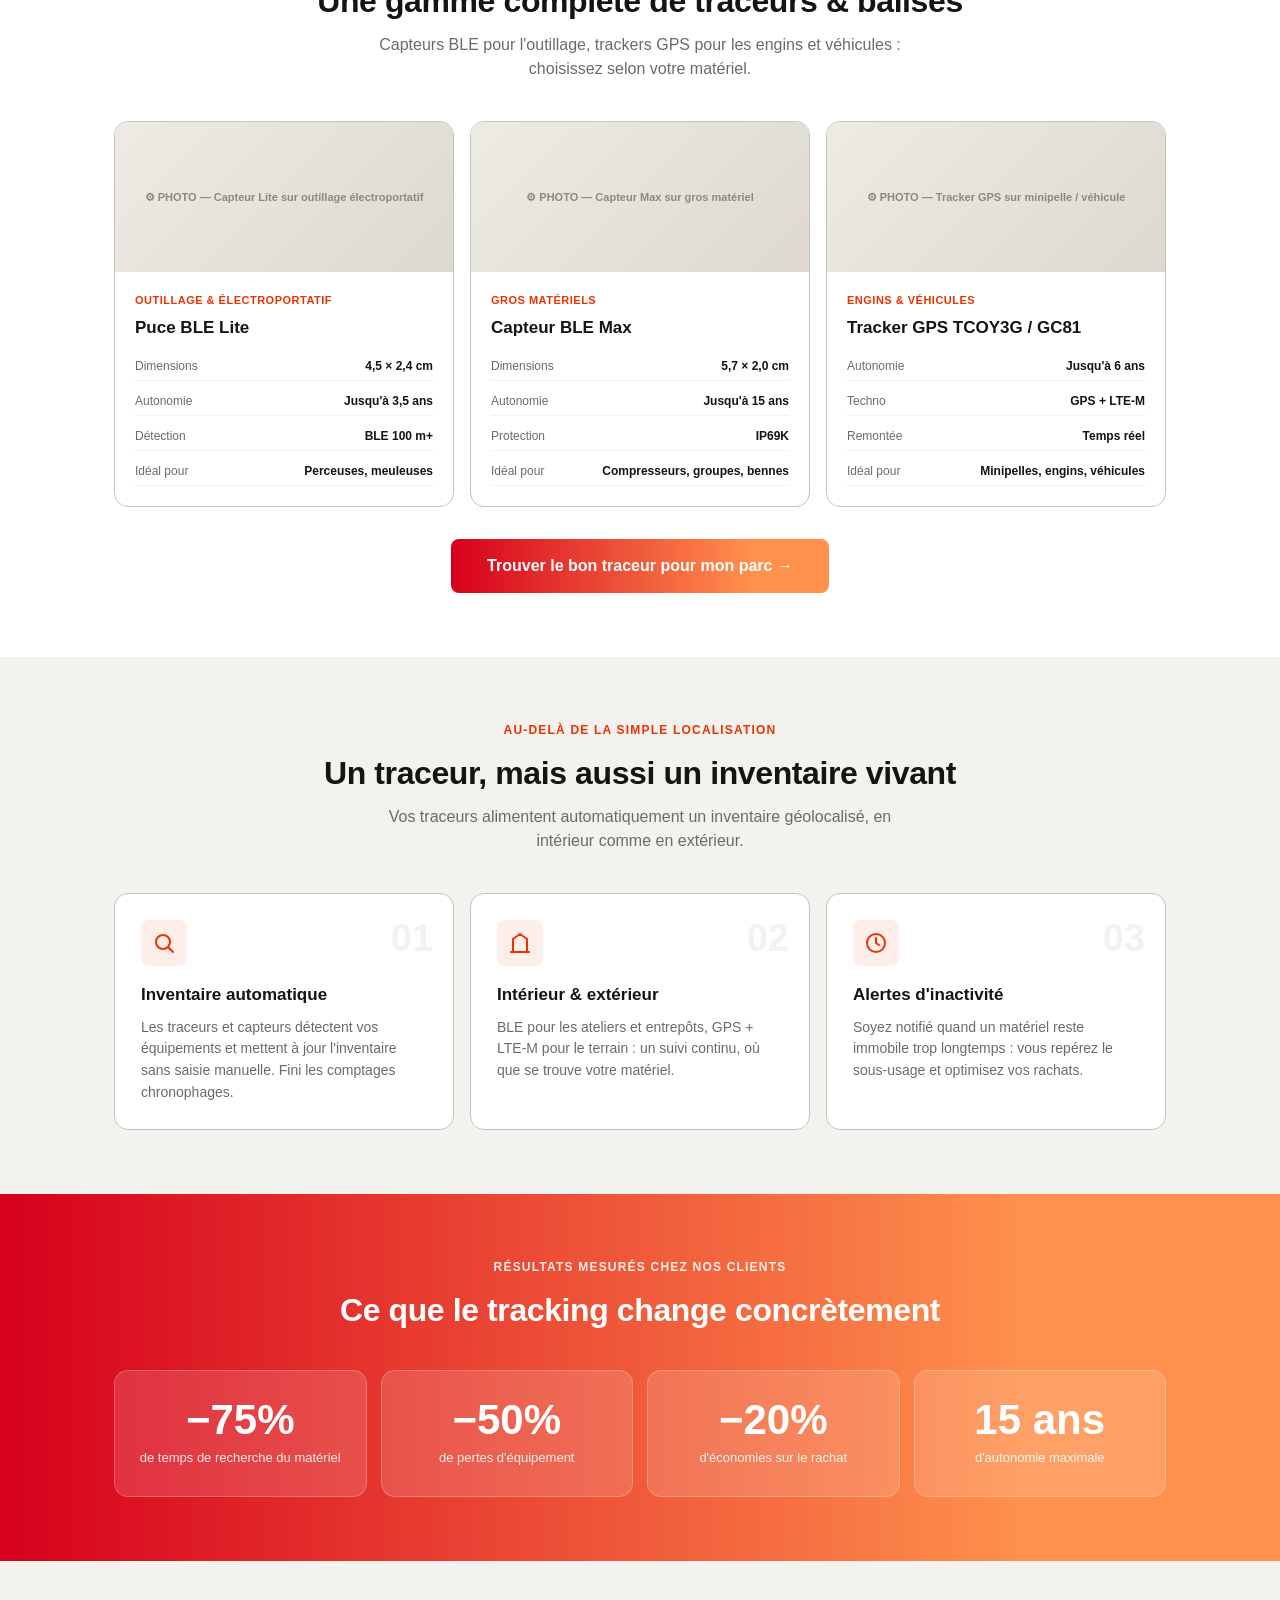
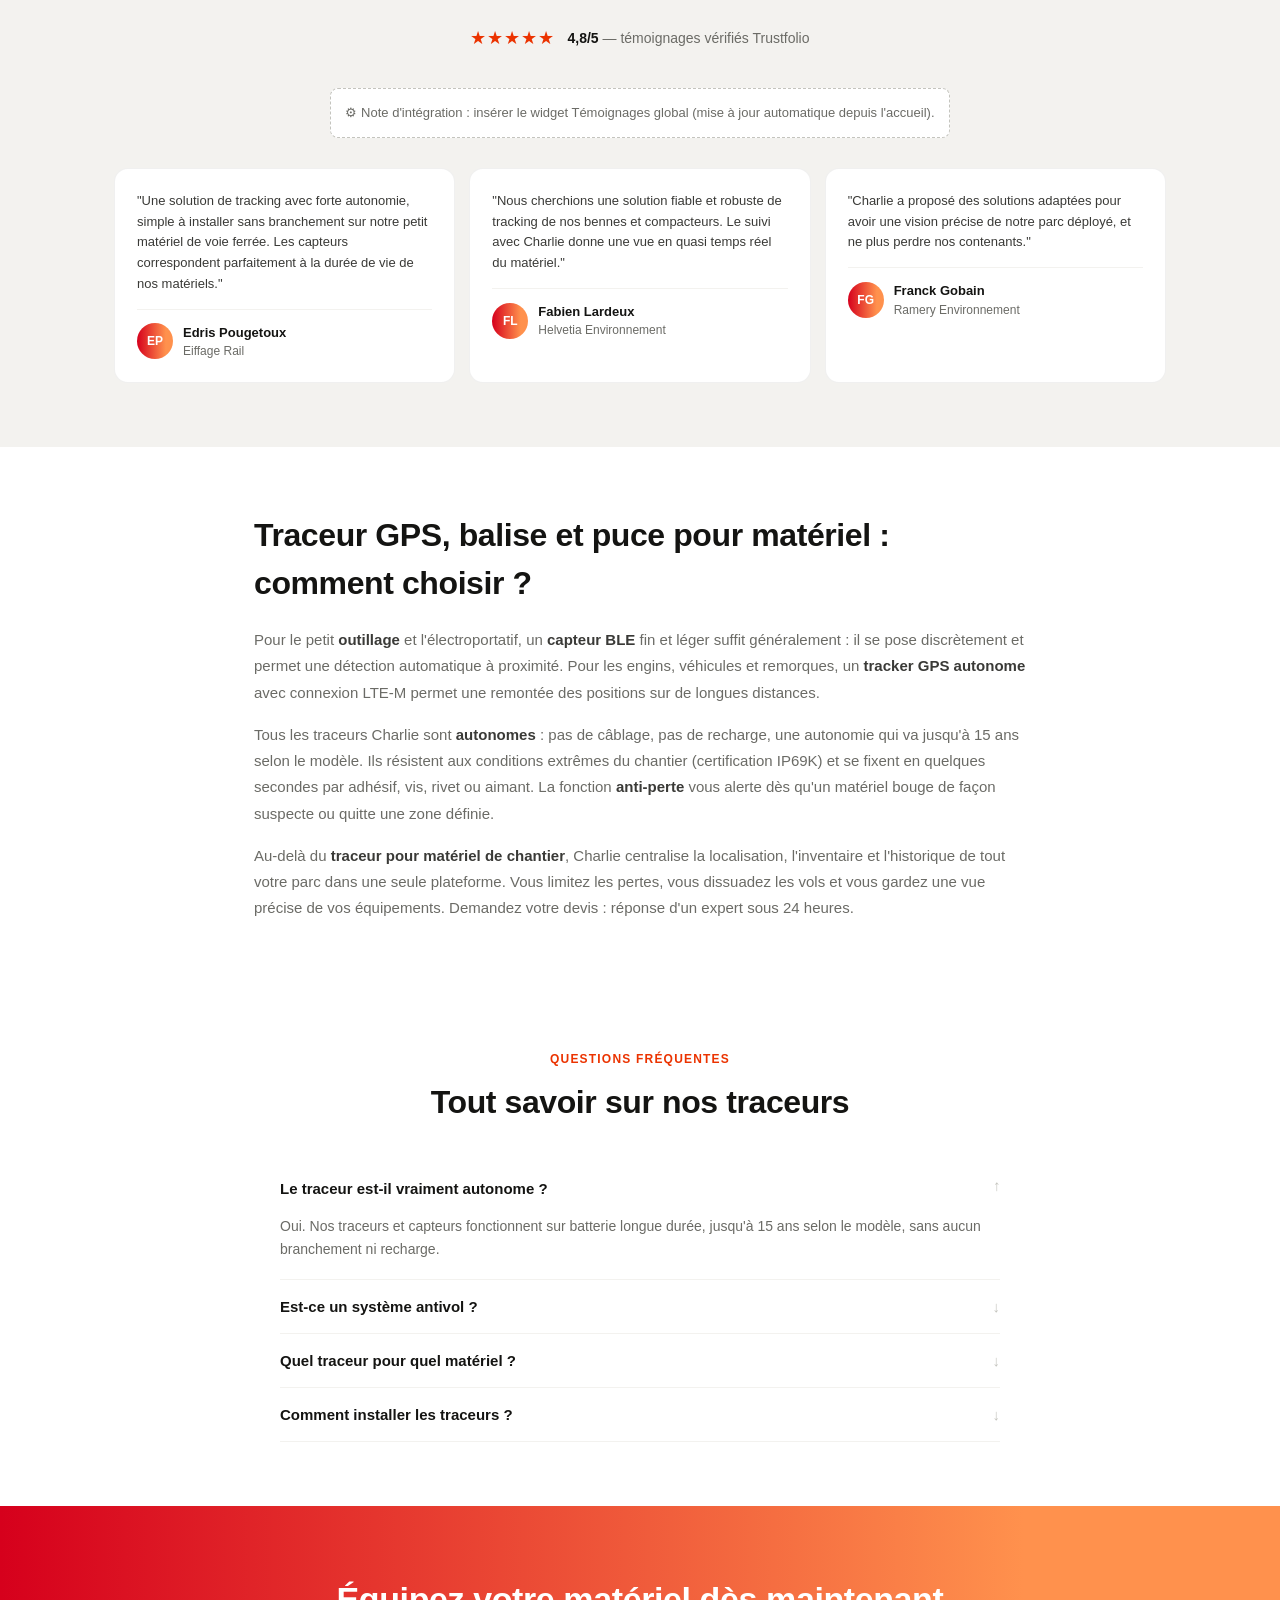
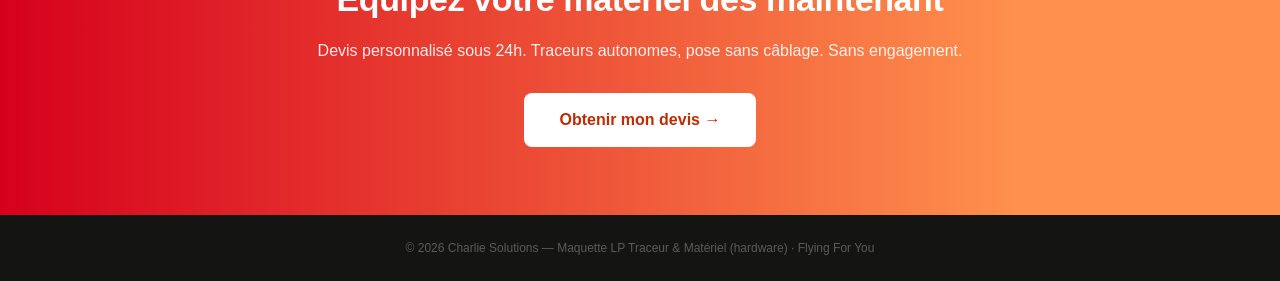
<file: traceur-materiel.html>
<!DOCTYPE html>
<html lang="fr">
<head>
<meta charset="UTF-8">
<meta name="viewport" content="width=device-width, initial-scale=1.0">
<title>Traceur GPS & balise autonome pour matériel et outillage | Charlie Solutions</title>
<meta name="description" content="Traceurs GPS, balises et puces autonomes pour matériel, outillage et engins. Anti-perte, alertes mouvements suspects, autonomie jusqu'à 15 ans, pose sans câblage. Devis en 24h.">
<link rel="stylesheet" href="assets/styles.css">
<style>
.tr-grid{display:grid;grid-template-columns:repeat(3,1fr);gap:16px}
.tr-c{border:1px solid var(--g300);border-radius:var(--rl);overflow:hidden;display:flex;flex-direction:column;background:#fff}
.tr-img{width:100%;height:150px;background:linear-gradient(135deg,#edebe4,#ddd9cf);display:flex;align-items:center;justify-content:center;color:#8a897f;font-size:11px;font-weight:600;text-align:center;padding:10px}
.tr-body{padding:20px;display:flex;flex-direction:column;flex:1}
.tr-usage{font-size:11px;font-weight:700;color:var(--or);text-transform:uppercase;letter-spacing:.5px;margin-bottom:6px}
.tr-prod{font-size:17px;font-weight:700;margin-bottom:12px}
.tr-specs{display:flex;flex-direction:column;gap:6px;margin-top:auto}
.tr-spec{display:flex;justify-content:space-between;font-size:12px;padding:5px 0;border-bottom:1px solid var(--g100)}
.tr-spec .k{color:var(--g500)}.tr-spec .v{font-weight:600}
.bn-grid{display:grid;grid-template-columns:repeat(4,1fr);gap:14px}
.bn{background:var(--noir2);border:1px solid rgba(255,255,255,.08);border-radius:var(--rl);padding:24px;text-align:center}
.bn .ic{width:46px;height:46px;background:rgba(235,51,0,.18);border-radius:var(--r);display:flex;align-items:center;justify-content:center;margin:0 auto 14px}
.bn .ic svg{width:24px;height:24px;stroke:var(--or);fill:none;stroke-width:2;stroke-linecap:round;stroke-linejoin:round}
.bn h3{font-size:15px;font-weight:700;color:#fff;margin-bottom:7px}
.bn p{font-size:13px;color:rgba(255,255,255,.6);line-height:1.5}
@media(max-width:900px){.tr-grid{grid-template-columns:1fr}.bn-grid{grid-template-columns:1fr 1fr}}
</style>
</head>
<body>

<nav class="nav">
  <div class="nav-i">
    <a href="index.html" class="logo"><span class="logo-dot"></span>Charlie Solutions</a>
    <div class="nav-links"><a href="index.html">&larr; Vue d'ensemble</a><a href="#form" class="nav-cta">Devis en 24h</a></div>
  </div>
</nav>

<!-- HERO HARDWARE / ANTIVOL -->
<section class="hero">
  <div class="hero-video-bg"><div class="vid-ph">
    <svg viewBox="0 0 1100 600" preserveAspectRatio="xMidYMid slice" xmlns="http://www.w3.org/2000/svg">
      <defs><pattern id="gt" width="48" height="48" patternUnits="userSpaceOnUse"><path d="M48 0H0V48" fill="none" stroke="#fff" stroke-width="1"/></pattern></defs>
      <rect width="1100" height="600" fill="url(#gt)"/>
      <circle cx="320" cy="220" r="6" fill="#FF914D"/><circle cx="320" cy="220" r="18" fill="none" stroke="#FF914D" stroke-width="2" opacity=".5"/>
      <circle cx="780" cy="320" r="6" fill="#FF914D"/><circle cx="780" cy="320" r="18" fill="none" stroke="#FF914D" stroke-width="2" opacity=".5"/>
    </svg>
  </div></div>
  <span class="vid-tag"><span class="dot"></span>VIDÉO DE FOND — traceurs GPS posés sur du matériel (MP4 à intégrer)</span>
  <div class="wrap">
    <div class="hero-grid">
      <div>
        <div class="hero-eyebrow">Traceurs GPS, balises &amp; puces pour matériel</div>
        <h1>Le traceur GPS qui ne lâche <span class="hl">jamais votre matériel</span>.</h1>
        <p class="hero-sub">Balises et traceurs GPS autonomes pour outillage, engins et véhicules. Anti-perte et alertes sur mouvements suspects, jusqu'à 15 ans d'autonomie. Posés en quelques secondes, sans câblage ni abonnement caché.</p>
        <div class="hero-bullets">
          <div class="hb"><span class="hb-ic"><svg viewBox="0 0 12 12"><polyline points="2,6 5,9 10,3"/></svg></span>Traceur autonome — aucune recharge, aucun branchement</div>
          <div class="hb"><span class="hb-ic"><svg viewBox="0 0 12 12"><polyline points="2,6 5,9 10,3"/></svg></span>Alertes anti-perte et mouvements suspects</div>
          <div class="hb"><span class="hb-ic"><svg viewBox="0 0 12 12"><polyline points="2,6 5,9 10,3"/></svg></span>Du petit outillage aux engins de chantier</div>
        </div>
      </div>
      <div class="form-card" id="form">
        <h2>Recevez votre devis en 24h</h2>
        <p class="fsub">Réponse d'un expert — sans engagement</p>
        <div class="fg-row">
          <div class="fg"><label>Prénom <span class="req">*</span></label><input type="text"></div>
          <div class="fg"><label>Nom <span class="req">*</span></label><input type="text"></div>
        </div>
        <div class="fg"><label>Société <span class="req">*</span></label><input type="text"></div>
        <div class="fg-row">
          <div class="fg"><label>Email pro <span class="req">*</span></label><input type="email"></div>
          <div class="fg"><label>Téléphone <span class="req">*</span></label><input type="tel"></div>
        </div>
        <div class="fg-row">
          <div class="fg"><label>Type de matériel <span class="new-badge">qualif</span></label>
            <select><option value="">—</option><option>Outillage / électroportatif</option><option>Engins de chantier</option><option>Véhicules / remorques</option><option>Bennes / conteneurs</option><option>Mixte</option></select>
          </div>
          <div class="fg"><label>Quantité <span class="req">*</span></label><select><option value="">—</option><option>0-100</option><option>100-250</option><option>250-500</option><option>500-1000</option><option>+1000</option></select></div>
        </div>
        <div class="fg"><label>Besoin principal <span class="req">*</span><span class="new-badge">qualif</span></label>
          <select><option value="">—</option><option>Anti-perte / mouvements suspects</option><option>Suivi &amp; productivité</option><option>Inventaire / traçabilité</option><option>Autre</option></select>
        </div>
        <div class="fg"><label>Message</label><textarea rows="3" style="height:auto;min-height:68px;resize:vertical" placeholder="Précisez votre besoin (optionnel)"></textarea></div>
        <button class="form-btn">Obtenir mon devis →</button>
        <p class="form-foot">Réponse sous 24h · *Champs obligatoires</p>
      </div>
    </div>
  </div>
</section>

<!-- LOGOS -->
<section class="logos">
  <div class="wrap">
    <p>Ils nous font confiance</p>
    <div class="logos-row">
      <span class="logo-chip">VINCI</span><span class="logo-chip">EIFFAGE RAIL</span><span class="logo-chip">SNCF RÉSEAU</span><span class="logo-chip">EUROVIA</span><span class="logo-chip">NGE</span><span class="logo-chip">ENEDIS</span><span class="logo-chip">EQUANS</span><span class="logo-chip">RATP</span><span class="logo-chip">MANITOWOC</span><span class="logo-chip">RAMERY</span>
    </div>
  </div>
</section>

<!-- BÉNÉFICES (noir) couvre antivol, autonomie, robustesse, pose -->
<section class="section dark">
  <div class="wrap">
    <p class="sec-tag">Pensé pour le chantier</p>
    <h2 class="sec-h2">Un traceur qui tient dans la durée</h2>
    <p class="sec-intro">Les contraintes du terrain ne pardonnent pas. Nos traceurs sont conçus pour y résister.</p>
    <div class="bn-grid">
      <div class="bn"><div class="ic"><svg viewBox="0 0 24 24"><circle cx="12" cy="12" r="9"/><path d="M12 7v5l3 2"/></svg></div><h3>Jusqu'à 15 ans</h3><p>D'autonomie selon le modèle. Aucune recharge, aucun entretien.</p></div>
      <div class="bn"><div class="ic"><svg viewBox="0 0 24 24"><path d="M12 22s8-4 8-10V5l-8-3-8 3v7c0 6 8 10 8 10z"/></svg></div><h3>Anti-perte &amp; mouvements suspects</h3><p>Alerte immédiate en cas de mouvement suspect ou de sortie de zone.</p></div>
      <div class="bn"><div class="ic"><svg viewBox="0 0 24 24"><path d="M3 12h4l3 8 4-16 3 8h4"/></svg></div><h3>IP69K</h3><p>Résistant aux chocs, à l'eau, à la poussière et aux conditions extrêmes.</p></div>
      <div class="bn"><div class="ic"><svg viewBox="0 0 24 24"><path d="M14.7 6.3a4 4 0 0 1 0 5.6l-1.4 1.4-5.6-5.6 1.4-1.4a4 4 0 0 1 5.6 0z"/><path d="M7 11l-4 4 3 3 4-4"/></svg></div><h3>Pose sans outil</h3><p>Adhésif 3M, vis, rivet ou aimant. Installé en quelques secondes.</p></div>
    </div>
  </div>
</section>

<!-- GAMME DE TRACEURS par type de matériel -->
<section class="section">
  <div class="wrap">
    <p class="sec-tag">Le bon traceur pour chaque matériel</p>
    <h2 class="sec-h2">Une gamme complète de traceurs &amp; balises</h2>
    <p class="sec-intro">Capteurs BLE pour l'outillage, trackers GPS pour les engins et véhicules : choisissez selon votre matériel.</p>
    <div class="tr-grid">
      <div class="tr-c"><div class="tr-img">⚙ PHOTO — Capteur Lite sur outillage électroportatif</div><div class="tr-body"><div class="tr-usage">Outillage &amp; électroportatif</div><div class="tr-prod">Puce BLE Lite</div><div class="tr-specs"><div class="tr-spec"><span class="k">Dimensions</span><span class="v">4,5 × 2,4 cm</span></div><div class="tr-spec"><span class="k">Autonomie</span><span class="v">Jusqu'à 3,5 ans</span></div><div class="tr-spec"><span class="k">Détection</span><span class="v">BLE 100 m+</span></div><div class="tr-spec"><span class="k">Idéal pour</span><span class="v">Perceuses, meuleuses</span></div></div></div></div>
      <div class="tr-c"><div class="tr-img">⚙ PHOTO — Capteur Max sur gros matériel</div><div class="tr-body"><div class="tr-usage">Gros matériels</div><div class="tr-prod">Capteur BLE Max</div><div class="tr-specs"><div class="tr-spec"><span class="k">Dimensions</span><span class="v">5,7 × 2,0 cm</span></div><div class="tr-spec"><span class="k">Autonomie</span><span class="v">Jusqu'à 15 ans</span></div><div class="tr-spec"><span class="k">Protection</span><span class="v">IP69K</span></div><div class="tr-spec"><span class="k">Idéal pour</span><span class="v">Compresseurs, groupes, bennes</span></div></div></div></div>
      <div class="tr-c"><div class="tr-img">⚙ PHOTO — Tracker GPS sur minipelle / véhicule</div><div class="tr-body"><div class="tr-usage">Engins &amp; véhicules</div><div class="tr-prod">Tracker GPS TCOY3G / GC81</div><div class="tr-specs"><div class="tr-spec"><span class="k">Autonomie</span><span class="v">Jusqu'à 6 ans</span></div><div class="tr-spec"><span class="k">Techno</span><span class="v">GPS + LTE-M</span></div><div class="tr-spec"><span class="k">Remontée</span><span class="v">Temps réel</span></div><div class="tr-spec"><span class="k">Idéal pour</span><span class="v">Minipelles, engins, véhicules</span></div></div></div></div>
    </div>
    <div style="text-align:center;margin-top:32px"><a href="#form" class="cta-btn" style="background:var(--grad);color:#fff;display:inline-block">Trouver le bon traceur pour mon parc →</a></div>
  </div>
</section>

<!-- INVENTAIRE + INTÉRIEUR/EXTÉRIEUR (contenu site + gap UBI) -->
<section class="section gray">
  <div class="wrap">
    <p class="sec-tag">Au-delà de la simple localisation</p>
    <h2 class="sec-h2">Un traceur, mais aussi un inventaire vivant</h2>
    <p class="sec-intro">Vos traceurs alimentent automatiquement un inventaire géolocalisé, en intérieur comme en extérieur.</p>
    <div class="how-grid">
      <div class="how-c"><div class="hc-ic"><svg viewBox="0 0 24 24"><circle cx="11" cy="11" r="7"/><path d="M21 21l-4.3-4.3"/></svg></div><h3>Inventaire automatique</h3><p>Les traceurs et capteurs détectent vos équipements et mettent à jour l'inventaire sans saisie manuelle. Fini les comptages chronophages.</p></div>
      <div class="how-c"><div class="hc-ic"><svg viewBox="0 0 24 24"><path d="M3 21h18M5 21V8l7-5 7 5v13"/></svg></div><h3>Intérieur &amp; extérieur</h3><p>BLE pour les ateliers et entrepôts, GPS + LTE-M pour le terrain : un suivi continu, où que se trouve votre matériel.</p></div>
      <div class="how-c"><div class="hc-ic"><svg viewBox="0 0 24 24"><circle cx="12" cy="12" r="9"/><path d="M12 7v5l3 2"/></svg></div><h3>Alertes d'inactivité</h3><p>Soyez notifié quand un matériel reste immobile trop longtemps : vous repérez le sous-usage et optimisez vos rachats.</p></div>
    </div>
  </div>
</section>

<!-- STATS -->
<section class="section red">
  <div class="wrap">
    <p class="sec-tag">Résultats mesurés chez nos clients</p>
    <h2 class="sec-h2" style="margin-bottom:36px">Ce que le tracking change concrètement</h2>
    <div class="stats-grid">
      <div class="stat"><div class="num">−75%</div><div class="lbl">de temps de recherche du matériel</div></div>
      <div class="stat"><div class="num">−50%</div><div class="lbl">de pertes d'équipement</div></div>
      <div class="stat"><div class="num">−20%</div><div class="lbl">d'économies sur le rachat</div></div>
      <div class="stat"><div class="num">15 ans</div><div class="lbl">d'autonomie maximale</div></div>
    </div>
  </div>
</section>

<!-- TESTIMONIALS -->
<section class="section gray">
  <div class="wrap">
    <div class="testi-head"><span style="color:var(--or);font-size:18px;letter-spacing:1px">★★★★★</span><span style="font-size:14px;color:var(--g500)"><strong style="color:var(--noir)">4,8/5</strong> — témoignages vérifiés Trustfolio</span></div>
    <div class="testi-note">⚙ Note d'intégration : insérer le widget Témoignages global (mise à jour automatique depuis l'accueil).</div>
    <div class="testi-grid">
      <div class="tc"><p class="q">"Une solution de tracking avec forte autonomie, simple à installer sans branchement sur notre petit matériel de voie ferrée. Les capteurs correspondent parfaitement à la durée de vie de nos matériels."</p><div class="a"><div class="av">EP</div><div><div class="nm">Edris Pougetoux</div><div class="co">Eiffage Rail</div></div></div></div>
      <div class="tc"><p class="q">"Nous cherchions une solution fiable et robuste de tracking de nos bennes et compacteurs. Le suivi avec Charlie donne une vue en quasi temps réel du matériel."</p><div class="a"><div class="av">FL</div><div><div class="nm">Fabien Lardeux</div><div class="co">Helvetia Environnement</div></div></div></div>
      <div class="tc"><p class="q">"Charlie a proposé des solutions adaptées pour avoir une vision précise de notre parc déployé, et ne plus perdre nos contenants."</p><div class="a"><div class="av">FG</div><div><div class="nm">Franck Gobain</div><div class="co">Ramery Environnement</div></div></div></div>
    </div>
  </div>
</section>

<!-- BLOC RÉDACTIONNEL SEO -->
<section class="section">
  <div class="wrap" style="max-width:820px">
    <h2 class="sec-h2" style="text-align:left;margin-bottom:20px">Traceur GPS, balise et puce pour matériel : comment choisir ?</h2>
    <div style="color:var(--g500);font-size:15px;line-height:1.75">
      <p style="margin-bottom:16px">Pour le petit <strong style="color:var(--g700)">outillage</strong> et l'électroportatif, un <strong style="color:var(--g700)">capteur BLE</strong> fin et léger suffit généralement : il se pose discrètement et permet une détection automatique à proximité. Pour les engins, véhicules et remorques, un <strong style="color:var(--g700)">tracker GPS autonome</strong> avec connexion LTE-M permet une remontée des positions sur de longues distances.</p>
      <p style="margin-bottom:16px">Tous les traceurs Charlie sont <strong style="color:var(--g700)">autonomes</strong> : pas de câblage, pas de recharge, une autonomie qui va jusqu'à 15 ans selon le modèle. Ils résistent aux conditions extrêmes du chantier (certification IP69K) et se fixent en quelques secondes par adhésif, vis, rivet ou aimant. La fonction <strong style="color:var(--g700)">anti-perte</strong> vous alerte dès qu'un matériel bouge de façon suspecte ou quitte une zone définie.</p>
      <p>Au-delà du <strong style="color:var(--g700)">traceur pour matériel de chantier</strong>, Charlie centralise la localisation, l'inventaire et l'historique de tout votre parc dans une seule plateforme. Vous limitez les pertes, vous dissuadez les vols et vous gardez une vue précise de vos équipements. Demandez votre devis : réponse d'un expert sous 24 heures.</p>
    </div>
  </div>
</section>


<!-- FAQ -->
<section class="section">
  <div class="wrap">
    <p class="sec-tag">Questions fréquentes</p>
    <h2 class="sec-h2" style="margin-bottom:36px">Tout savoir sur nos traceurs</h2>
    <div class="faq-wrap">
      <div class="faq-item open"><button class="faq-q" onclick="tf(this)">Le traceur est-il vraiment autonome ?<span class="faq-ar">↓</span></button><div class="faq-a"><p>Oui. Nos traceurs et capteurs fonctionnent sur batterie longue durée, jusqu'à 15 ans selon le modèle, sans aucun branchement ni recharge.</p></div></div>
      <div class="faq-item"><button class="faq-q" onclick="tf(this)">Est-ce un système antivol ?<span class="faq-ar">↓</span></button><div class="faq-a"><p>Charlie n'est pas un antivol à proprement parler, mais il aide à prévenir pertes et vols : vous êtes alerté en cas de mouvement suspect ou de sortie de zone, et vous disposez du dernier point connu pour réagir vite.</p></div></div>
      <div class="faq-item"><button class="faq-q" onclick="tf(this)">Quel traceur pour quel matériel ?<span class="faq-ar">↓</span></button><div class="faq-a"><p>Pour l'outillage : une puce BLE fine et légère. Pour les gros matériels exposés : un capteur Max ultra-résistant. Pour les engins et véhicules : un tracker GPS + LTE-M en temps réel. Nos experts vous orientent selon votre parc.</p></div></div>
      <div class="faq-item"><button class="faq-q" onclick="tf(this)">Comment installer les traceurs ?<span class="faq-ar">↓</span></button><div class="faq-a"><p>Sans outil : adhésif 3M pré-installé, vis, rivet ou aimant selon le modèle. La pose prend quelques secondes par équipement, et nos équipes peuvent vous accompagner.</p></div></div>
    </div>
  </div>
</section>

<!-- CTA -->
<section class="cta">
  <div class="wrap">
    <h2>Équipez votre matériel dès maintenant</h2>
    <p>Devis personnalisé sous 24h. Traceurs autonomes, pose sans câblage. Sans engagement.</p>
    <a href="#form" class="cta-btn">Obtenir mon devis →</a>
  </div>
</section>

<footer><p>© 2026 Charlie Solutions — Maquette LP Traceur &amp; Matériel (hardware) · Flying For You</p></footer>

<script>
function tf(b){var i=b.closest('.faq-item');var o=i.classList.contains('open');document.querySelectorAll('.faq-item.open').forEach(function(e){e.classList.remove('open')});if(!o)i.classList.add('open')}
</script>
</body>
</html>
</file>
<file: assets/styles.css>
/* ============================================================
   CHARLIE SOLUTIONS — Design system partagé (maquettes LP)
   Charte : rouge #eb3300 + gradient #d6001c -> #FF914D
   ============================================================ */
:root{
  --or:#eb3300;
  --or-d:#c22a00;
  --or-l:#fdeee9;
  --grad:linear-gradient(to right,#d6001c 0%,#FF914D 80%);
  --noir:#141412;
  --noir2:#1f1f1c;
  --g700:#3a3a37;
  --g500:#6b6b66;
  --g300:#c4c4be;
  --g100:#f3f2ef;
  --blanc:#ffffff;
  --r:8px;
  --rl:14px;
  --shadow:0 8px 30px rgba(0,0,0,.12);
  --shadow-lg:0 20px 50px rgba(0,0,0,.4);
}
*{margin:0;padding:0;box-sizing:border-box}
html{scroll-behavior:smooth}
body{font-family:'Helvetica Neue',Arial,sans-serif;color:var(--noir);background:var(--blanc);-webkit-font-smoothing:antialiased;line-height:1.5}
img{max-width:100%;display:block}
.wrap{max-width:1100px;margin:0 auto;padding:0 24px}

/* NAV */
.nav{position:sticky;top:0;z-index:100;background:rgba(20,20,18,.95);backdrop-filter:blur(8px);border-bottom:1px solid rgba(255,255,255,.08)}
.nav-i{max-width:1100px;margin:0 auto;padding:0 24px;display:flex;align-items:center;justify-content:space-between;height:62px}
.logo{display:flex;align-items:center;gap:8px;font-weight:700;font-size:18px;color:#fff;text-decoration:none}
.logo-dot{width:26px;height:26px;background:var(--grad);border-radius:50%}
.nav-links{display:flex;gap:22px;align-items:center}
.nav-links a{color:rgba(255,255,255,.75);text-decoration:none;font-size:14px;font-weight:500}
.nav-links a:hover{color:#fff}
.nav-cta{background:var(--grad);color:#fff;border:none;padding:10px 20px;border-radius:var(--r);font-size:14px;font-weight:600;cursor:pointer;text-decoration:none}

/* HERO */
.hero{position:relative;background:var(--noir);overflow:hidden;padding:64px 0 72px}
.hero-video-bg{position:absolute;inset:0;z-index:0;overflow:hidden}
.hero-video-bg .vid-ph{width:100%;height:100%;background:
  linear-gradient(125deg,rgba(20,20,18,.93) 0%,rgba(20,20,18,.72) 45%,rgba(214,0,28,.35) 100%);
  position:relative}
.hero-video-bg svg{position:absolute;inset:0;width:100%;height:100%;opacity:.18}
.vid-tag{position:absolute;top:16px;left:16px;z-index:3;display:inline-flex;align-items:center;gap:7px;background:rgba(0,0,0,.5);color:#fff;font-size:11px;font-weight:600;padding:5px 11px;border-radius:100px;border:1px solid rgba(255,255,255,.18)}
.vid-tag .dot{width:7px;height:7px;background:var(--or);border-radius:50%}
.hero-grid{position:relative;z-index:2;display:grid;grid-template-columns:1fr 410px;gap:48px;align-items:start}
.hero-eyebrow{display:inline-flex;align-items:center;gap:7px;background:rgba(235,51,0,.18);color:#fff;font-size:13px;font-weight:600;padding:6px 13px;border-radius:100px;margin-bottom:20px;border:1px solid rgba(235,51,0,.45)}
.hero h1{font-size:44px;line-height:1.08;font-weight:700;margin-bottom:18px;letter-spacing:-.5px;color:#fff}
.hero h1 .hl{background:var(--grad);-webkit-background-clip:text;background-clip:text;-webkit-text-fill-color:transparent}
.hero-sub{font-size:17px;color:rgba(255,255,255,.72);line-height:1.6;margin-bottom:26px}
.hero-bullets{display:flex;flex-direction:column;gap:12px}
.hb{display:flex;align-items:flex-start;gap:11px;font-size:15px;color:rgba(255,255,255,.9)}
.hb-ic{width:22px;height:22px;background:rgba(235,51,0,.25);border-radius:50%;display:flex;align-items:center;justify-content:center;flex-shrink:0;margin-top:1px}
.hb-ic svg{width:12px;height:12px;stroke:var(--or);stroke-width:3;fill:none;stroke-linecap:round;stroke-linejoin:round}

/* FORM */
.form-card{background:#fff;border-radius:var(--rl);padding:24px;box-shadow:var(--shadow-lg);border:1px solid rgba(0,0,0,.05)}
.form-card h2{font-size:18px;font-weight:700;margin-bottom:4px}
.form-card .fsub{font-size:13px;color:var(--g500);margin-bottom:16px}
.fg{margin-bottom:11px}
.fg label{display:block;font-size:12px;font-weight:600;color:var(--g700);margin-bottom:4px}
.fg label .req{color:var(--or)}
.fg input,.fg select,.fg textarea{width:100%;padding:9px 12px;border:1.5px solid var(--g300);border-radius:var(--r);font-size:14px;font-family:inherit;color:var(--noir);background:#fff;outline:none;transition:border-color .15s}
.fg input:focus,.fg select:focus,.fg textarea:focus{border-color:var(--or)}
.fg textarea{resize:none;height:38px}
.fg-row{display:grid;grid-template-columns:1fr 1fr;gap:9px}
.form-btn{width:100%;background:var(--grad);color:#fff;border:none;padding:13px;border-radius:var(--r);font-size:15px;font-weight:700;cursor:pointer;margin-top:4px;font-family:inherit;transition:filter .15s}
.form-btn:hover{filter:brightness(1.07)}
.form-foot{font-size:11px;color:var(--g500);text-align:center;margin-top:8px}
.new-badge{display:inline-block;font-size:10px;font-weight:700;color:var(--or);background:var(--or-l);padding:2px 7px;border-radius:100px;margin-left:6px;vertical-align:middle}

/* LOGOS */
.logos{background:#fff;padding:30px 0;border-bottom:1px solid var(--g100)}
.logos p{text-align:center;font-size:12px;font-weight:700;color:var(--g500);text-transform:uppercase;letter-spacing:1px;margin-bottom:18px}
.logos-row{display:flex;align-items:center;justify-content:center;flex-wrap:wrap;gap:14px 30px}
.logo-chip{font-size:14px;font-weight:700;color:var(--g500);white-space:nowrap;opacity:.7}

/* SECTIONS */
.section{padding:64px 0}
.sec-tag{font-size:12px;font-weight:700;color:var(--or);text-transform:uppercase;letter-spacing:1.2px;margin-bottom:10px;text-align:center}
.sec-h2{font-size:32px;font-weight:700;text-align:center;letter-spacing:-.4px;margin-bottom:8px}
.sec-h2 .hl{background:var(--grad);-webkit-background-clip:text;background-clip:text;-webkit-text-fill-color:transparent}
.sec-intro{text-align:center;color:var(--g500);font-size:16px;max-width:560px;margin:0 auto 40px}

.dark{background:var(--noir);color:#fff}
.dark .sec-h2{color:#fff}
.dark .sec-intro{color:rgba(255,255,255,.6)}
.gray{background:var(--g100)}

/* PROBLEM cards */
.prob-grid{display:grid;grid-template-columns:repeat(3,1fr);gap:16px}
.prob-card{background:var(--noir2);border:1px solid rgba(255,255,255,.08);border-radius:var(--rl);padding:28px}
.prob-card .pc-ic{width:46px;height:46px;background:rgba(235,51,0,.18);border-radius:var(--r);display:flex;align-items:center;justify-content:center;margin-bottom:14px}
.prob-card .pc-ic svg{width:24px;height:24px;stroke:var(--or);fill:none;stroke-width:2;stroke-linecap:round;stroke-linejoin:round}
.prob-card h3{font-size:30px;font-weight:700;margin-bottom:6px;background:var(--grad);-webkit-background-clip:text;background-clip:text;-webkit-text-fill-color:transparent;display:inline-block}
.prob-card p{font-size:14px;color:rgba(255,255,255,.62);line-height:1.55}

/* STATS (gradient) */
.red{background:var(--grad)}
.red .sec-tag{color:rgba(255,255,255,.9)}
.red .sec-h2{color:#fff}
.stats-grid{display:grid;grid-template-columns:repeat(4,1fr);gap:14px}
.stat{background:rgba(255,255,255,.14);border:1px solid rgba(255,255,255,.22);border-radius:var(--rl);padding:28px 18px;text-align:center;backdrop-filter:blur(2px)}
.stat .num{font-size:42px;font-weight:700;color:#fff;line-height:1}
.stat .lbl{font-size:13px;color:rgba(255,255,255,.9);margin-top:8px;line-height:1.4}

/* EXPERTISE */
.exp-grid{display:grid;grid-template-columns:repeat(3,1fr);gap:16px}
.exp-c{border:1px solid var(--g300);border-radius:var(--rl);overflow:hidden;background:#fff;transition:transform .2s,box-shadow .2s}
.exp-c:hover{transform:translateY(-4px);box-shadow:var(--shadow)}
.exp-img{width:100%;height:170px;background:var(--g100);display:block}
.exp-body{padding:22px}
.exp-c h3{font-size:17px;font-weight:700;margin-bottom:10px}
.exp-c ul{list-style:none;display:flex;flex-direction:column;gap:7px}
.exp-c li{font-size:13px;color:var(--g700);display:flex;gap:8px;line-height:1.45}
.exp-c li::before{content:'';width:6px;height:6px;background:var(--grad);border-radius:50%;margin-top:6px;flex-shrink:0}

/* HOW */
.how-grid{display:grid;grid-template-columns:repeat(3,1fr);gap:16px;counter-reset:s}
.how-c{background:#fff;border:1px solid var(--g300);border-radius:var(--rl);padding:26px;position:relative;counter-increment:s}
.how-c::before{content:"0" counter(s);font-size:38px;font-weight:700;color:var(--g100);position:absolute;top:16px;right:20px}
.how-c .hc-ic{width:46px;height:46px;background:var(--or-l);border-radius:var(--r);display:flex;align-items:center;justify-content:center;margin-bottom:16px}
.how-c .hc-ic svg{width:24px;height:24px;stroke:var(--or);fill:none;stroke-width:2;stroke-linecap:round;stroke-linejoin:round}
.how-c h3{font-size:17px;font-weight:700;margin-bottom:9px}
.how-c p{font-size:14px;color:var(--g500);line-height:1.55}

/* VIDEO testimonial */
.video-sec{background:var(--noir);padding:64px 0}
.video-sec .sec-h2{color:#fff}
.video-frame{max-width:820px;margin:24px auto 0;border-radius:var(--rl);overflow:hidden;position:relative;aspect-ratio:16/9;background:linear-gradient(120deg,rgba(20,20,18,.6),rgba(214,0,28,.25));display:flex;align-items:center;justify-content:center;border:1px solid rgba(255,255,255,.1)}
.play-btn{width:74px;height:74px;background:var(--grad);border-radius:50%;display:flex;align-items:center;justify-content:center;box-shadow:0 8px 30px rgba(214,0,28,.5);cursor:pointer}
.play-btn svg{width:26px;height:26px;fill:#fff;margin-left:4px}
.video-cap{text-align:center;color:rgba(255,255,255,.55);font-size:13px;margin-top:16px}

/* TESTIMONIALS */
.testi-head{display:flex;align-items:center;justify-content:center;gap:12px;margin-bottom:36px}
.testi-grid{display:grid;grid-template-columns:repeat(3,1fr);gap:14px}
.tc{background:#fff;border-radius:var(--rl);padding:22px;border:1px solid rgba(0,0,0,.06)}
.tc .q{font-size:13px;color:var(--g700);line-height:1.6;margin-bottom:14px}
.tc .a{display:flex;align-items:center;gap:10px;border-top:1px solid var(--g100);padding-top:13px}
.tc .av{width:36px;height:36px;border-radius:50%;background:var(--grad);color:#fff;font-weight:700;font-size:12px;display:flex;align-items:center;justify-content:center;flex-shrink:0}
.tc .nm{font-size:13px;font-weight:700}
.tc .co{font-size:12px;color:var(--g500)}
.testi-note{text-align:center;font-size:13px;color:var(--g500);background:#fff;border:1px dashed var(--g300);border-radius:var(--r);padding:14px;max-width:620px;margin:0 auto 30px;line-height:1.55}

/* FAQ */
.faq-wrap{max-width:720px;margin:0 auto}
.faq-item{border-bottom:1px solid var(--g100)}
.faq-q{width:100%;background:none;border:none;text-align:left;padding:18px 0;font-size:15px;font-weight:600;color:var(--noir);cursor:pointer;display:flex;justify-content:space-between;gap:16px;font-family:inherit}
.faq-q:hover{color:var(--or)}
.faq-ar{color:var(--g300);transition:transform .25s;flex-shrink:0}
.faq-a{max-height:0;overflow:hidden;transition:max-height .3s}
.faq-a p{font-size:14px;color:var(--g500);line-height:1.65;padding-bottom:18px}
.faq-item.open .faq-ar{transform:rotate(180deg)}
.faq-item.open .faq-a{max-height:260px}

/* CTA */
.cta{background:var(--grad);padding:68px 0;text-align:center}
.cta h2{font-size:34px;font-weight:700;color:#fff;margin-bottom:14px;letter-spacing:-.4px}
.cta p{color:rgba(255,255,255,.9);font-size:16px;margin-bottom:30px}
.cta-btn{display:inline-block;background:#fff;color:var(--or-d);padding:15px 36px;border-radius:var(--r);font-size:16px;font-weight:700;text-decoration:none;border:none;cursor:pointer;font-family:inherit;transition:transform .15s}
.cta-btn:hover{transform:translateY(-2px)}

footer{padding:24px 0;background:var(--noir);text-align:center}
footer p{font-size:12px;color:rgba(255,255,255,.3)}

@media(max-width:900px){
  .hero-grid{grid-template-columns:1fr;gap:32px}
  .prob-grid,.stats-grid,.exp-grid,.how-grid,.testi-grid{grid-template-columns:1fr}
  .hero h1{font-size:32px}
  .nav-links{display:none}
}

/* ===== Bloc 3 piliers (domaines d'expertise façon site) ===== */
.pillars{display:grid;grid-template-columns:repeat(3,1fr);gap:18px}
.pillar{background:var(--g100);border-radius:var(--rl);padding:32px 26px;display:flex;flex-direction:column}
.pillar h3{font-size:24px;font-weight:700;color:var(--or);text-align:center;margin-bottom:18px;letter-spacing:-.3px}
.pillar > p{font-size:14px;color:var(--g700);line-height:1.6;margin-bottom:14px}
.pillar ul{list-style:none;display:flex;flex-direction:column;gap:9px;margin-bottom:14px}
.pillar li{font-size:14px;color:var(--g700);display:flex;gap:9px;line-height:1.45}
.pillar li::before{content:'';width:6px;height:6px;background:var(--grad);border-radius:50%;margin-top:7px;flex-shrink:0}
.pillar .close{font-size:14px;color:var(--g700);font-weight:600;line-height:1.5;margin-top:auto;margin-bottom:18px}
.pillar .preview{border-radius:var(--r);overflow:hidden;background:#fff;border:1px solid var(--g300)}
.pillar .preview svg{display:block;width:100%}
.pillars-cta{text-align:center;margin-top:32px}
@media(max-width:900px){.pillars{grid-template-columns:1fr}}
</file>
